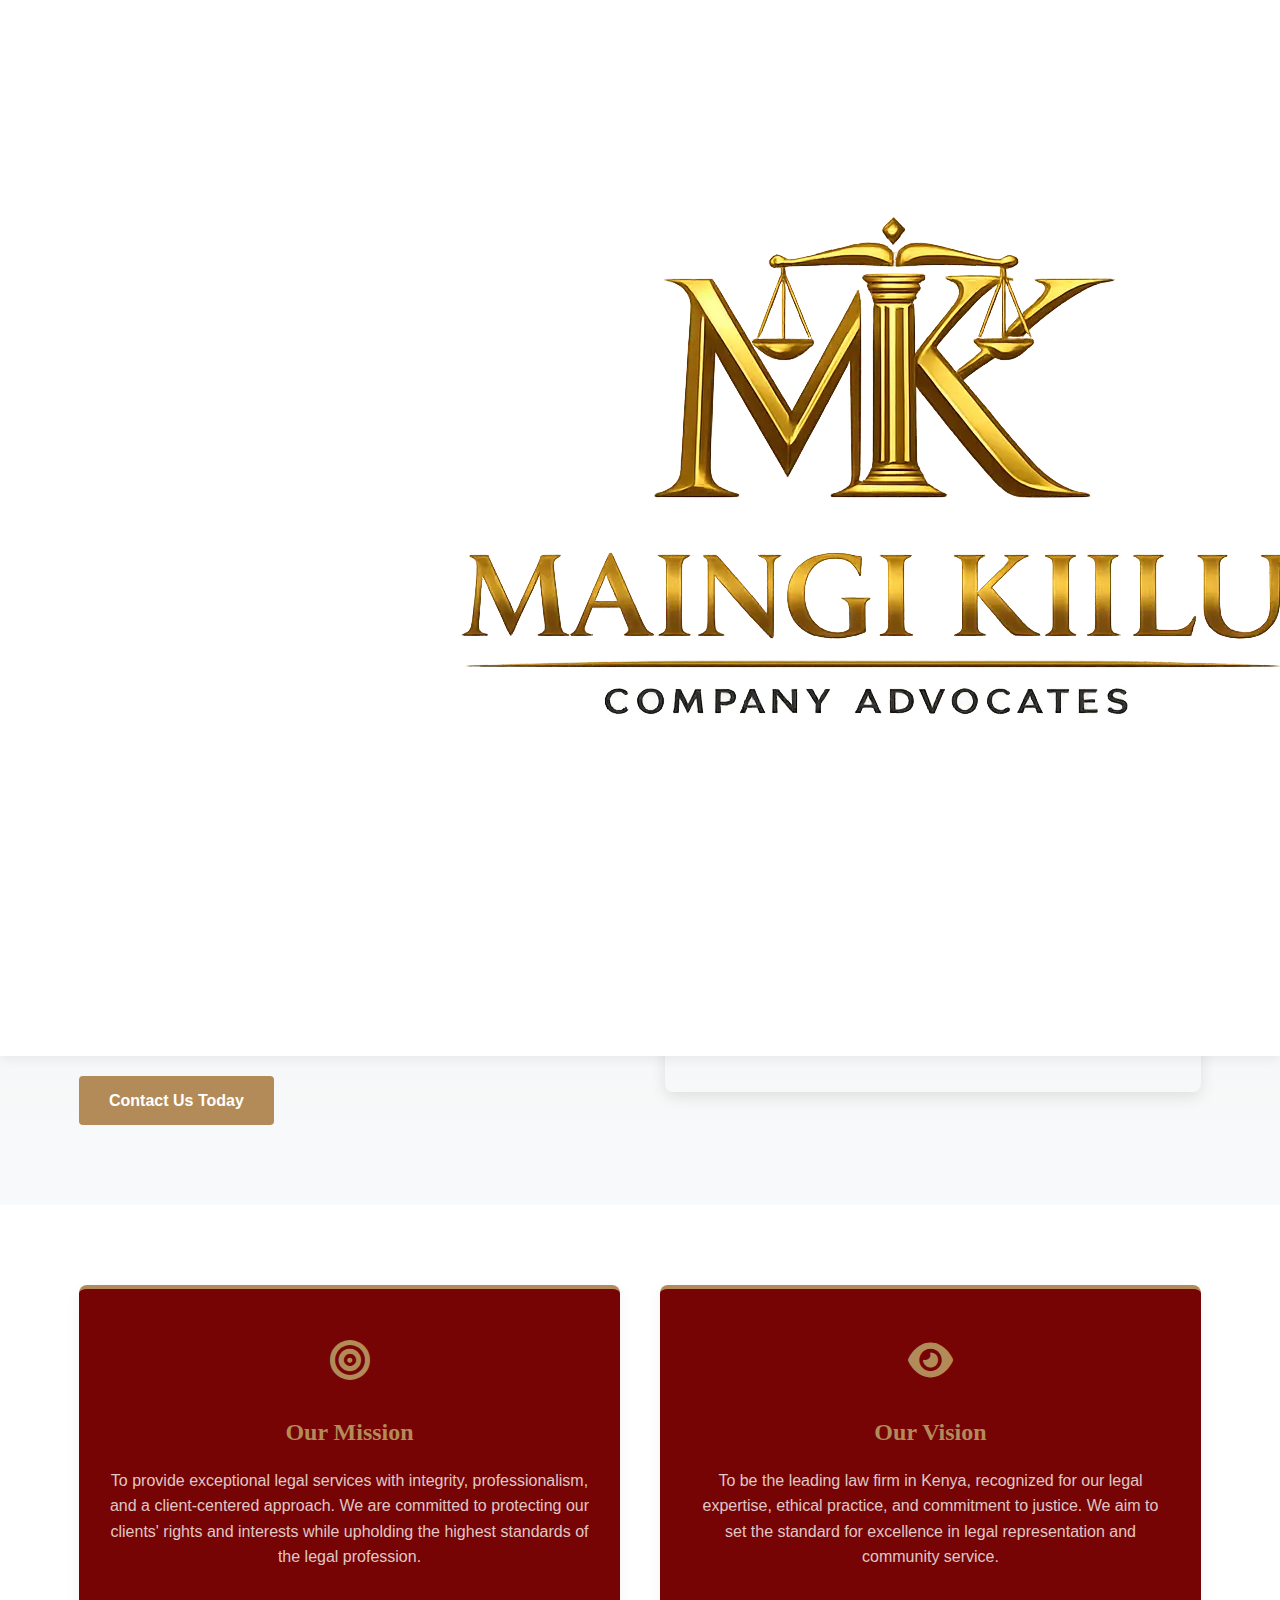
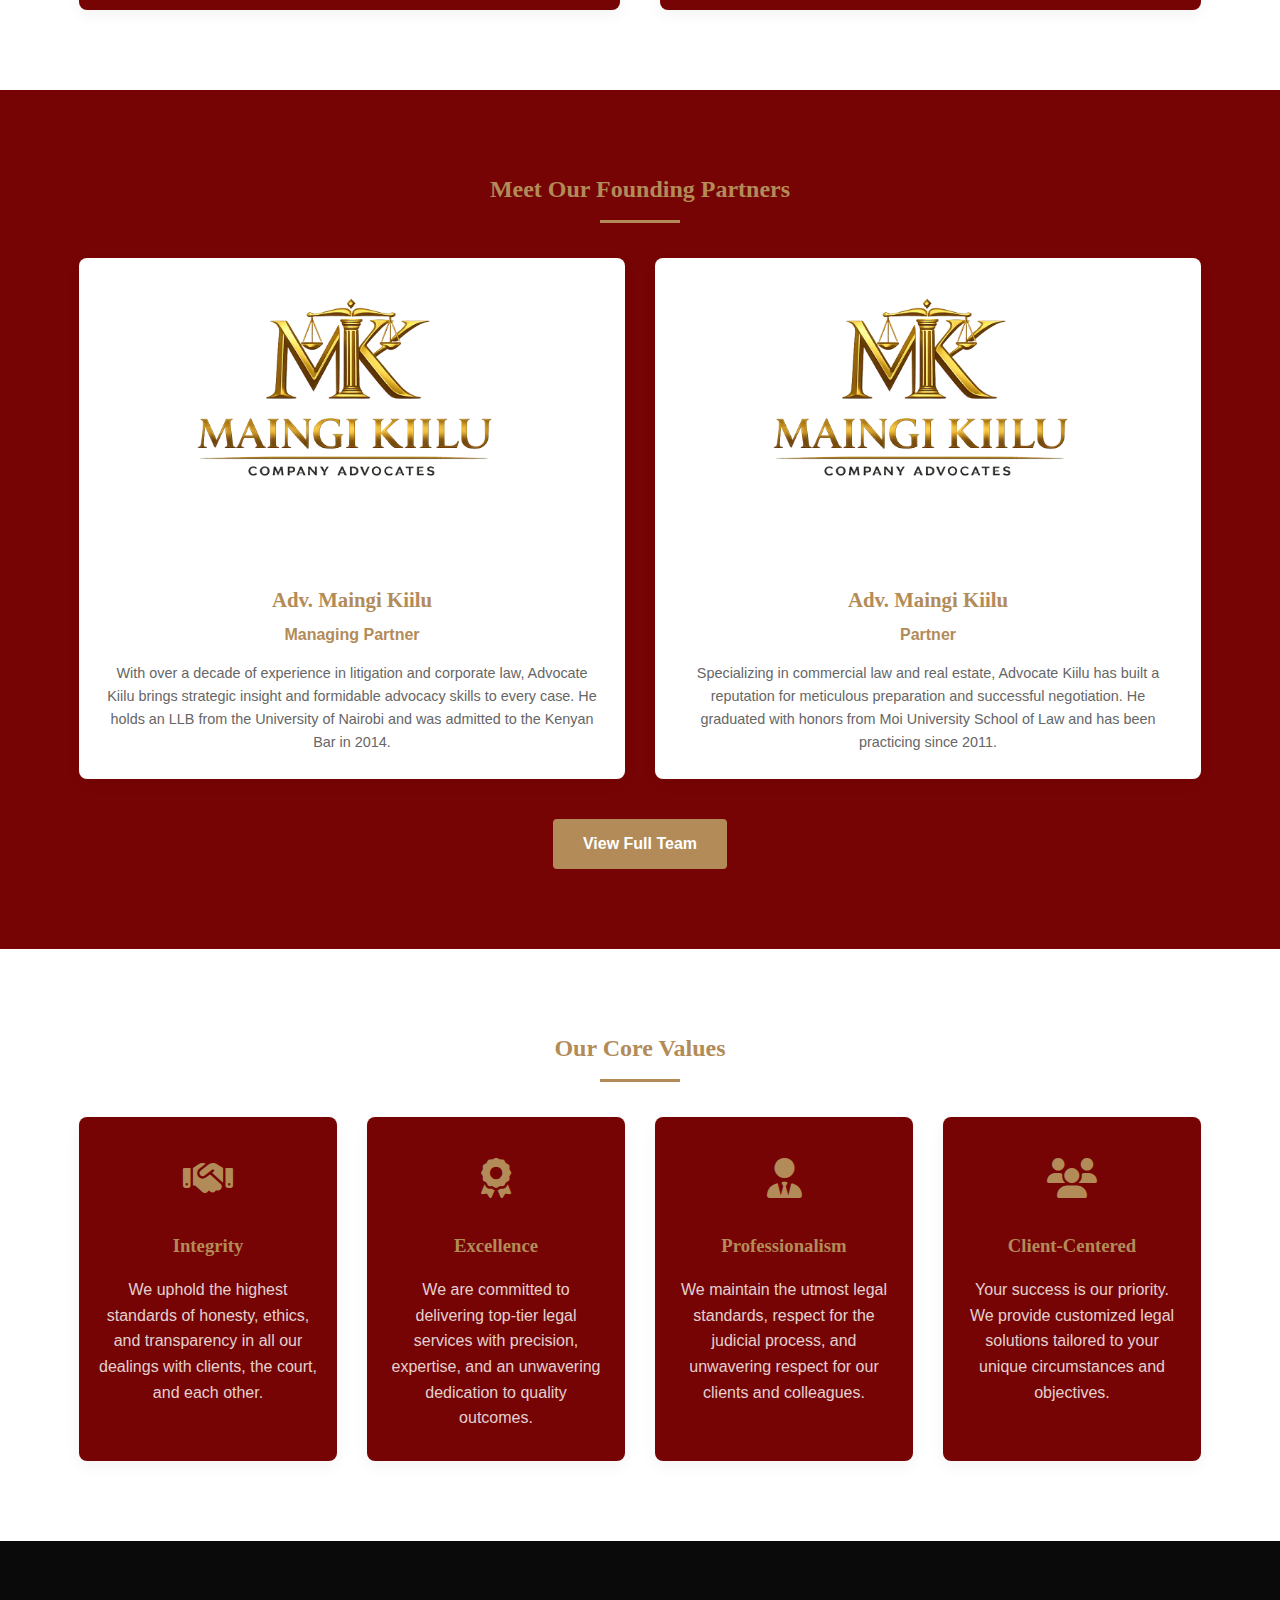
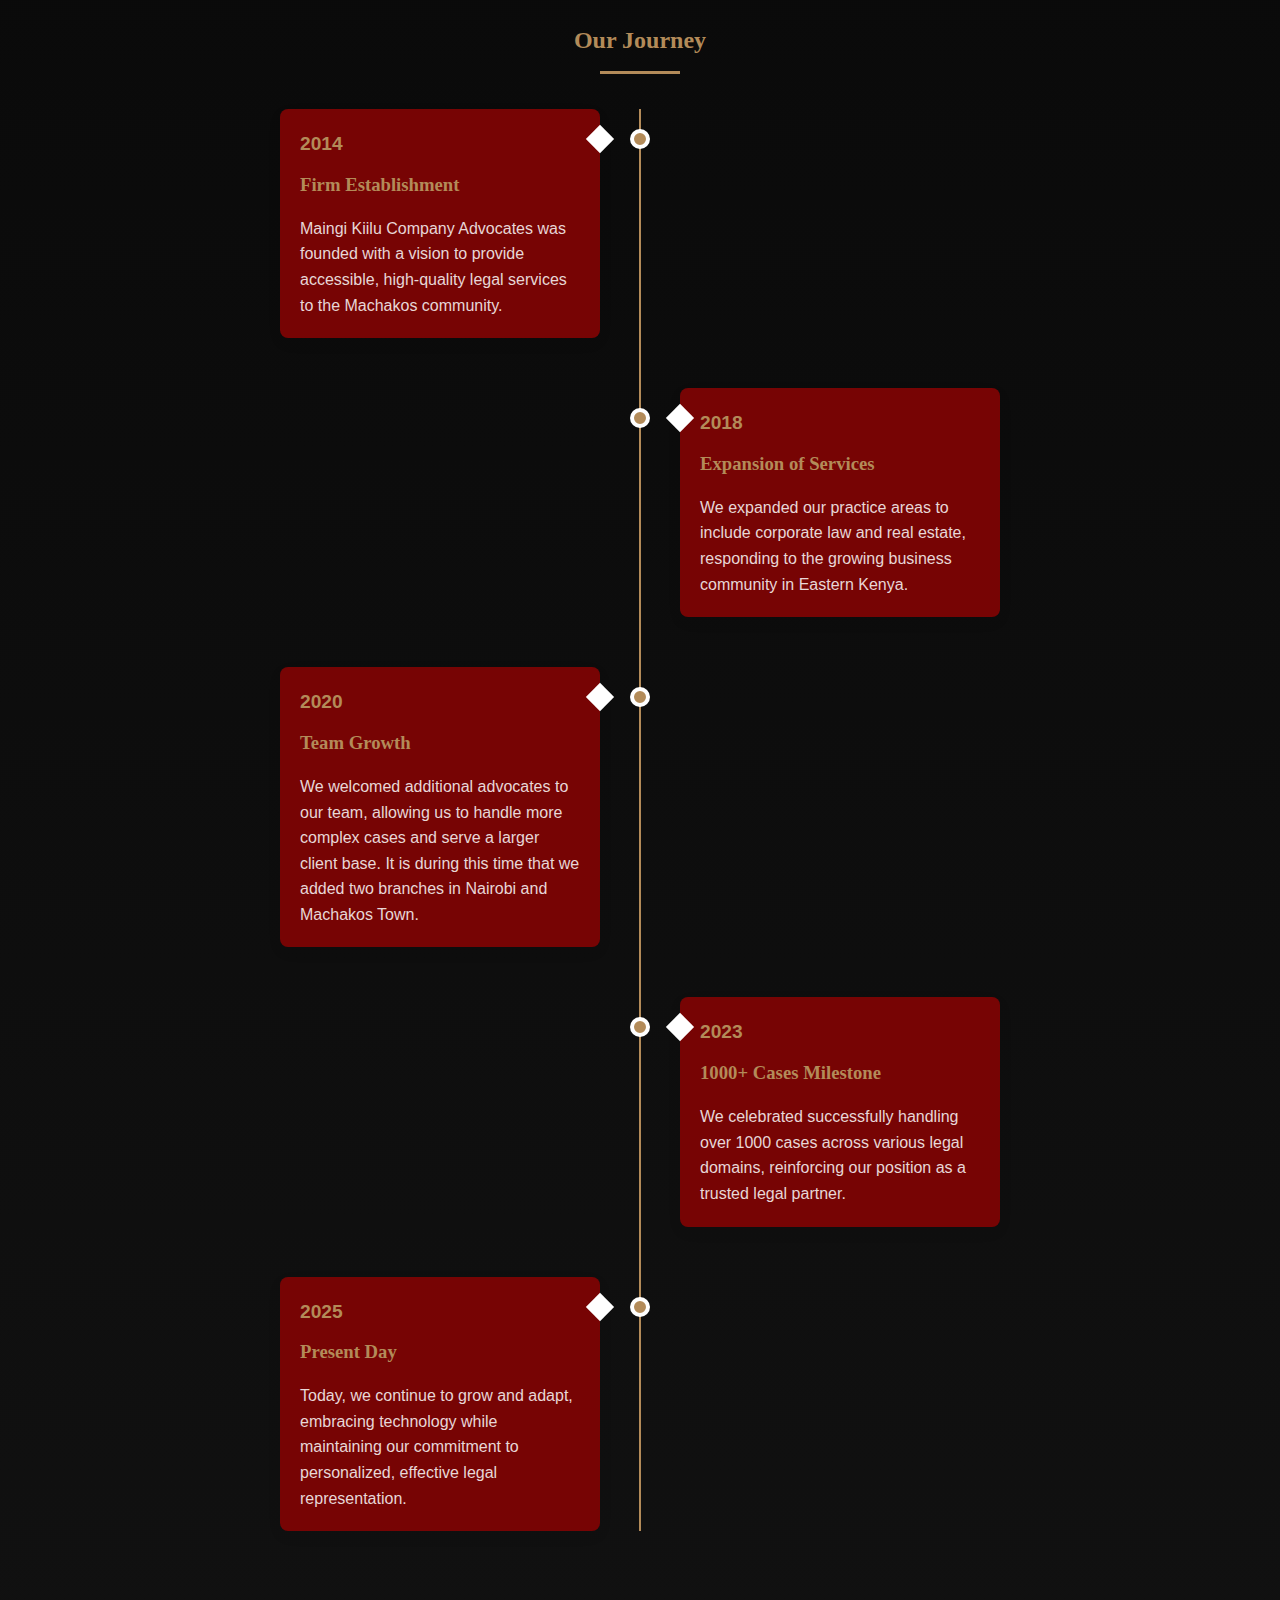
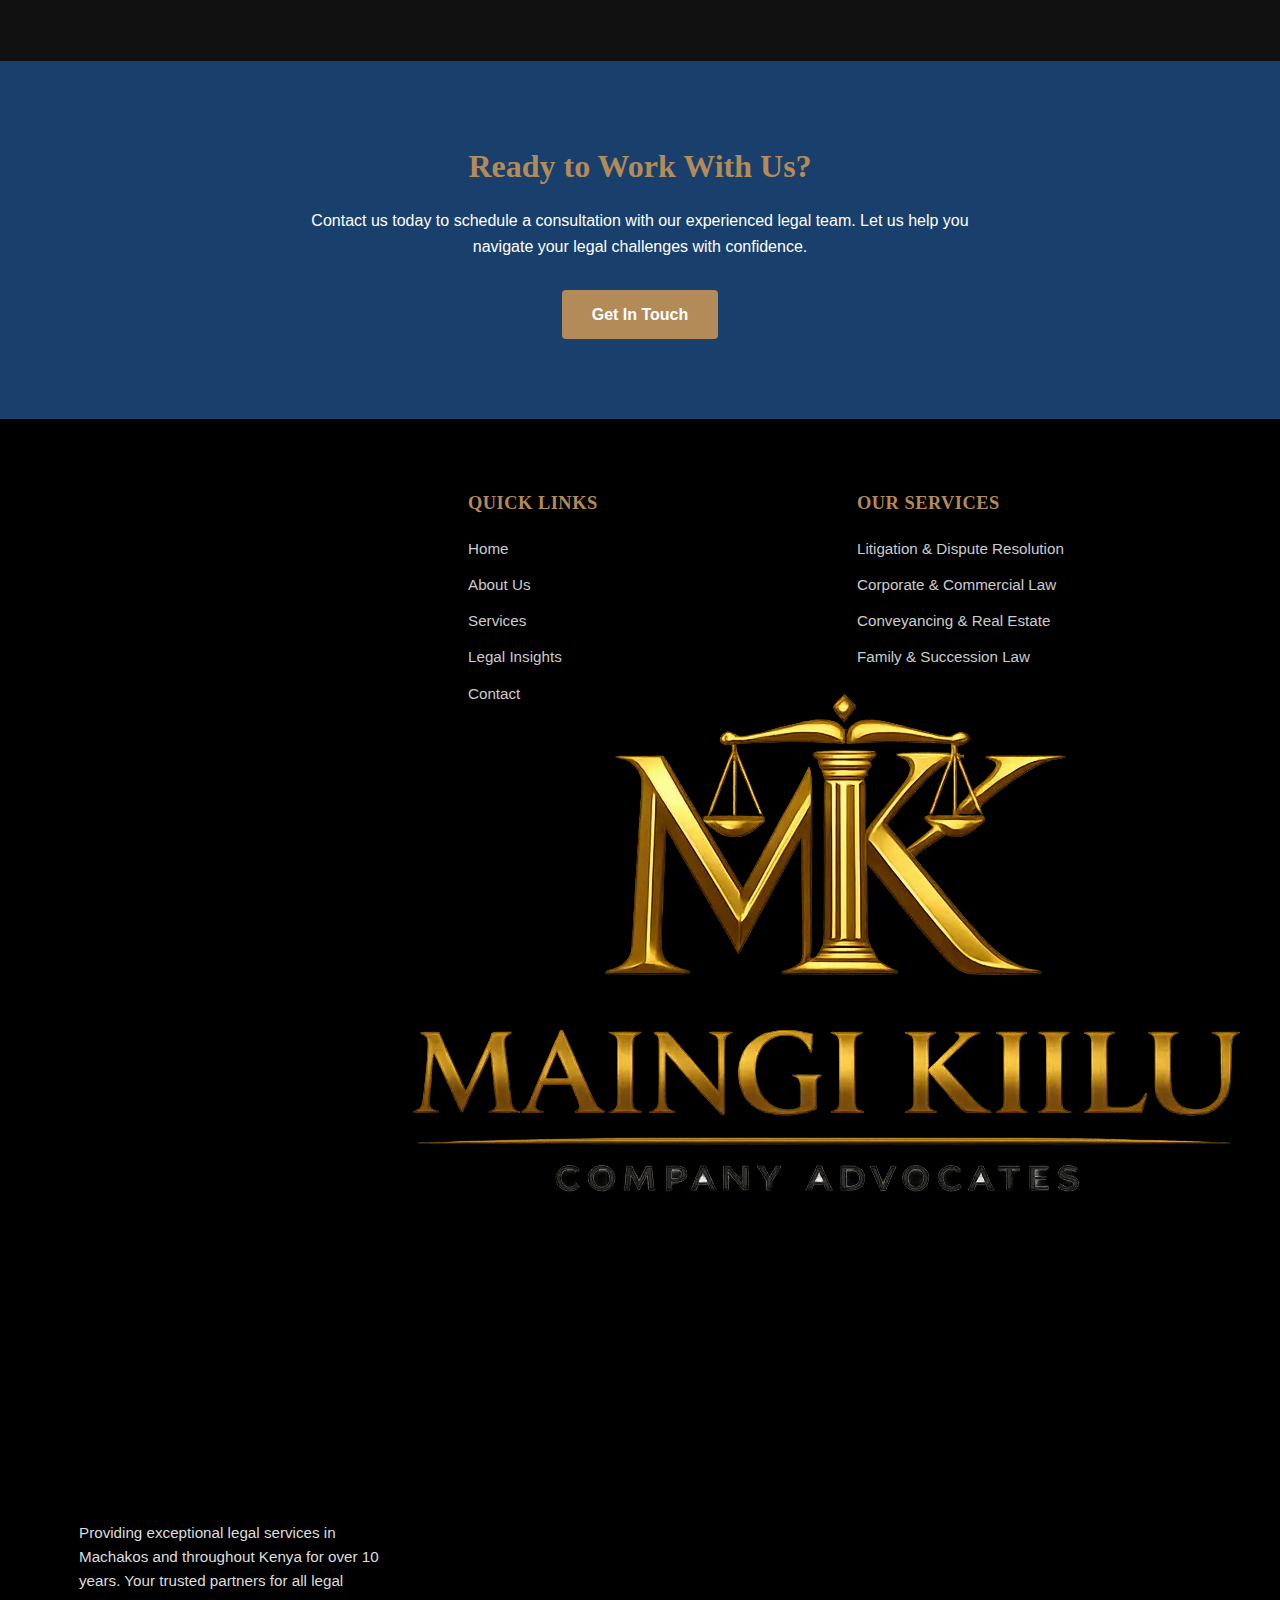
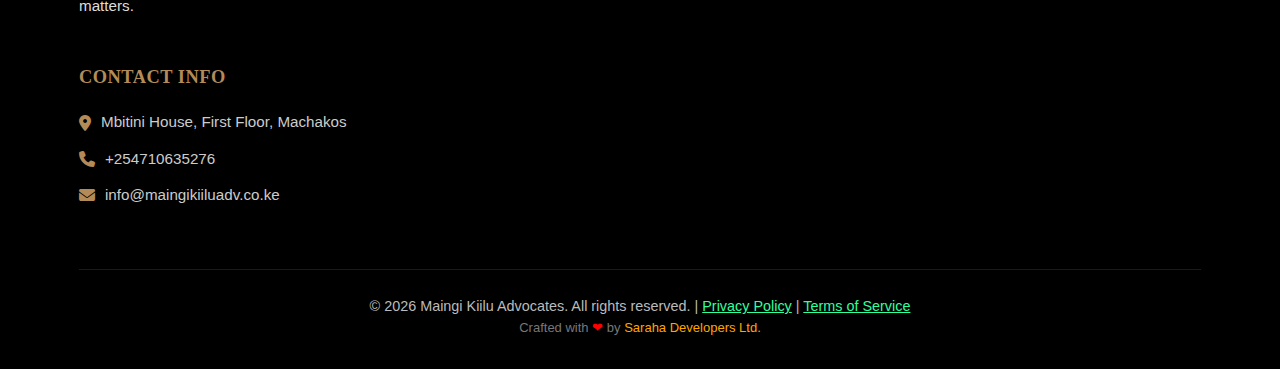
<file: about.html>
<!DOCTYPE html>
<html lang="en">
 <head>
  <!-- Basic Meta -->
  <meta charset="UTF-8" />
  <meta name="viewport" content="width=device-width, initial-scale=1.0" />
  <meta name="robots" content="index, follow, max-snippet:-1, max-image-preview:large, max-video-preview:-1" />
  <meta name="author" content="Maingi Kiilu Company Advocates" />
  <link rel="author" href="https://musyokamutindaadv.co.ke/humans.txt" />

  <!-- Page Title & Description -->
  <title>About Us | Maingi Kiilu Company Advocates</title>
  <meta name="description" content="Learn about Maingi Kiilu Company Advocates — our mission, vision, values, and commitment to providing trusted legal services in Kenya. Meet our team of experienced advocates." />
  <meta name="keywords" content="Maingi Kiilu Advocates, Kenyan law firm, about us, legal services Kenya, litigation, corporate law, real estate, family law, succession" />
  <link rel="canonical" href="https://musyokamutindaadv.co.ke/about.html" />

  <!-- Favicons & App Icons -->
  <link rel="icon" href="maingi-kiilu-favicon.webp" type="image/webp" />
  <link rel="apple-touch-icon" sizes="180x180" href="maingi-kiilu-favicon.webp" />
  <link rel="icon" type="image/png" sizes="512x512" href="maingi-kiilu-favicon.webp" />
  <link rel="manifest" href="site.webmanifest" />

  <!-- Open Graph / Facebook -->
  <meta property="og:type" content="website" />
  <meta property="og:title" content="About Us | Maingi Kiilu Company Advocates" />
  <meta property="og:description" content="Discover our mission, vision, values, and legal expertise. Maingi Kiilu Advocates provide dependable and strategic legal solutions for individuals and businesses in Kenya." />
  <meta property="og:url" content="https://musyokamutindaadv.co.ke/about.html" />
  <meta property="og:image" content="https://musyokamutindaadv.co.ke/full-favicon-512x512.png" />
  <meta property="og:image:alt" content="Maingi Kiilu Advocates favicon" />
  <meta property="og:image:width" content="512" />
  <meta property="og:image:height" content="512" />
  <meta property="og:site_name" content="Maingi Kiilu Company Advocates" />
  <meta property="og:locale" content="en_KE" />

  <!-- Twitter Card -->
  <meta name="twitter:card" content="summary_large_image" />
  <meta name="twitter:title" content="About Us | Maingi Kiilu Company Advocates" />
  <meta name="twitter:description" content="Learn about our mission, vision, values, and legal expertise. Maingi Kiilu Advocates provide dependable legal services in Kenya." />
  <meta name="twitter:image" content="https://musyokamutindaadv.co.ke/full-favicon-512x512.png" />
  <meta name="twitter:image:alt" content="Maingi Kiilu Advocates favicon" />

  <!-- Fonts -->
  <link rel="preconnect" href="https://fonts.googleapis.com" />
  <link rel="preconnect" href="https://fonts.gstatic.com" crossorigin />
  <link href="https://fonts.googleapis.com/css2?family=Jost:wght@300;400;500;600;700&display=swap" rel="stylesheet" />

  <!-- Icons -->
  <link rel="stylesheet" href="https://cdnjs.cloudflare.com/ajax/libs/font-awesome/6.4.0/css/all.min.css" />

  <!-- Main CSS -->
  <link rel="stylesheet" href="about.css" />

  <!-- Structured Data -->
  <script type="application/ld+json">
  {
    "@context": "https://schema.org",
    "@type": "Organization",
    "name": "Maingi Kiilu Company Advocates",
    "url": "https://musyokamutindaadv.co.ke/about.html",
    "favicon": "https://musyokamutindaadv.co.ke/full-favicon-512x512.png",
    "sameAs": [
      "https://www.facebook.com/yourpage",
      "https://twitter.com/yourhandle",
      "https://www.linkedin.com/company/yourcompany"
    ],
    "description": "Maingi Kiilu Advocates provide dependable and strategic legal solutions for individuals and businesses in Kenya. Our mission, vision, and core values guide our services."
  }
  </script>
</head>



  <body>
    <!-- Header & Navigation -->
    <header>
      <div class="container header-container">
        <a href="/" class="favicon">
          <img
            src="maingi-kiilu-favicon.webp"
            alt="Maingi Kiilu Advocates favicon"
            class="favicon-img"
          />
        </a>
        <div class="mobile-menu">
          <i class="fas fa-bars"></i>
        </div>
        <nav>
          <ul>
            <li><a href="index.html">Home</a></li>
            <li><a href="about.html" class="active">About</a></li>
            <li><a href="services.html">Services</a></li>
            <li><a href="blog.html">Legal Insights</a></li>
            <li><a href="team.html" >Our Team</a></li>
            <li><a href="contact.html">Contact</a></li>
            <li>
              <a href="contact.html" class="btn">Schedule Consultation</a>
            </li>
          </ul>
        </nav>
      </div>
    </header>

    <!-- Page Header -->
    <section class="page-header">
      <div class="container">
        <h1>About Our Firm</h1>
        <ul class="breadcrumb">
          <li><a href="index.html">Home</a></li>
          <li>|</li>
          <li>About Us</li>
        </ul>
      </div>
    </section>

    <!-- About Intro Section -->
    <section class="section about-intro">
      <div class="container">
        <div class="about-content">
          <div class="about-text">
            <h2>10+ Years of Legal Excellence</h2>
            <p>
              Founded over a decade ago, Maingi Kiilu Company Advocates
              has established itself as a premier law firm in Kenya.It has
              Branches in Nairobi and Machakos Town. Our firm was
              built on the principle that exceptional legal service should be
              accessible, personalized, and results-driven.
            </p>
            <p>
              Over the years, we have grown from a small practice to a respected
              firm with eight dedicated legal experts, each specializing in
              different areas of law to provide comprehensive legal solutions to
              our clients.
            </p>
            <p>
              Our track record of successfully handling over 1000 cases speaks
              to our commitment, expertise, and the trust our clients place in
              us. We take pride in our ability to navigate complex legal
              challenges and deliver favorable outcomes.
            </p>
            <br />
            <a href="contact.html" class="btn">Contact Us Today</a>
          </div>
          <div class="about-image">
            <img src="maingi-kiilu-favicon.webp" alt="Our Office" />
          </div>
        </div>
      </div>
    </section>

    <!-- Mission & Vision Section -->
    <section class="section">
      <div class="container">
        <div class="mission-vision">
          <div class="mission-card">
            <div class="mission-icon">
              <i class="fas fa-bullseye"></i>
            </div>
            <h2>Our Mission</h2>
            <p>
              To provide exceptional legal services with integrity,
              professionalism, and a client-centered approach. We are committed
              to protecting our clients' rights and interests while upholding
              the highest standards of the legal profession.
            </p>
          </div>
          <div class="vision-card">
            <div class="vision-icon">
              <i class="fas fa-eye"></i>
            </div>
            <h2>Our Vision</h2>
            <p>
              To be the leading law firm in Kenya, recognized for our legal
              expertise, ethical practice, and commitment to justice. We aim to
              set the standard for excellence in legal representation and
              community service.
            </p>
          </div>
        </div>
      </div>
    </section>

    <!-- Our Team Section -->
    <section class="section team">
      <div class="container">
        <h2 class="section-title">Meet Our Founding Partners</h2>
        <div class="team-grid">
          <div class="team-member">
            <div class="member-image">
              <img
                src="maingi-kiilu-favicon.webp"
                alt="Maingi Kiilu– Partner at Maingi Kiilu Company Advocates"
              />
            </div>
            <div class="member-info">
              <h3 class="member-name">Adv. Maingi Kiilu</h3>
              <p class="member-position">Managing Partner</p>
              <p class="member-bio">
                With over a decade of experience in litigation and corporate
                law, Advocate Kiilu brings strategic insight and formidable
                advocacy skills to every case. He holds an LLB from the
                University of Nairobi and was admitted to the Kenyan Bar in
                2014.
              </p>
            </div>
          </div>
          <div class="team-member">
            <div class="member-image">
              <img
                src="maingi-kiilu-favicon.webp"
                alt="Faith Musyoka– Partner at Maingi Kiilu Company Advocates"
              />
            </div>
            <div class="member-info">
              <h3 class="member-name">Adv. Maingi Kiilu</h3>
              <p class="member-position">Partner</p>
              <p class="member-bio">
                Specializing in commercial law and real estate, Advocate Kiilu
                has built a reputation for meticulous preparation and successful
                negotiation. He graduated with honors from Moi University
                School of Law and has been practicing since 2011.
              </p>
            </div>
          </div>
          
        </div>
        <div style="text-align: center; margin-top: 40px">
          <a href="team.html" class="btn">View Full Team</a>
        </div>
      </div>
    </section>

    <!-- Values Section -->
    <section class="section values">
      <div class="container">
        <h2 class="section-title">Our Core Values</h2>
        <div class="values-grid">
          <div class="value-card">
            <div class="value-icon">
              <i class="fas fa-handshake"></i>
            </div>
            <h3>Integrity</h3>
            <p>
              We uphold the highest standards of honesty, ethics, and
              transparency in all our dealings with clients, the court, and each
              other.
            </p>
          </div>
          <div class="value-card">
            <div class="value-icon">
              <i class="fas fa-award"></i>
            </div>
            <h3>Excellence</h3>
            <p>
              We are committed to delivering top-tier legal services with
              precision, expertise, and an unwavering dedication to quality
              outcomes.
            </p>
          </div>
          <div class="value-card">
            <div class="value-icon">
              <i class="fas fa-user-tie"></i>
            </div>
            <h3>Professionalism</h3>
            <p>
              We maintain the utmost legal standards, respect for the judicial
              process, and unwavering respect for our clients and colleagues.
            </p>
          </div>
          <div class="value-card">
            <div class="value-icon">
              <i class="fas fa-users"></i>
            </div>
            <h3>Client-Centered</h3>
            <p>
              Your success is our priority. We provide customized legal
              solutions tailored to your unique circumstances and objectives.
            </p>
          </div>
        </div>
      </div>
    </section>

    <!-- History Section -->
    <section class="section history">
      <div class="container">
        <h2 class="section-title">Our Journey</h2>
        <div class="timeline">
          <div class="timeline-item">
            <div class="timeline-marker"></div>
            <div class="timeline-content">
              <div class="timeline-year">2014</div>
              <h3>Firm Establishment</h3>
              <p>
                Maingi Kiilu Company Advocates was founded with a vision
                to provide accessible, high-quality legal services to the
                Machakos community.
              </p>
            </div>
          </div>
          <div class="timeline-item">
            <div class="timeline-marker"></div>
            <div class="timeline-content">
              <div class="timeline-year">2018</div>
              <h3>Expansion of Services</h3>
              <p>
                We expanded our practice areas to include corporate law and real
                estate, responding to the growing business community in Eastern
                Kenya.
              </p>
            </div>
          </div>
          <div class="timeline-item">
            <div class="timeline-marker"></div>
            <div class="timeline-content">
              <div class="timeline-year">2020</div>
              <h3>Team Growth</h3>
              <p>
                We welcomed  additional advocates to our team, allowing us
                to handle more complex cases and serve a larger client base. It
                is during this time that we added two branches in Nairobi and
                Machakos Town.
              </p>
            </div>
          </div>
          <div class="timeline-item">
            <div class="timeline-marker"></div>
            <div class="timeline-content">
              <div class="timeline-year">2023</div>
              <h3>1000+ Cases Milestone</h3>
              <p>
                We celebrated successfully handling over 1000 cases across
                various legal domains, reinforcing our position as a trusted
                legal partner.
              </p>
            </div>
          </div>
          <div class="timeline-item">
            <div class="timeline-marker"></div>
            <div class="timeline-content">
              <div class="timeline-year">2025</div>
              <h3>Present Day</h3>
              <p>
                Today, we continue to grow and adapt, embracing technology while
                maintaining our commitment to personalized, effective legal
                representation.
              </p>
            </div>
          </div>
        </div>
      </div>
    </section>

    <!-- CTA Section -->
    <section class="cta">
      <div class="container">
        <h1>Ready to Work With Us?</h1>
        <p>
          Contact us today to schedule a consultation with our experienced legal
          team. Let us help you navigate your legal challenges with confidence.
        </p>
        <a href="contact.html" class="btn">Get In Touch</a>
      </div>
    </section>

    <!-- Footer -->
    <footer>
      <div class="container">
        <div class="footer-content">
          <div class="footer-about">
            <a href="/" class="footer-favicon">
              <img
                src="maingi-kiilu-favicon.webp"
                alt="Maingi Kiilu Advocates favicon"
              />
            </a>
            <p>
              Providing exceptional legal services in Machakos and throughout
              Kenya for over 10 years. Your trusted partners for all legal
              matters.
            </p>
          </div>

          <div class="footer-links">
            <h3>Quick Links</h3>
            <ul>
              <li><a href="index.html">Home</a></li>
              <li><a href="about.html">About Us</a></li>
              <li><a href="services.html">Services</a></li>
              <li><a href="blog.html">Legal Insights</a></li>
              <li><a href="contact.html">Contact</a></li>
            </ul>
          </div>

          <div class="footer-services">
            <h3>Our Services</h3>
            <ul>
              <li>
                <a href="services.html#litigation"
                  >Litigation & Dispute Resolution</a
                >
              </li>
              <li>
                <a href="services.html#corporate">Corporate & Commercial Law</a>
              </li>
              <li>
                <a href="services.html#conveyancing"
                  >Conveyancing & Real Estate</a
                >
              </li>
              <li>
                <a href="services.html#family">Family & Succession Law</a>
              </li>
            </ul>
          </div>

          <div class="footer-contact">
            <h3>Contact Info</h3>
            <ul>
              <li>
                <i class="fas fa-map-marker-alt"></i
                ><a href="https://maps.app.goo.gl/bQXJiD5MvQAobW3GA">
                  Mbitini House, First Floor, Machakos</a
                >
              </li>
             
              <li>
                <i class="fas fa-phone"></i>
                <a href="tel:+254710635276"> +254710635276</a>
              </li>
              <li>
                <i class="fas fa-envelope"></i
                ><a href="mailto:info@maingikiiluadv.co.ke">
                  info@maingikiiluadv.co.ke</a
                >
              </li>
            </ul>
          </div>
        </div>
         <div class="copyright">
                <p>&copy; <span id="y"></span> Maingi Kiilu Advocates. All rights reserved. | <a href="#" style="color:rgb(47, 255, 158);">Privacy Policy</a> | <a href="#" style="color:rgb(47, 255, 158);">Terms of Service</a></p>
              <script>document.getElementById("y").textContent=new Date().getFullYear()</script>

          <p style="margin: 0; font-size: 13px; color: #777">
            Crafted with <span style="color: red">❤</span> by
            <a
              href="https://sarahadevelopers.co.ke"
              target="_blank"
              rel="noopener"
              style="color: orange; text-decoration: none; font-weight: 500"
            >
              Saraha Developers Ltd.
            </a>
          </p>
            </div>
      </div>
    </footer>
    <!-- WhatsApp Float -->
    <a href="https://wa.me/254710635276" class="whatsapp-float" target="_blank">
      <i class="fab fa-whatsapp"></i>
    </a>
    <script src="about.js"></script>
  </body>
</html>
</file>
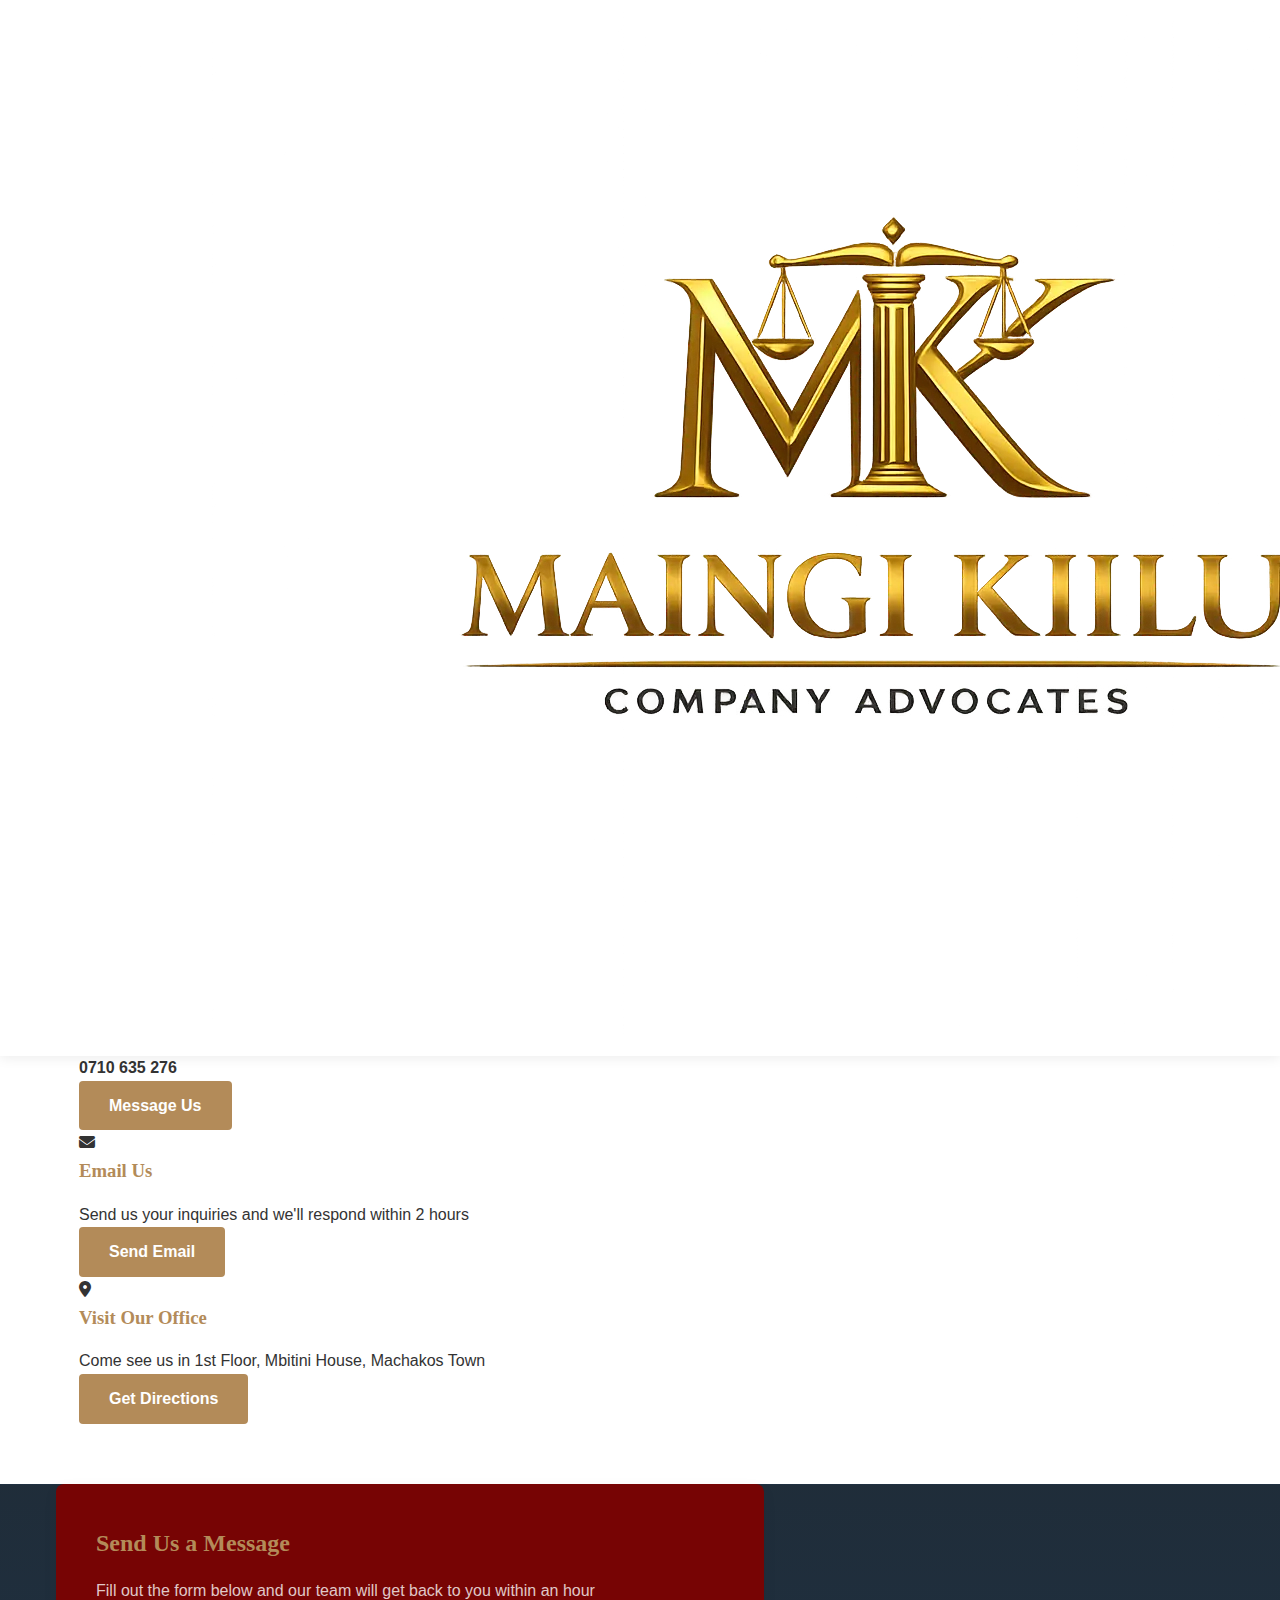
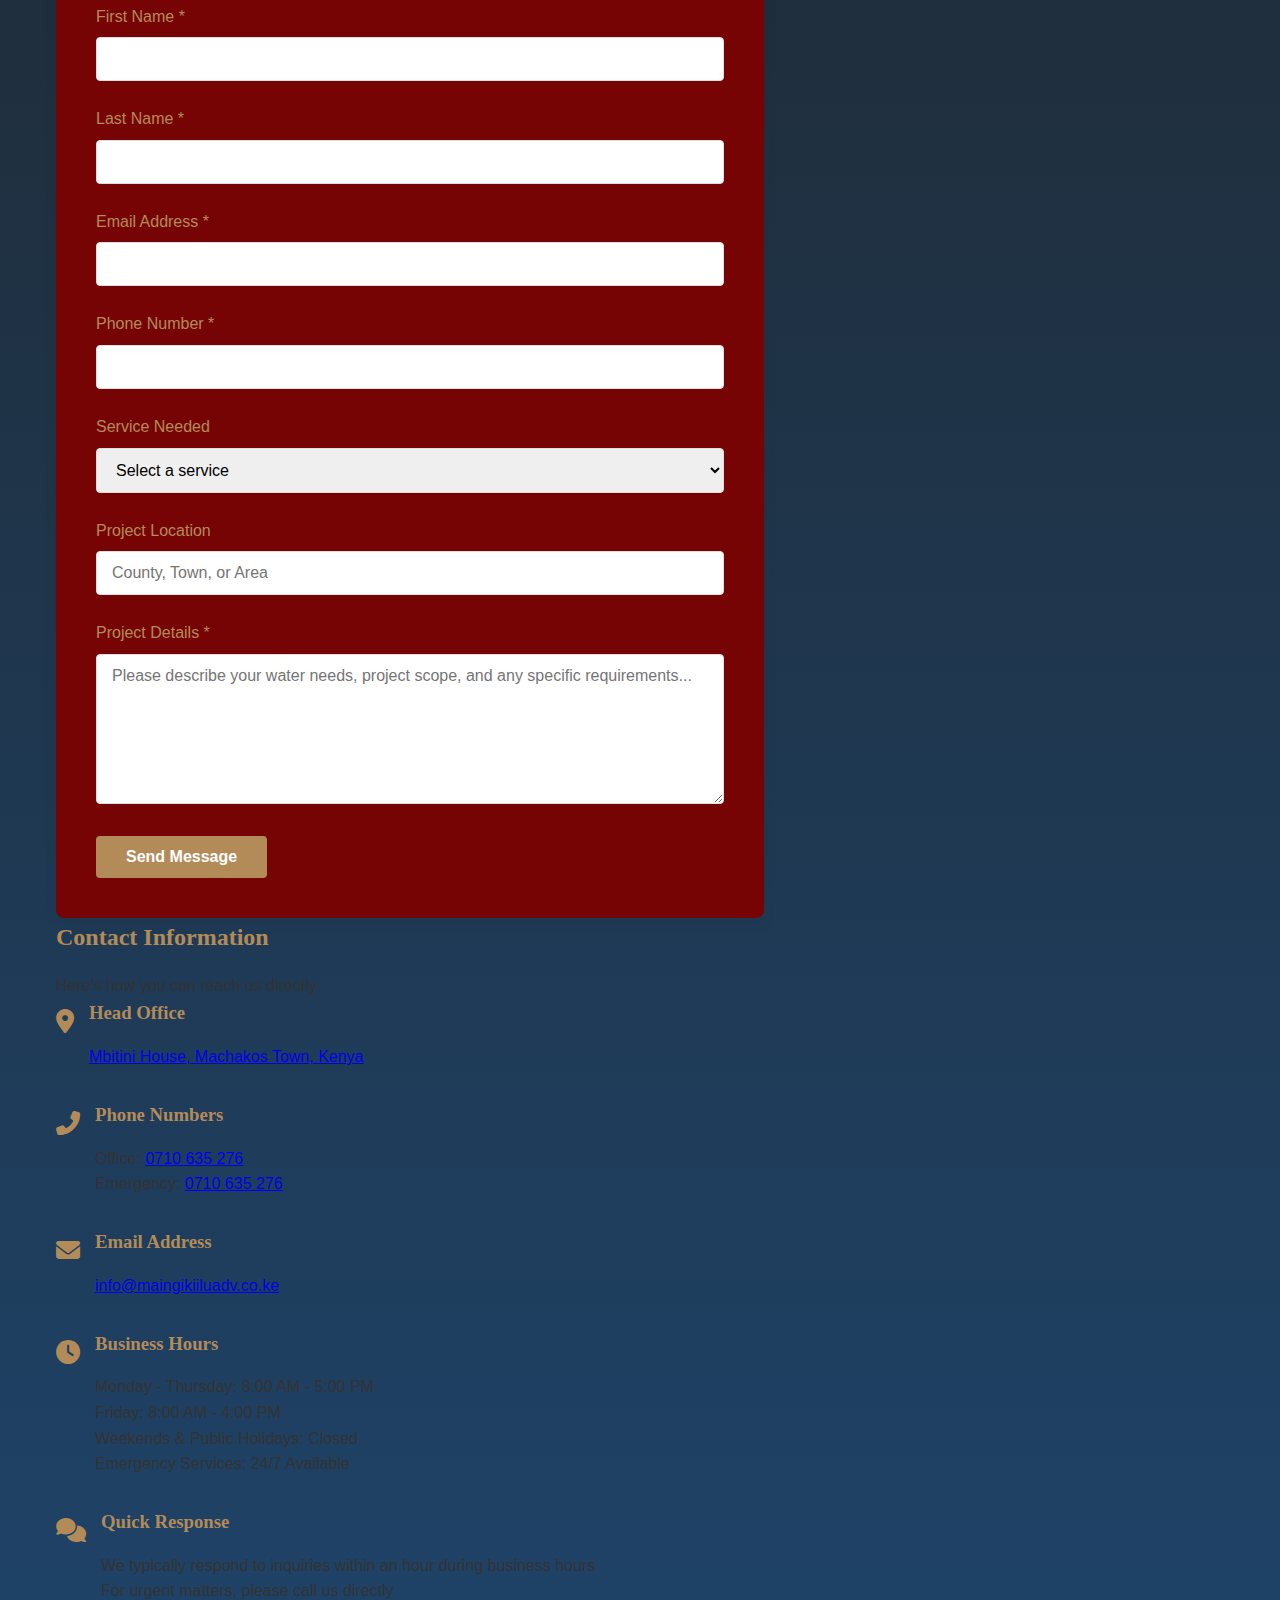
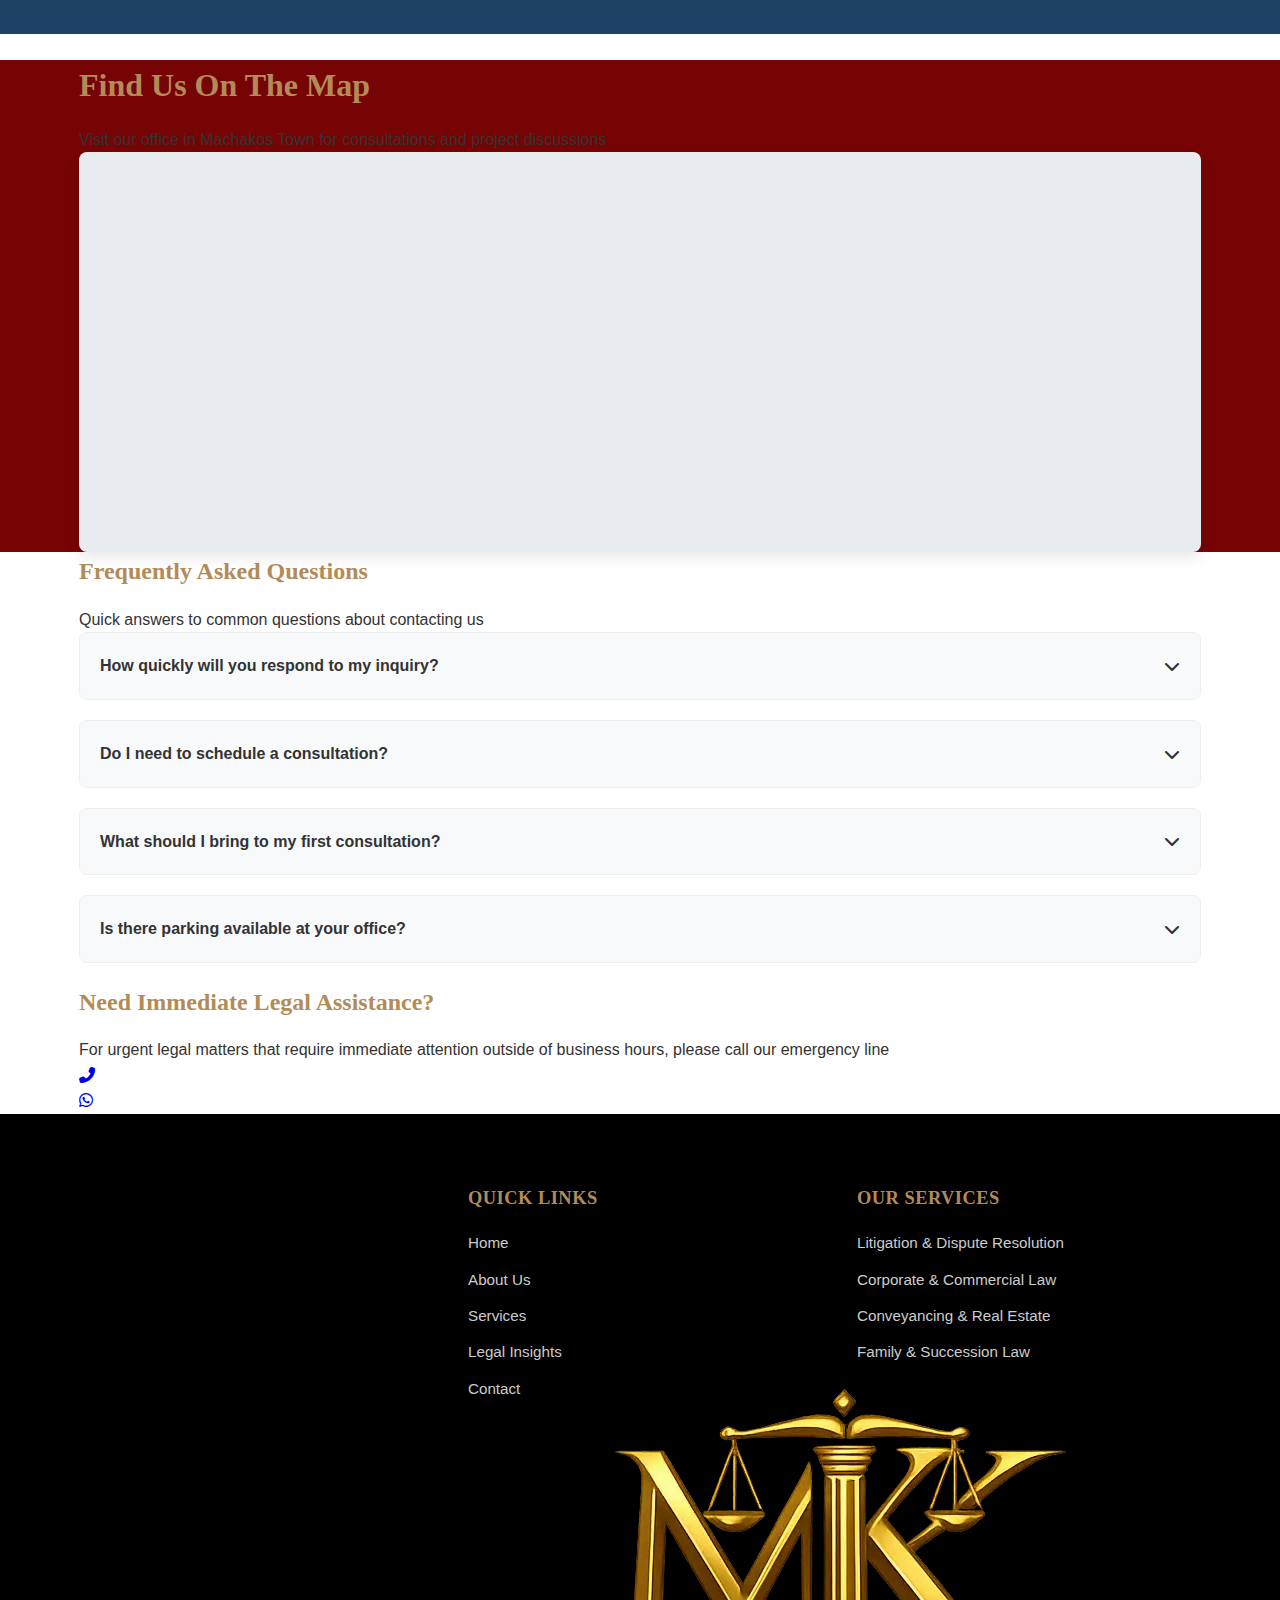
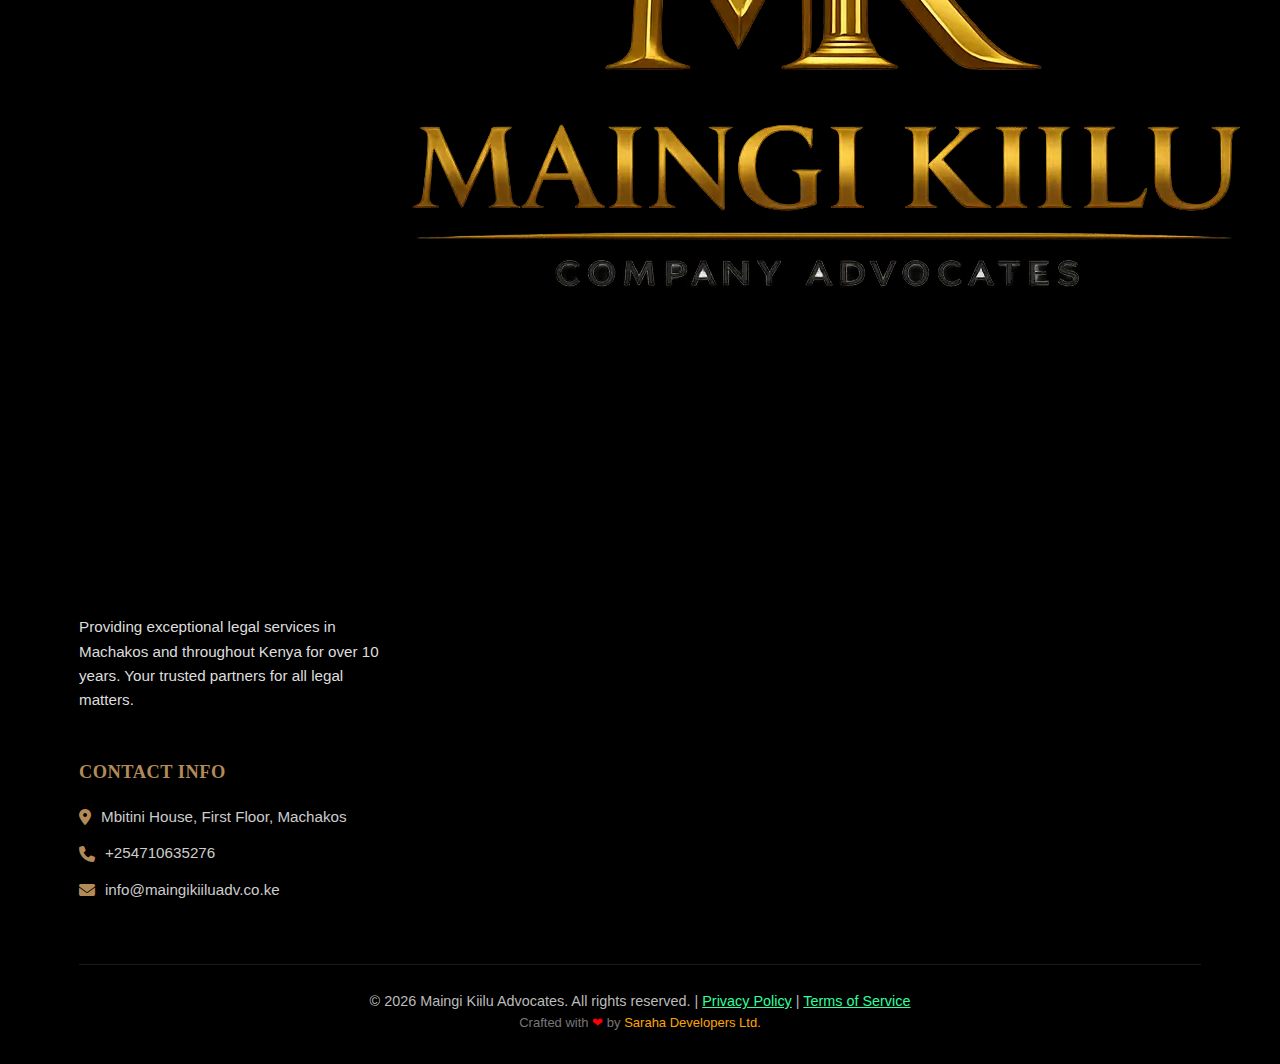
<file: contact.html>
<!DOCTYPE html>
<html lang="en">
   <head>
  <!-- Basic Meta -->
  <meta charset="UTF-8" />
  <meta name="viewport" content="width=device-width, initial-scale=1.0" />
  <meta name="robots" content="index, follow, max-image-preview:large, max-snippet:-1, max-video-preview:-1" />
  <meta name="author" content="Maingi Kiilu Advocates" />

  <!-- Page Title & Description -->
  <title>Contact Our Legal Team in Kenya | Maingi Kiilu Advocates</title>
  <meta name="description" content="Reach Maingi Kiilu Advocates for legal consultations, representation, and inquiries in Machakos and across Kenya. Professional, responsive legal support." />
  
  <!-- Canonical URL -->
  <link rel="canonical" href="https://musyokamutindaadv.co.ke/contact" />

 <!-- Favicons & App Icons -->
  <link rel="icon" href="maingi-kiilu-favicon.webp" type="image/webp" />
  <link rel="apple-touch-icon" sizes="180x180" href="maingi-kiilu-favicon.webp" />
  <link rel="icon" type="image/png" sizes="512x512" href="maingi-kiilu-favicon.webp" />
  <link rel="manifest" href="site.webmanifest" />

  <!-- Open Graph / Facebook -->
  <meta property="og:title" content="Contact Maingi Kiilu Advocates – Legal Services in Kenya" />
  <meta property="og:description" content="Get in touch with our law firm for consultations, legal representation, or inquiries. Serving Machakos and clients across Kenya." />
  <meta property="og:type" content="website" />
  <meta property="og:url" content="https://musyokamutindaadv.co.ke/contact" />
  <meta property="og:image" content="https://musyokamutindaadv.co.ke/full-favicon-512x512.png" />
  <meta property="og:site_name" content="Maingi Kiilu Advocates" />

  <!-- Twitter Card -->
  <meta name="twitter:card" content="summary_large_image" />
  <meta name="twitter:title" content="Contact Maingi Kiilu Advocates – Legal Services in Kenya" />
  <meta name="twitter:description" content="Get in touch with our law firm for consultations, legal representation, or inquiries. Serving Machakos and clients across Kenya." />
  <meta name="twitter:image" content="https://musyokamutindaadv.co.ke/full-favicon-512x512.png" />

  <!-- Fonts & Icons -->
  <link rel="stylesheet" href="https://cdnjs.cloudflare.com/ajax/libs/font-awesome/6.4.0/css/all.min.css" />
  <link href="https://fonts.googleapis.com/css2?family=Jost:wght@300;400;500;600;700;800&display=swap" rel="stylesheet" />

  <!-- Page Styles -->
  <link rel="stylesheet" href="contact.css" />

  <!-- JSON-LD Structured Data: Legal Service -->
  <script type="application/ld+json">
  {
    "@context": "https://schema.org",
    "@type": "LegalService",
    "name": "Maingi Kiilu Advocates",
    "image": "https://musyokamutindaadv.co.ke/full-favicon-512x512.png",
    "url": "https://musyokamutindaadv.co.ke",
    "telephone": "+254710635276",
    "email": "info@maingikiiluadv.co.ke",
    "address": {
      "@type": "PostalAddress",
      "streetAddress": "Mbitini House, Opposite Kwetu Sacco, First Floor",
      "addressLocality": "Machakos Town",
      "addressRegion": "Machakos",
      "postalCode": "",
      "addressCountry": "KE"
    },
    "areaServed": "Kenya",
    "priceRange": "$$$"
  }
  </script>
</head>

  <body>
    <!-- Header & Navigation -->
    <header>
      <div class="container header-container">
        <a href="/" class="favicon">
          <img
            src="maingi-kiilu-favicon.webp"
            alt="Maingi Kiilu Advocates favicon"
            class="favicon-img"
          />
        </a>
        <div class="mobile-menu">
          <i class="fas fa-bars"></i>
        </div>
        <nav>
          <ul>
            <li><a href="index.html">Home</a></li>
            <li><a href="about.html">About</a></li>
            <li><a href="services.html">Services</a></li>
            <li><a href="blog.html">Legal Insights</a></li>
            <li><a href="team.html">Our Team</a></li>
            <li><a href="contact.html" class="active">Contact</a></li>
            <li>
              <a href="contact.html" class="btn">Schedule Consultation</a>
            </li>
          </ul>
        </nav>
      </div>
    </header>

    <!-- Page Header -->
    <section class="page-header">
      <div class="container">
        <h1>Contact Our Legal Team</h1>

        <div class="breadcrumb">
          <a href="/">Home</a>
          <span>/</span>
          <a href="contact.html">Contact Us</a>
        </div>
      </div>
    </section>

    <!-- Contact Methods -->
    <section class="section-padding contact-methods">
      <div class="container">
        <div class="text-center">
          <h2>Get In Touch With Us</h2>
          <div class="contact-intro">
            <p>
              We're here to help with your legal needs. Whether you have
              questions about our services, need to schedule a consultation, or
              require immediate legal assistance, our team is ready to assist
              you.
            </p>
          </div>
        </div>

        <div class="methods-grid">
          <div class="method-card">
            <div class="method-icon">
              <i class="fas fa-phone-alt"></i>
            </div>
            <h3>Call Us</h3>
            <div class="method-details">
              <p>Speak directly with our legal team during business hours</p>
              <p><strong>0710 635 276</strong></p>
            </div>
            <a href="tel:+254710635276" class="btn btn-primary">Call Now</a>
          </div>

          <div class="method-card">
            <div class="method-icon">
              <i class="fab fa-whatsapp"></i>
            </div>
            <h3>WhatsApp</h3>
            <div class="method-details">
              <p>Quick responses via WhatsApp</p>
              <p><strong>0710 635 276</strong></p>
            </div>
            <a
              href="https://wa.me/254710635276"
              class="btn btn-primary"
              target="_blank"
              >Message Us</a
            >
          </div>

          <div class="method-card">
            <div class="method-icon">
              <i class="fas fa-envelope"></i>
            </div>
            <h3>Email Us</h3>
            <div class="method-details">
              <p>Send us your inquiries and we'll respond within 2 hours</p>
              <p><strong></strong></p>
            </div>
            <a
              href="mailto:info@maingikiiluadv.co.ke"
              class="btn btn-primary"
              >Send Email</a
            >
          </div>

          <div class="method-card">
            <div class="method-icon">
              <i class="fas fa-map-marker-alt"></i>
            </div>
            <h3>Visit Our Office</h3>
            <div class="method-details">
              <p>Come see us in <strong></strong>1st Floor, Mbitini House,</strong>
             Machakos Town</strong></p>
            </div>
            <a
              href="https://maps.app.goo.gl/bQXJiD5MvQAobW3GA"
              class="btn btn-primary"
              >Get Directions</a
            >
          </div>
        </div>
      </div>
    </section>

    <!-- Contact Form & Info -->
    <section class="contact-main">
      <div class="container">
        <div class="contact-container">
          <!-- Contact Form -->
          <div class="contact-form-container">
            <h2>Send Us a Message</h2>
            <p>
              Fill out the form below and our team will get back to you within
              an hour
            </p>

            <form id="contactForm">
              <div class="form-row">
                <div class="form-group">
                  <label for="firstName">First Name *</label>
                  <input
                    type="text"
                    id="firstName"
                    class="form-control"
                    required
                  />
                </div>

                <div class="form-group">
                  <label for="lastName">Last Name *</label>
                  <input
                    type="text"
                    id="lastName"
                    class="form-control"
                    required
                  />
                </div>
              </div>

              <div class="form-row">
                <div class="form-group">
                  <label for="email">Email Address *</label>
                  <input
                    type="email"
                    id="email"
                    class="form-control"
                    required
                  />
                </div>

                <div class="form-group">
                  <label for="phone">Phone Number *</label>
                  <input type="tel" id="phone" class="form-control" required />
                </div>
              </div>

              <div class="form-group">
                <label for="service">Service Needed</label>
                <select id="service" class="form-control">
                  <option value="">Select a service</option>
                  <option value="litigation">
                    Litigation & Dispute Resolution
                  </option>
                  <option value="corporate">Corporate & Commercial Law</option>
                  <option value="real-estate">
                    Conveyancing & Real Estate
                  </option>
                  <option value="family">Family & Succession Law</option>
                  <option value="criminal">Criminal Defense</option>
                  <option value="human-rights">
                    Constitutional & Human Rights
                  </option>
                  <option value="other">CPR</option>
                </select>
              </div>

              <div class="form-group">
                <label for="location">Project Location</label>
                <input
                  type="text"
                  id="location"
                  class="form-control"
                  placeholder="County, Town, or Area"
                />
              </div>

              <div class="form-group">
                <label for="message">Project Details *</label>
                <textarea
                  id="message"
                  class="form-control"
                  placeholder="Please describe your water needs, project scope, and any specific requirements..."
                  required
                ></textarea>
              </div>

              <button type="submit" class="btn btn-primary">
                Send Message
              </button>
            </form>
          </div>

          <!-- Contact Information -->
          <div class="contact-info-container">
            <h2>Contact Information</h2>
            <p>Here's how you can reach us directly</p>

            <div class="info-item">
              <div class="info-icon">
                <i class="fas fa-map-marker-alt"></i>
              </div>
              <div class="info-content">
                <h3>Head Office</h3>
                <p>
                  <a href="https://maps.app.goo.gl/bQXJiD5MvQAobW3GA">
                    Mbitini House, Machakos Town, Kenya</a
                  >    
              </li>
             </p>
              </div>
            </div>

            <div class="info-item">
              <div class="info-icon">
                <i class="fas fa-phone-alt"></i>
              </div>
              <div class="info-content">
                <h3>Phone Numbers</h3>

                <p>
                  Office: <a href="tel:+254710635276">0710 635 276</a
                  ><br />Emergency: <a href="tel:254710635276">0710 635 276</a>
                </p>
              </div>
            </div>

            <div class="info-item">
              <div class="info-icon">
                <i class="fas fa-envelope"></i>
              </div>
              <div class="info-content">
                <h3>Email Address</h3>
                <a href="mailto:info@maingikiiluadv.co.ke"
                  >info@maingikiiluadv.co.ke
                </a>
              </div>
            </div>

            <div class="info-item">
              <div class="info-icon">
                <i class="fas fa-clock"></i>
              </div>
              <div class="info-content">
                <h3>Business Hours</h3>
                <p>Monday - Thursday: 8:00 AM - 5:00 PM</p>
                <p>Friday: 8:00 AM - 4:00 PM</p>
                <p>Weekends & Public Holidays: Closed</p>
                <div class="business-hours">
                  <div class="hours-item">
                    <span>Emergency Services:</span>
                    <span>24/7 Available</span>
                  </div>
                </div>
              </div>
            </div>

            <div class="info-item">
              <div class="info-icon">
                <i class="fas fa-comments"></i>
              </div>
              <div class="info-content">
                <h3>Quick Response</h3>
                <p>
                  We typically respond to inquiries within an hour during
                  business hours
                </p>
                <p>For urgent matters, please call us directly</p>
              </div>
            </div>
          </div>
        </div>
      </div>
    </section>
    <br />

    <!-- Map Section -->
    <section class="map-section" id="location">
      <div class="container">
        <div class="text-center">
          <h1>Find Us On The Map</h1>
          <p>
            Visit our office in Machakos Town for consultations and project
            discussions
          </p>
        </div>

        <div class="map-container">
          <div class="map-placeholder">
            <div>
            <iframe src="https://www.google.com/maps/embed?pb=!1m14!1m8!1m3!1d3988.416334279933!2d37.26400212496601!3d-1.5189575484668056!3m2!1i1024!2i768!4f13.1!3m3!1m2!1s0x182f80cd7890b659%3A0xc6096409f7b67f3!2sMakamithi%20Enterprises%20Ltd!5e0!3m2!1sen!2ske!4v1768065668701!5m2!1sen!2ske" width="1200" height="450" style="border:0;" allowfullscreen="" loading="lazy" referrerpolicy="no-referrer-when-downgrade"></iframe> </div>
          </div>
        </div>
      </div>
    </section>

    <!-- FAQ Section -->
    <section class="section-padding faq-section">
      <div class="container">
        <div class="text-center">
          <h2>Frequently Asked Questions</h2>
          <p>Quick answers to common questions about contacting us</p>
        </div>

        <div class="faq-container">
          <div class="faq-item">
            <div class="faq-question">
              <span>How quickly will you respond to my inquiry?</span>
              <i class="fas fa-chevron-down"></i>
            </div>
            <div class="faq-answer">
              <p>
                We strive to respond to all inquiries within 24 hours during
                business days. For urgent matters, we recommend calling our
                office directly at +254710635276.
              </p>
            </div>
          </div>

          <div class="faq-item">
            <div class="faq-question">
              <span>Do I need to schedule a consultation?</span>
              <i class="fas fa-chevron-down"></i>
            </div>
            <div class="faq-answer">
              <p>
                While walk-ins are welcome, we highly recommend scheduling a
                consultation to ensure you receive dedicated time with one of
                our advocates. This allows us to prepare for your specific legal
                needs.
              </p>
            </div>
          </div>

          <div class="faq-item">
            <div class="faq-question">
              <span>What should I bring to my first consultation?</span>
              <i class="fas fa-chevron-down"></i>
            </div>
            <div class="faq-answer">
              <p>
                Please bring any relevant documents related to your legal
                matter, such as contracts, court papers, identification
                documents, and any correspondence. The more information you can
                provide, the better we can assess your situation.
              </p>
            </div>
          </div>

          <div class="faq-item">
            <div class="faq-question">
              <span>Is there parking available at your office?</span>
              <i class="fas fa-chevron-down"></i>
            </div>
            <div class="faq-answer">
              <p>
                Yes, Mbitini House, offers ample parking space for our clients.
                There is both street parking and a dedicated parking lot
                available.
              </p>
            </div>
          </div>
        </div>
      </div>
    </section>

    <!-- CTA Section -->
    <section class="cta-section">
      <div class="container">
        <h2>Need Immediate Legal Assistance?</h2>
        <p>
          For urgent legal matters that require immediate attention outside of
          business hours, please call our emergency line
        </p>
        <div class="cta-btns">
          <div>
            <a href="tel:+254710635276" class="method-icon"
              ><i class="fas fa-phone-alt"></i
            ></a>
          </div>
          <div>
            <a
              href="https://wa.me/254710635276"
              class="method-icon"
              id="whatsapp"
              target="_blank"
            >
              <i class="fab fa-whatsapp"></i>
            </a>
          </div>
        </div>
      </div>
    </section>

    <!-- Footer -->

    <!-- Footer -->
    <footer>
      <div class="container">
        <div class="footer-content">
          <div class="footer-about">
            <a href="/" class="footer-favicon">
              <img
                src="maingi-kiilu-favicon.webp"
                alt="Maingi Kiilu Advocates favicon"
              />
            </a>
            <p>
              Providing exceptional legal services in Machakos and throughout
              Kenya for over 10 years. Your trusted partners for all legal
              matters.
            </p>
          </div>

          <div class="footer-links">
            <h3>Quick Links</h3>
            <ul>
              <li><a href="index.html">Home</a></li>
              <li><a href="about.html">About Us</a></li>
              <li><a href="services.html">Services</a></li>
              <li><a href="blog.html">Legal Insights</a></li>
              <li><a href="contact.html">Contact</a></li>
            </ul>
          </div>

          <div class="footer-services">
            <h3>Our Services</h3>
            <ul>
              <li>
                <a href="services.html#litigation"
                  >Litigation & Dispute Resolution</a
                >
              </li>
              <li>
                <a href="services.html#corporate">Corporate & Commercial Law</a>
              </li>
              <li>
                <a href="services.html#conveyancing"
                  >Conveyancing & Real Estate</a
                >
              </li>
              <li>
                <a href="services.html#family">Family & Succession Law</a>
              </li>
            </ul>
          </div>

          <div class="footer-contact">
            <h3>Contact Info</h3>
            <ul>
              <li>
                <i class="fas fa-map-marker-alt"></i
                ><a href="https://maps.app.goo.gl/bQXJiD5MvQAobW3GA">
                  Mbitini House, First Floor, Machakos</a
                >
              </li>
             
              <li>
                <i class="fas fa-phone"></i>
                <a href="tel:+254710635276"> +254710635276</a>
              </li>
              <li>
                <i class="fas fa-envelope"></i
                ><a href="mailto:info@maingikiiluadv.co.ke">
                  info@maingikiiluadv.co.ke</a
                >
              </li>
            </ul>
          </div>
        </div>
         <div class="copyright">
                <p>&copy; <span id="y"></span> Maingi Kiilu Advocates. All rights reserved. | <a href="#" style="color:rgb(47, 255, 158);">Privacy Policy</a> | <a href="#" style="color:rgb(47, 255, 158);">Terms of Service</a></p>
              <script>document.getElementById("y").textContent=new Date().getFullYear()</script>

          <p style="margin: 0; font-size: 13px; color: #777">
            Crafted with <span style="color: red">❤</span> by
            <a
              href="https://sarahadevelopers.co.ke"
              target="_blank"
              rel="noopener"
              style="color: orange; text-decoration: none; font-weight: 500"
            >
              Saraha Developers Ltd.
            </a>
          </p>
            </div>
      </div>
    </footer>
    <!-- WhatsApp Float -->
    <a href="https://wa.me/254710635276" class="whatsapp-float" target="_blank">
      <i class="fab fa-whatsapp"></i>
    </a>

    <script src="contact.js"></script>
  </body>
</html>
</file>
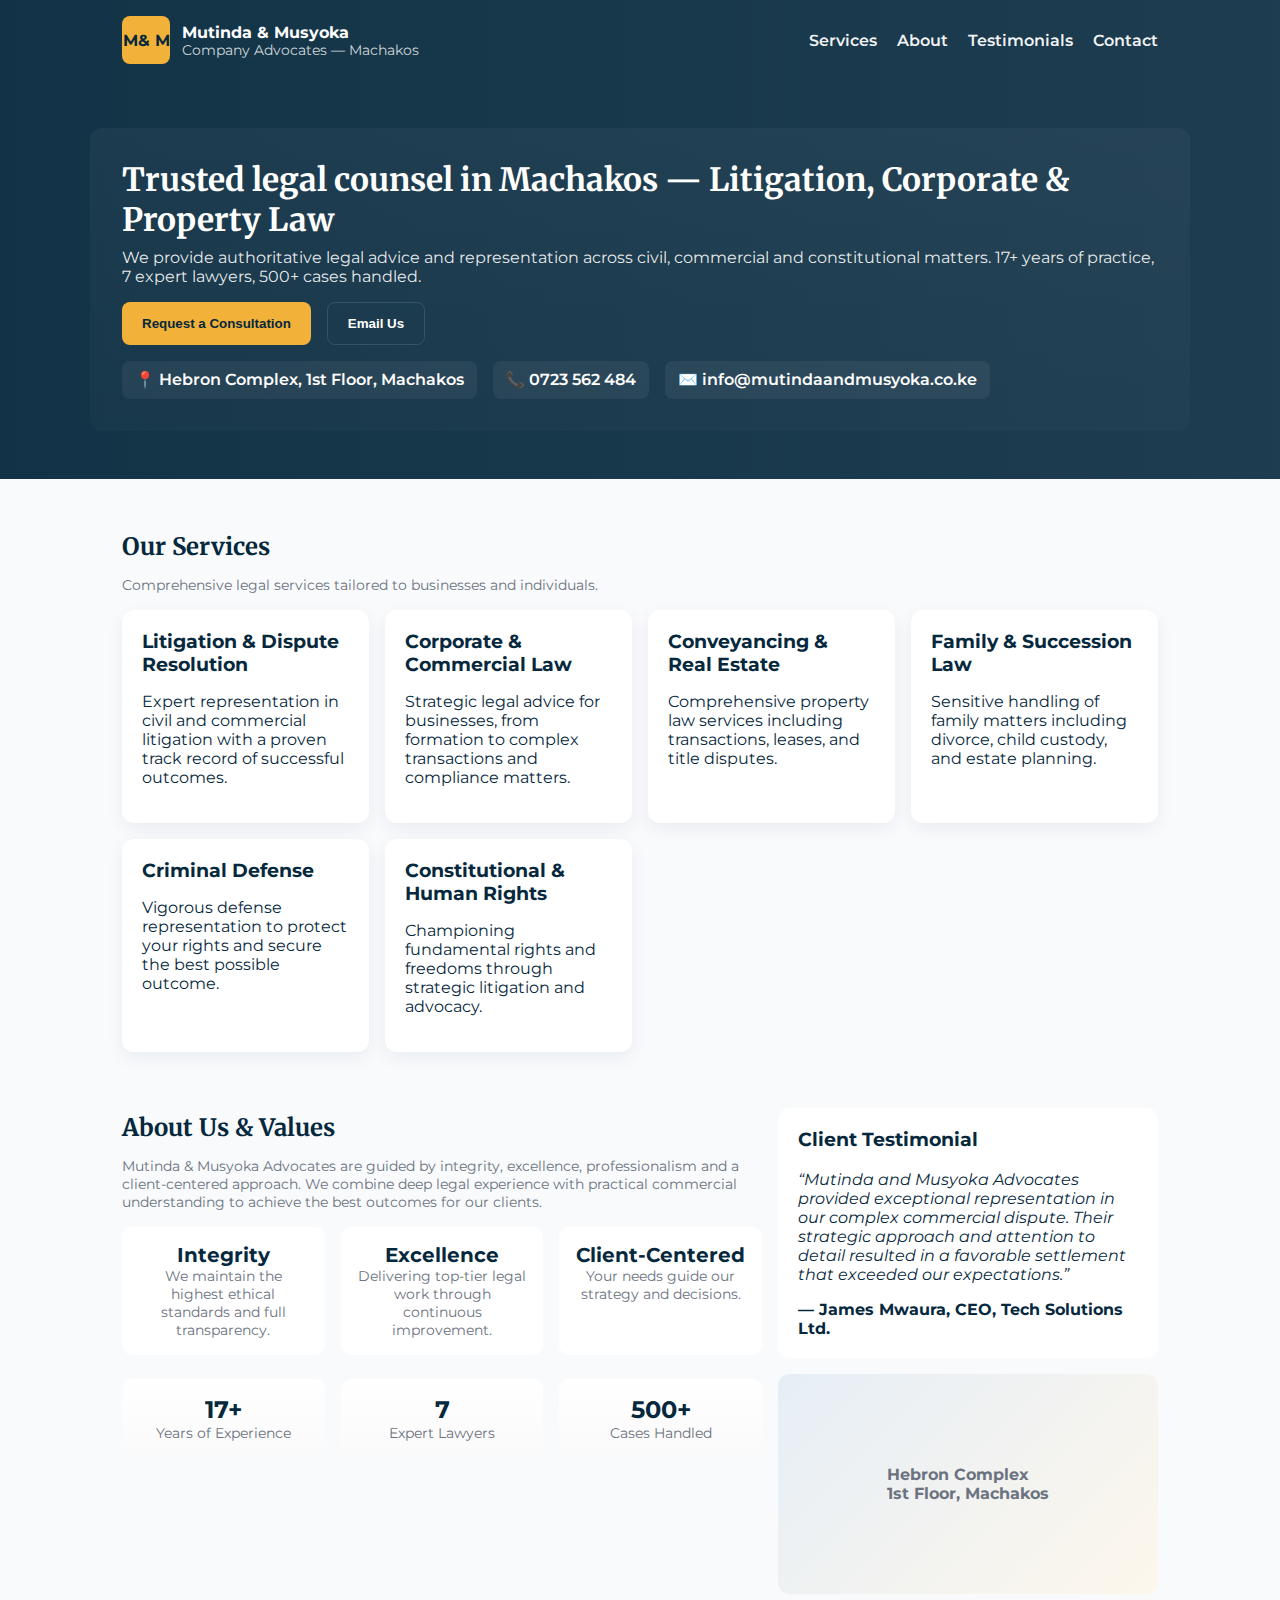
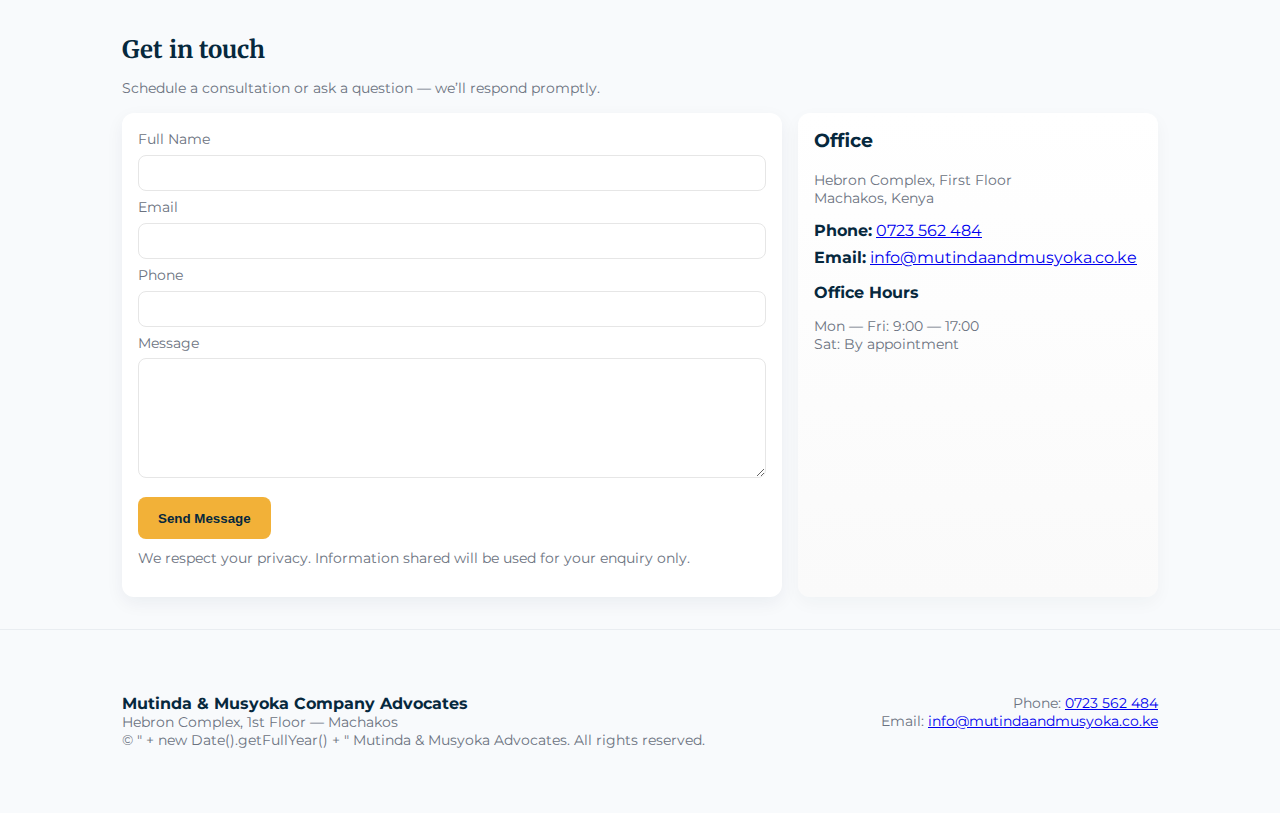
<file: new.html>
<!DOCTYPE html>
<html lang="en">
  <head>
    <meta charset="utf-8" />
    <meta name="viewport" content="width=device-width,initial-scale=1" />
    <title>Mutinda & Musyoka Advocates — Machakos</title>
    <meta
      name="description"
      content="Mutinda & Musyoka Advocates — Litigation, Corporate, Conveyancing, Family, Criminal Defense & Human Rights. Hebron Complex, Machakos."
    />
    <link
      href="https://fonts.googleapis.com/css2?family=Montserrat:wght@400;600;700&family=Merriweather:wght@300;700&display=swap"
      rel="stylesheet"
    />
    <style>
      :root {
        --navy: #06283d;
        --accent: #f2b138;
        --muted: #6b7280;
        --bg: #f8fafc;
        --card: #ffffff;
        --glass: rgba(255, 255, 255, 0.6);
        --max-width: 1100px;
      }
      * {
        box-sizing: border-box;
      }
      body {
        font-family: Montserrat, system-ui, -apple-system, Segoe UI, Roboto,
          "Helvetica Neue", Arial, sans-serif;
        margin: 0;
        background: var(--bg);
        color: var(--navy);
        -webkit-font-smoothing: antialiased;
      }
      .container {
        max-width: var(--max-width);
        margin: 0 auto;
        padding: 2rem;
      }
      header {
        background: linear-gradient(
          90deg,
          rgba(6, 40, 61, 0.95),
          rgba(6, 40, 61, 0.9)
        );
        color: white;
      }
      .nav {
        display: flex;
        align-items: center;
        justify-content: space-between;
        padding: 1rem 2rem;
      }
      .brand {
        display: flex;
        gap: 0.75rem;
        align-items: center;
      }
      .logo {
        width: 48px;
        height: 48px;
        border-radius: 8px;
        background: var(--accent);
        display: flex;
        align-items: center;
        justify-content: center;
        font-weight: 700;
        color: var(--navy);
      }
      nav a {
        color: rgba(255, 255, 255, 0.95);
        text-decoration: none;
        margin-left: 1rem;
        font-weight: 600;
      }
      .hero {
        display: grid;
        grid-template-columns: 1fr;
        gap: 1.5rem;
        align-items: center;
        padding: 3rem 0;
      }
      .hero-inner {
        background: linear-gradient(
          180deg,
          rgba(255, 255, 255, 0.04),
          rgba(255, 255, 255, 0.02)
        );
        padding: 2rem;
        border-radius: 12px;
      }
      h1 {
        font-family: Merriweather, Georgia, serif;
        margin: 0 0 0.5rem;
        font-size: 2rem;
      }
      p.lead {
        margin: 0 0 1rem;
        color: rgba(255, 255, 255, 0.9);
      }
      .cta {
        display: flex;
        gap: 1rem;
        margin-top: 1rem;
      }
      .btn {
        background: var(--accent);
        color: var(--navy);
        padding: 0.8rem 1.25rem;
        border-radius: 8px;
        font-weight: 700;
        border: 0;
        cursor: pointer;
      }
      .btn.secondary {
        background: transparent;
        color: white;
        border: 1px solid rgba(255, 255, 255, 0.12);
      }
      .hero-contacts {
        display: flex;
        gap: 1rem;
        flex-wrap: wrap;
        margin-top: 1rem;
      }
      .contact-pill {
        background: rgba(255, 255, 255, 0.06);
        padding: 0.6rem 0.8rem;
        border-radius: 8px;
        font-weight: 600;
      }
      main {
        padding: 3rem 0;
      }
      .services {
        display: grid;
        grid-template-columns: repeat(auto-fit, minmax(230px, 1fr));
        gap: 1rem;
      }
      .service {
        background: var(--card);
        padding: 1.25rem;
        border-radius: 12px;
        box-shadow: 0 6px 18px rgba(6, 40, 61, 0.06);
      }
      .service h3 {
        margin: 0 0 0.5rem;
      }
      .values {
        display: flex;
        gap: 1rem;
        flex-wrap: wrap;
        margin-top: 1rem;
      }
      .value {
        flex: 1 1 160px;
        background: var(--card);
        padding: 1rem;
        border-radius: 10px;
        text-align: center;
      }
      .stats {
        display: flex;
        gap: 1rem;
        flex-wrap: wrap;
        margin-top: 1.5rem;
      }
      .stat {
        background: linear-gradient(180deg, white, #fafafa);
        padding: 1rem;
        border-radius: 10px;
        flex: 1 1 150px;
        text-align: center;
      }
      .testimonial {
        background: var(--card);
        padding: 1.25rem;
        border-radius: 12px;
        margin-top: 1rem;
      }
      .grid-two {
        display: grid;
        grid-template-columns: 1fr 380px;
        gap: 1rem;
      }
      .map {
        height: 220px;
        background: linear-gradient(135deg, #e6eef6, #fdf7ec);
        border-radius: 12px;
        display: flex;
        align-items: center;
        justify-content: center;
        color: var(--muted);
        font-weight: 700;
      }
      footer {
        padding: 2rem 0;
        background: transparent;
        border-top: 1px solid rgba(6, 40, 61, 0.06);
      }
      .footer-grid {
        display: flex;
        justify-content: space-between;
        flex-wrap: wrap;
        gap: 1rem;
      }
      .small {
        font-size: 0.9rem;
        color: var(--muted);
      }
      /* responsive */
      @media (max-width: 900px) {
        .grid-two {
          grid-template-columns: 1fr;
        }
        .nav {
          padding: 1rem;
        }
        .hero {
          padding: 2rem 0;
        }
      }
    </style>
  </head>
  <body>
    <header>
      <div class="container nav">
        <div class="brand">
          <div class="logo">M& M</div>
          <div>
            <div style="font-weight: 700">Mutinda & Musyoka</div>
            <div style="font-size: 0.85rem; color: rgba(255, 255, 255, 0.8)">
              Company Advocates — Machakos
            </div>
          </div>
        </div>
        <nav>
          <a href="#services">Services</a>
          <a href="#about">About</a>
          <a href="#testimonials">Testimonials</a>
          <a href="#contact">Contact</a>
        </nav>
      </div>
      <div class="container hero">
        <div class="hero-inner">
          <h1>
            Trusted legal counsel in Machakos — Litigation, Corporate & Property
            Law
          </h1>
          <p class="lead">
            We provide authoritative legal advice and representation across
            civil, commercial and constitutional matters. 17+ years of practice,
            7 expert lawyers, 500+ cases handled.
          </p>
          <div class="cta">
            <button class="btn" onclick="location.href='#contact'">
              Request a Consultation
            </button>
            <button
              class="btn secondary"
              onclick="window.open('mailto:info@mutindaandmusyoka.co.ke?subject=Consultation%20Request','_self')"
            >
              Email Us
            </button>
          </div>
          <div class="hero-contacts">
            <div class="contact-pill">
              📍 Hebron Complex, 1st Floor, Machakos
            </div>
            <div class="contact-pill">
              📞
              <a
                href="tel:+254723562484"
                style="color: inherit; text-decoration: none"
                >0723 562 484</a
              >
            </div>
            <div class="contact-pill">
              ✉️
              <a
                href="mailto:info@mutindaandmusyoka.co.ke"
                style="color: inherit; text-decoration: none"
                >info@mutindaandmusyoka.co.ke</a
              >
            </div>
          </div>
        </div>
      </div>
    </header>

    <main class="container">
      <section id="services">
        <h2 style="font-family: Merriweather, serif; margin-bottom: 0.5rem">
          Our Services
        </h2>
        <p class="small">
          Comprehensive legal services tailored to businesses and individuals.
        </p>
        <div class="services" style="margin-top: 1rem">
          <article class="service">
            <h3>Litigation & Dispute Resolution</h3>
            <p>
              Expert representation in civil and commercial litigation with a
              proven track record of successful outcomes.
            </p>
          </article>
          <article class="service">
            <h3>Corporate & Commercial Law</h3>
            <p>
              Strategic legal advice for businesses, from formation to complex
              transactions and compliance matters.
            </p>
          </article>
          <article class="service">
            <h3>Conveyancing & Real Estate</h3>
            <p>
              Comprehensive property law services including transactions,
              leases, and title disputes.
            </p>
          </article>
          <article class="service">
            <h3>Family & Succession Law</h3>
            <p>
              Sensitive handling of family matters including divorce, child
              custody, and estate planning.
            </p>
          </article>
          <article class="service">
            <h3>Criminal Defense</h3>
            <p>
              Vigorous defense representation to protect your rights and secure
              the best possible outcome.
            </p>
          </article>
          <article class="service">
            <h3>Constitutional & Human Rights</h3>
            <p>
              Championing fundamental rights and freedoms through strategic
              litigation and advocacy.
            </p>
          </article>
        </div>
      </section>

      <section id="about" style="margin-top: 2.5rem">
        <div class="grid-two">
          <div>
            <h2
              style="font-family: Merriweather, serif; margin-bottom: 0.25rem"
            >
              About Us & Values
            </h2>
            <p class="small">
              Mutinda & Musyoka Advocates are guided by integrity, excellence,
              professionalism and a client-centered approach. We combine deep
              legal experience with practical commercial understanding to
              achieve the best outcomes for our clients.
            </p>

            <div class="values">
              <div class="value">
                <div style="font-weight: 700; font-size: 1.25rem">
                  Integrity
                </div>
                <div class="small">
                  We maintain the highest ethical standards and full
                  transparency.
                </div>
              </div>
              <div class="value">
                <div style="font-weight: 700; font-size: 1.25rem">
                  Excellence
                </div>
                <div class="small">
                  Delivering top-tier legal work through continuous improvement.
                </div>
              </div>
              <div class="value">
                <div style="font-weight: 700; font-size: 1.25rem">
                  Client-Centered
                </div>
                <div class="small">
                  Your needs guide our strategy and decisions.
                </div>
              </div>
            </div>

            <div class="stats">
              <div class="stat">
                <div style="font-size: 1.5rem; font-weight: 700">17+</div>
                <div class="small">Years of Experience</div>
              </div>
              <div class="stat">
                <div style="font-size: 1.5rem; font-weight: 700">7</div>
                <div class="small">Expert Lawyers</div>
              </div>
              <div class="stat">
                <div style="font-size: 1.5rem; font-weight: 700">500+</div>
                <div class="small">Cases Handled</div>
              </div>
            </div>
          </div>

          <aside>
            <div class="testimonial" id="testimonials">
              <h3 style="margin-top: 0">Client Testimonial</h3>
              <p style="font-style: italic">
                “Mutinda and Musyoka Advocates provided exceptional
                representation in our complex commercial dispute. Their
                strategic approach and attention to detail resulted in a
                favorable settlement that exceeded our expectations.”
              </p>
              <p style="font-weight: 700; margin-bottom: 0">
                — James Mwaura, CEO, Tech Solutions Ltd.
              </p>
            </div>

            <div style="margin-top: 1rem" class="map">
              Hebron Complex<br />1st Floor, Machakos
            </div>
          </aside>
        </div>
      </section>

      <section id="contact" style="margin-top: 2.5rem">
        <h2 style="font-family: Merriweather, serif; margin-bottom: 0.25rem">
          Get in touch
        </h2>
        <p class="small">
          Schedule a consultation or ask a question — we’ll respond promptly.
        </p>

        <div
          style="
            display: grid;
            grid-template-columns: 1fr 360px;
            gap: 1rem;
            margin-top: 1rem;
          "
        >
          <div
            style="
              background: var(--card);
              padding: 1rem;
              border-radius: 12px;
              box-shadow: 0 6px 18px rgba(6, 40, 61, 0.06);
            "
          >
            <form onsubmit="submitForm(event)">
              <label class="small">Full Name</label>
              <input
                required
                id="name"
                style="
                  width: 100%;
                  padding: 0.6rem;
                  margin: 0.4rem 0;
                  border-radius: 8px;
                  border: 1px solid #e6e6e6;
                "
              />
              <label class="small">Email</label>
              <input
                required
                id="email"
                type="email"
                style="
                  width: 100%;
                  padding: 0.6rem;
                  margin: 0.4rem 0;
                  border-radius: 8px;
                  border: 1px solid #e6e6e6;
                "
              />
              <label class="small">Phone</label>
              <input
                id="phone"
                style="
                  width: 100%;
                  padding: 0.6rem;
                  margin: 0.4rem 0;
                  border-radius: 8px;
                  border: 1px solid #e6e6e6;
                "
              />
              <label class="small">Message</label>
              <textarea
                id="message"
                required
                style="
                  width: 100%;
                  padding: 0.6rem;
                  margin: 0.4rem 0;
                  border-radius: 8px;
                  border: 1px solid #e6e6e6;
                  min-height: 120px;
                "
              ></textarea>
              <div style="display: flex; gap: 0.5rem; margin-top: 0.5rem">
                <button class="btn" type="submit">Send Message</button>
                <button
                  type="button"
                  class="btn secondary"
                  onclick="location.href='tel:+254723562484'"
                >
                  Call Now
                </button>
              </div>
            </form>
            <p class="small" style="margin-top: 0.6rem">
              We respect your privacy. Information shared will be used for your
              enquiry only.
            </p>
          </div>

          <div
            style="
              background: linear-gradient(180deg, #fff, #fafafa);
              padding: 1rem;
              border-radius: 12px;
              box-shadow: 0 6px 18px rgba(6, 40, 61, 0.04);
            "
          >
            <h3 style="margin-top: 0">Office</h3>
            <p class="small">
              Hebron Complex, First Floor<br />Machakos, Kenya
            </p>
            <p style="margin: 0.5rem 0">
              <strong>Phone:</strong>
              <a href="tel:+254723562484">0723 562 484</a>
            </p>
            <p style="margin: 0.5rem 0">
              <strong>Email:</strong>
              <a href="mailto:info@mutindaandmusyoka.co.ke"
                >info@mutindaandmusyoka.co.ke</a
              >
            </p>
            <div style="margin-top: 1rem">
              <h4 style="margin: 0.25rem 0">Office Hours</h4>
              <p class="small">
                Mon — Fri: 9:00 — 17:00<br />Sat: By appointment
              </p>
            </div>
          </div>
        </div>
      </section>
    </main>

    <footer>
      <div class="container footer-grid">
        <div>
          <div style="font-weight: 700">
            Mutinda & Musyoka Company Advocates
          </div>
          <div class="small">Hebron Complex, 1st Floor — Machakos</div>
          <div class="small">
            © " + new Date().getFullYear() + " Mutinda & Musyoka Advocates. All
            rights reserved.
          </div>
        </div>
        <div class="small" style="text-align: right">
          <div>Phone: <a href="tel:+254723562484">0723 562 484</a></div>
          <div>
            Email:
            <a href="mailto:info@mutindaandmusyoka.co.ke"
              >info@mutindaandmusyoka.co.ke</a
            >
          </div>
        </div>
      </div>
    </footer>

    <script>
      function submitForm(e) {
        e.preventDefault();
        const name = document.getElementById("name").value.trim();
        const email = document.getElementById("email").value.trim();
        const phone = document.getElementById("phone").value.trim();
        const message = document.getElementById("message").value.trim();
        const subject = encodeURIComponent("Website Enquiry from " + name);
        const body = encodeURIComponent(
          "Name: " +
            name +
            "\nEmail: " +
            email +
            "\nPhone: " +
            phone +
            "\n\nMessage:\n" +
            message
        );
        // open mail client with prefilled message
        window.location.href = `mailto:info@mutindaandmusyoka.co.ke?subject=${subject}&body=${body}`;
      }
    </script>
  </body>
</html>
</file>
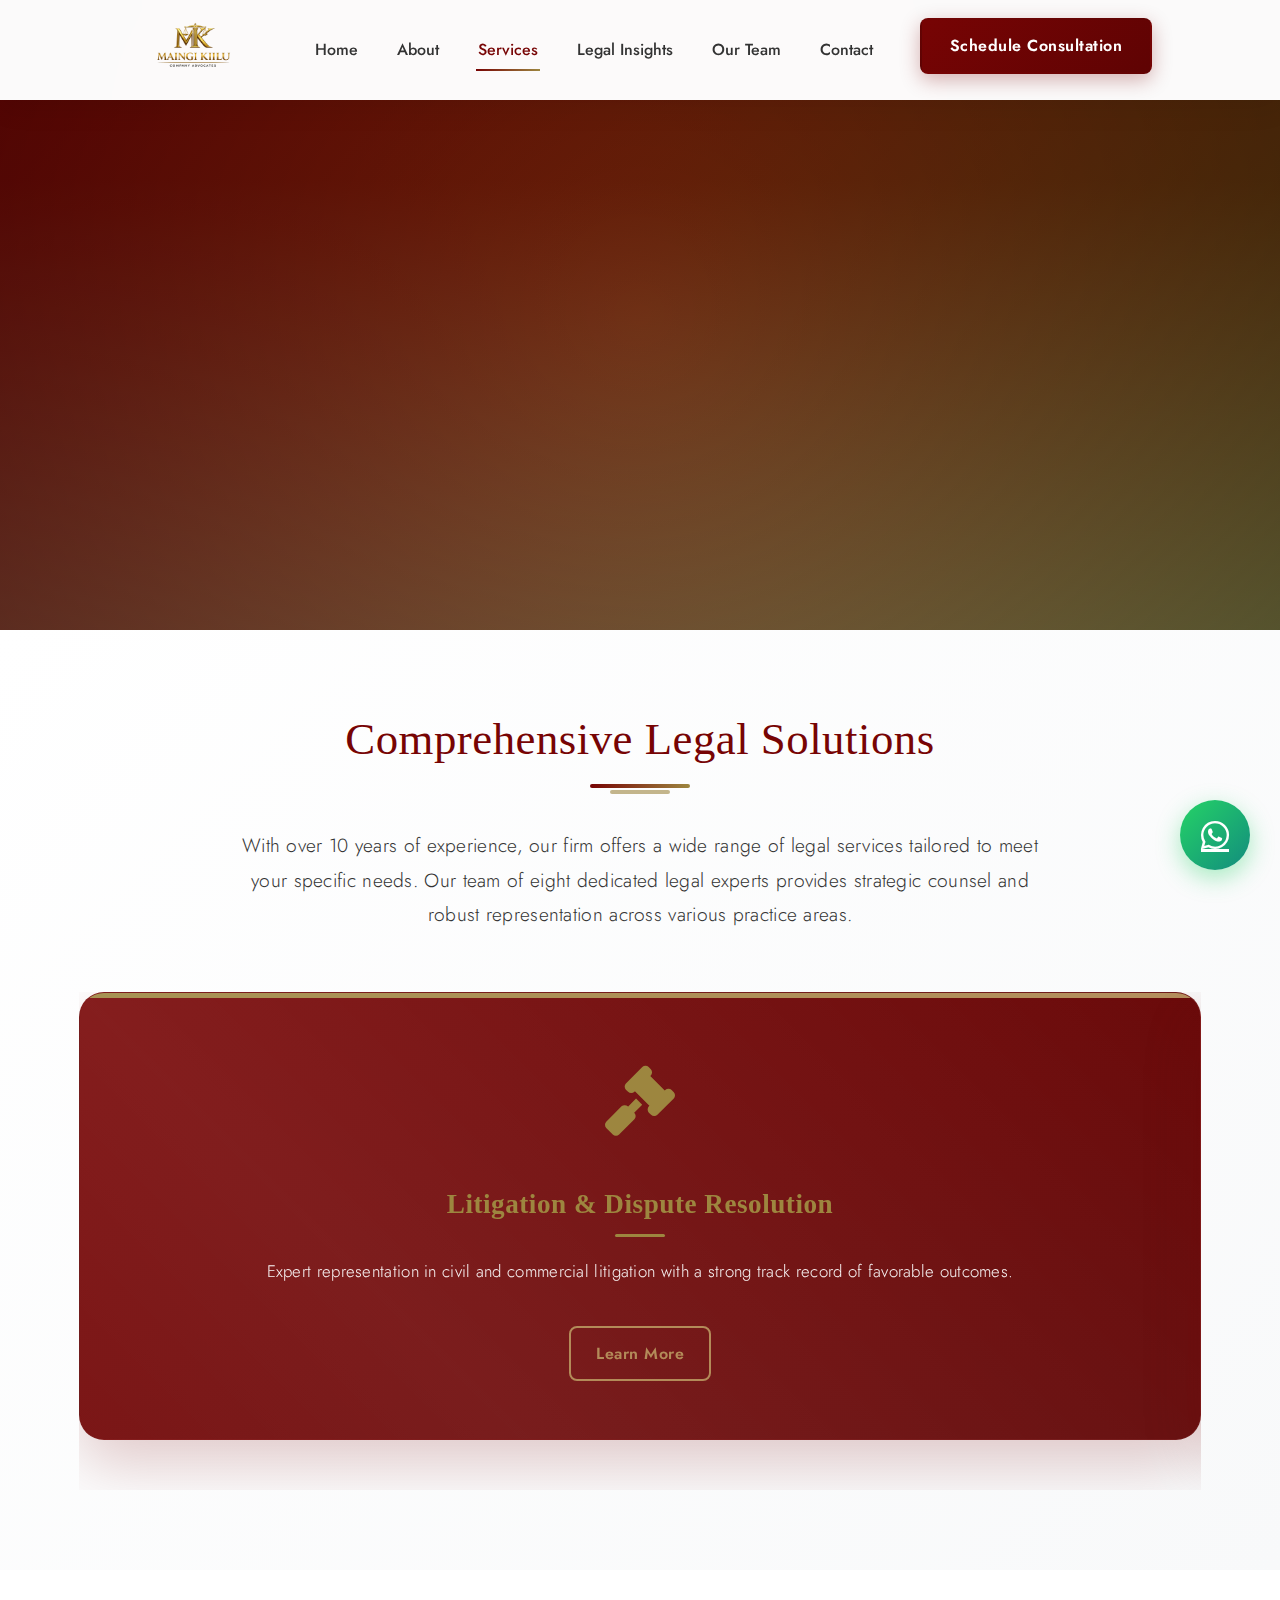
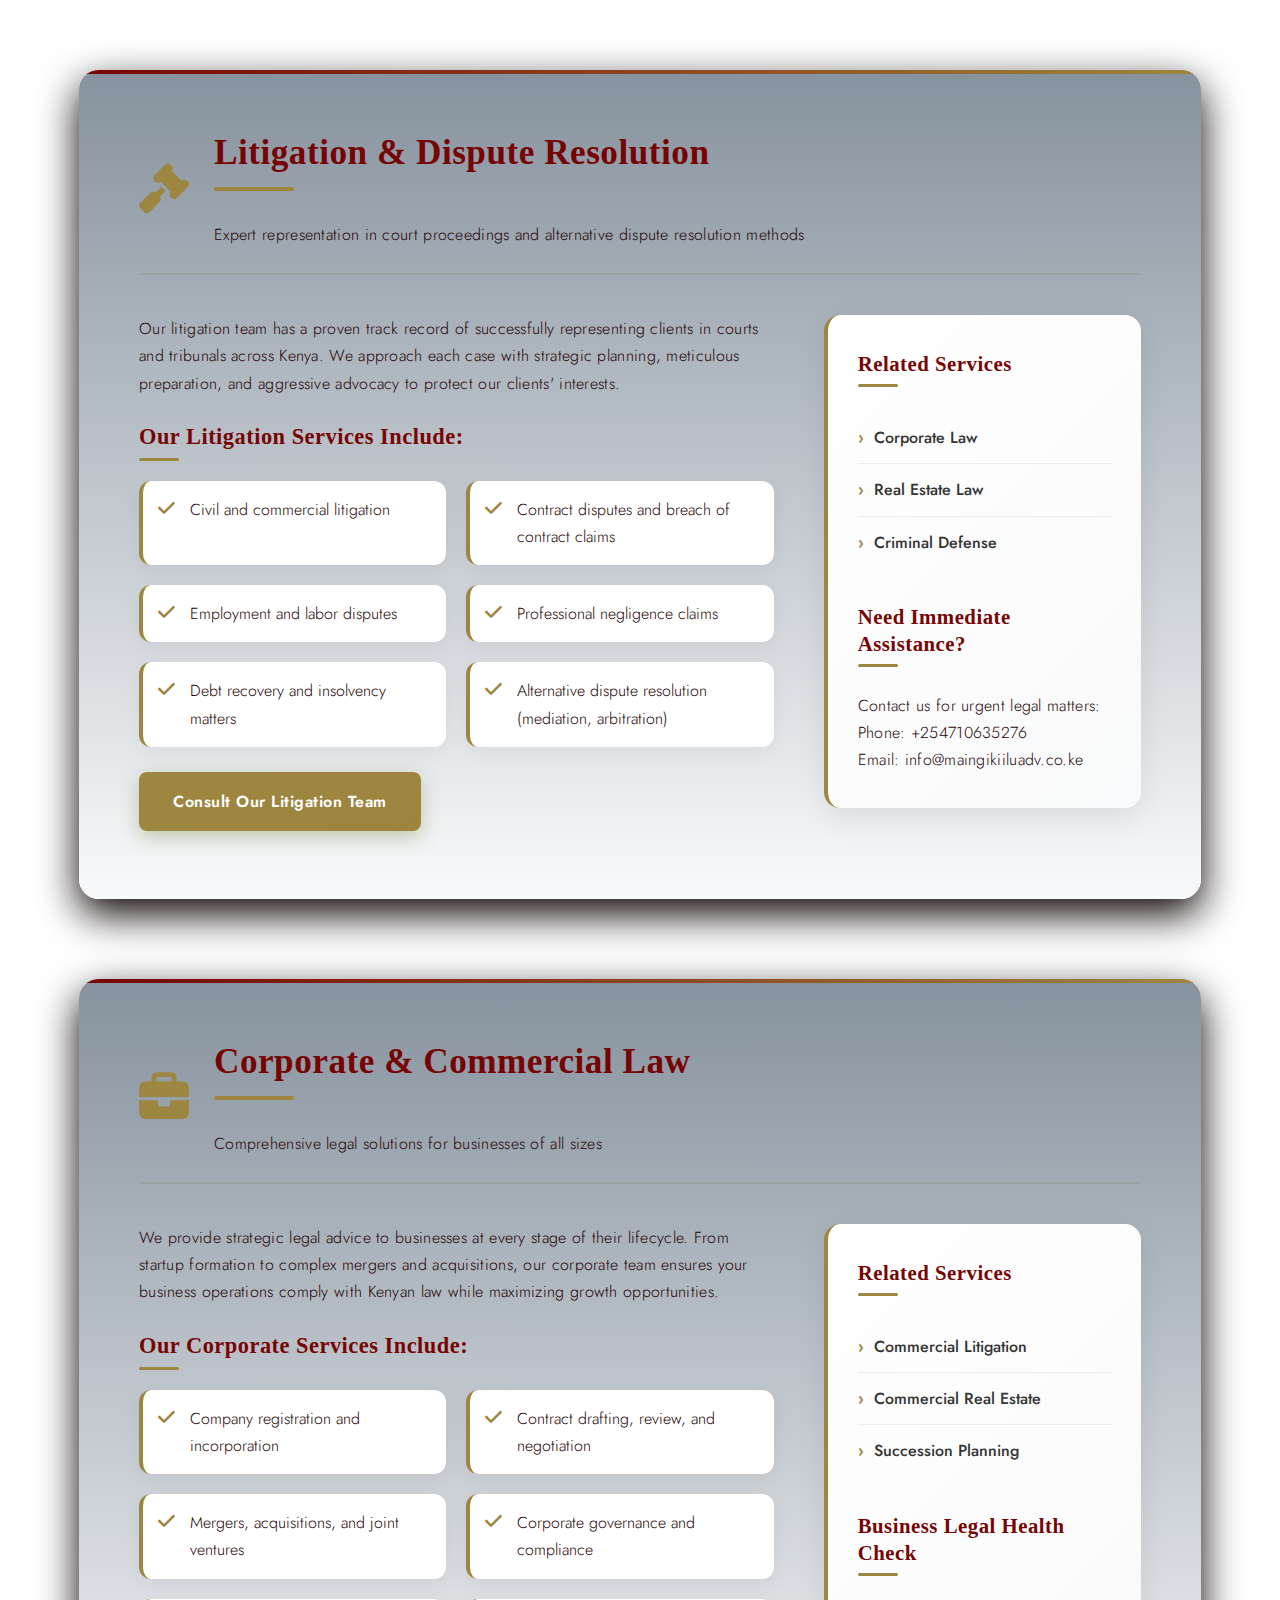
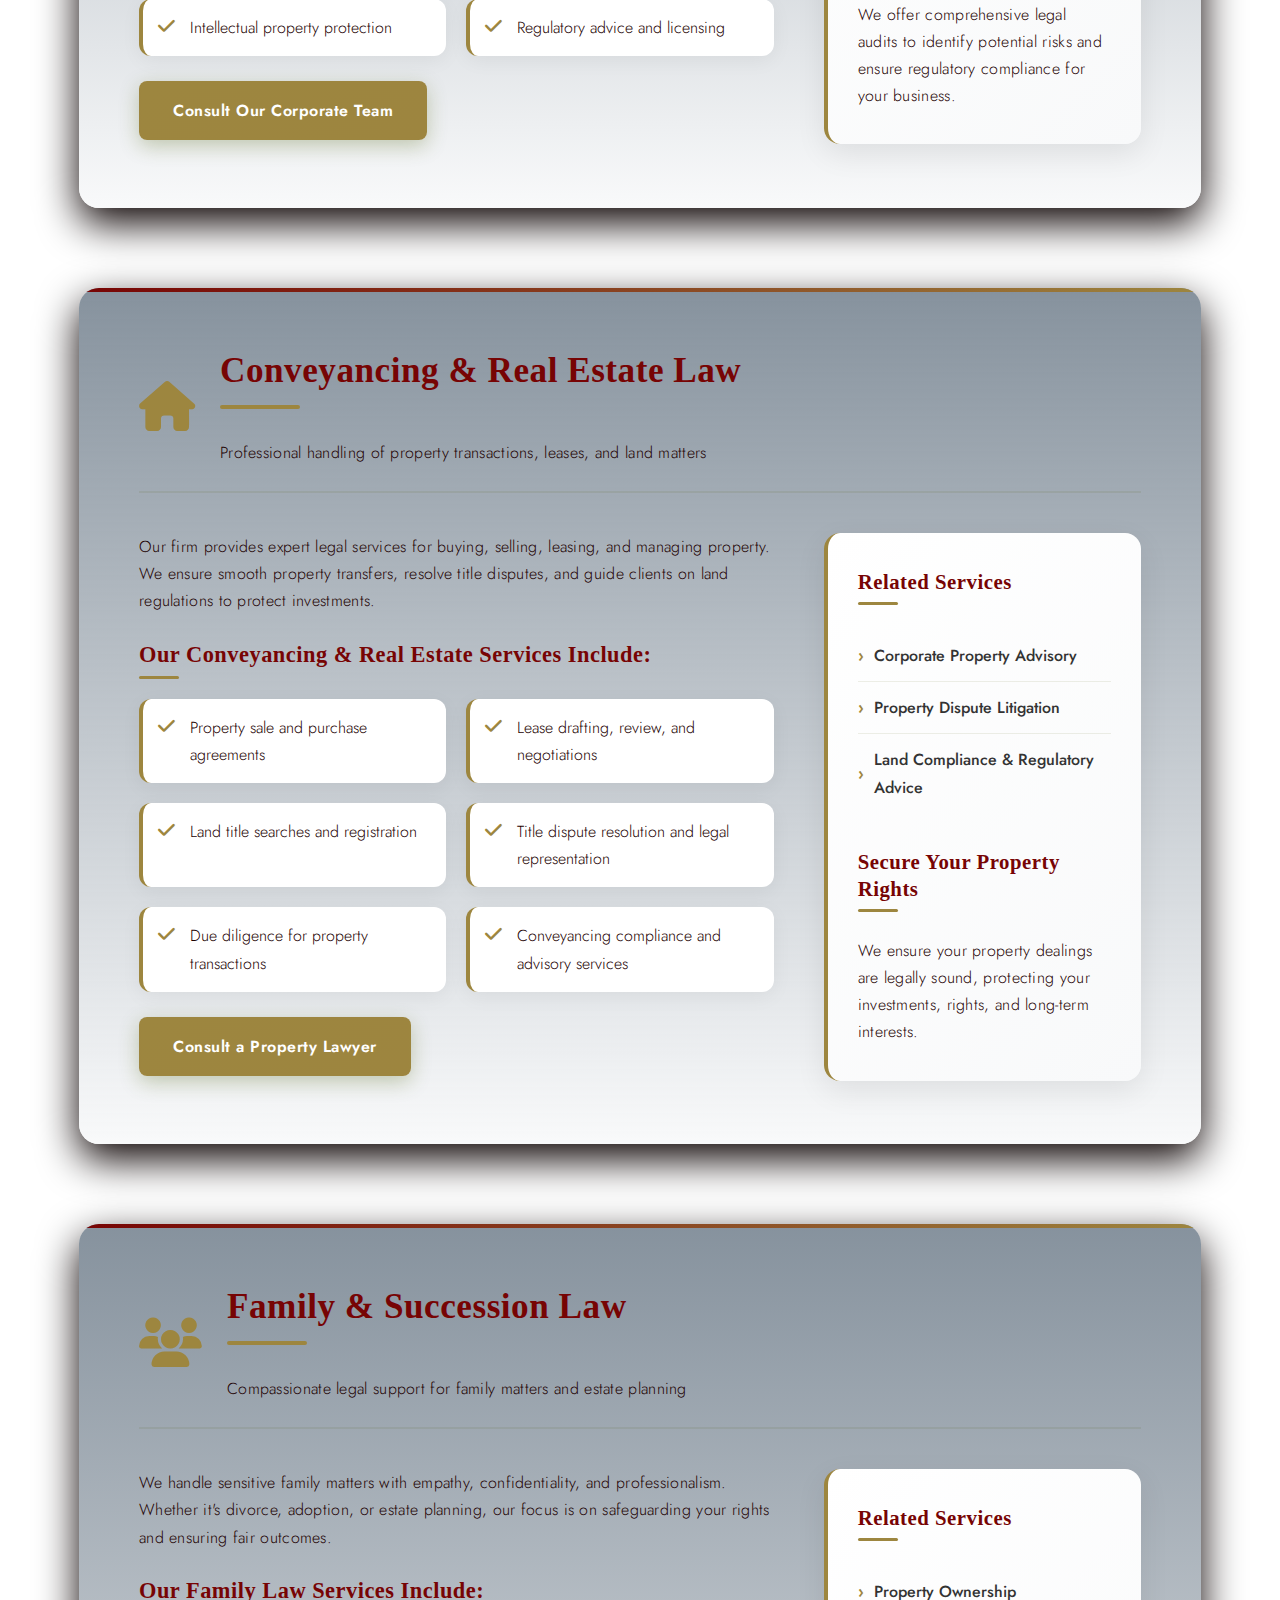
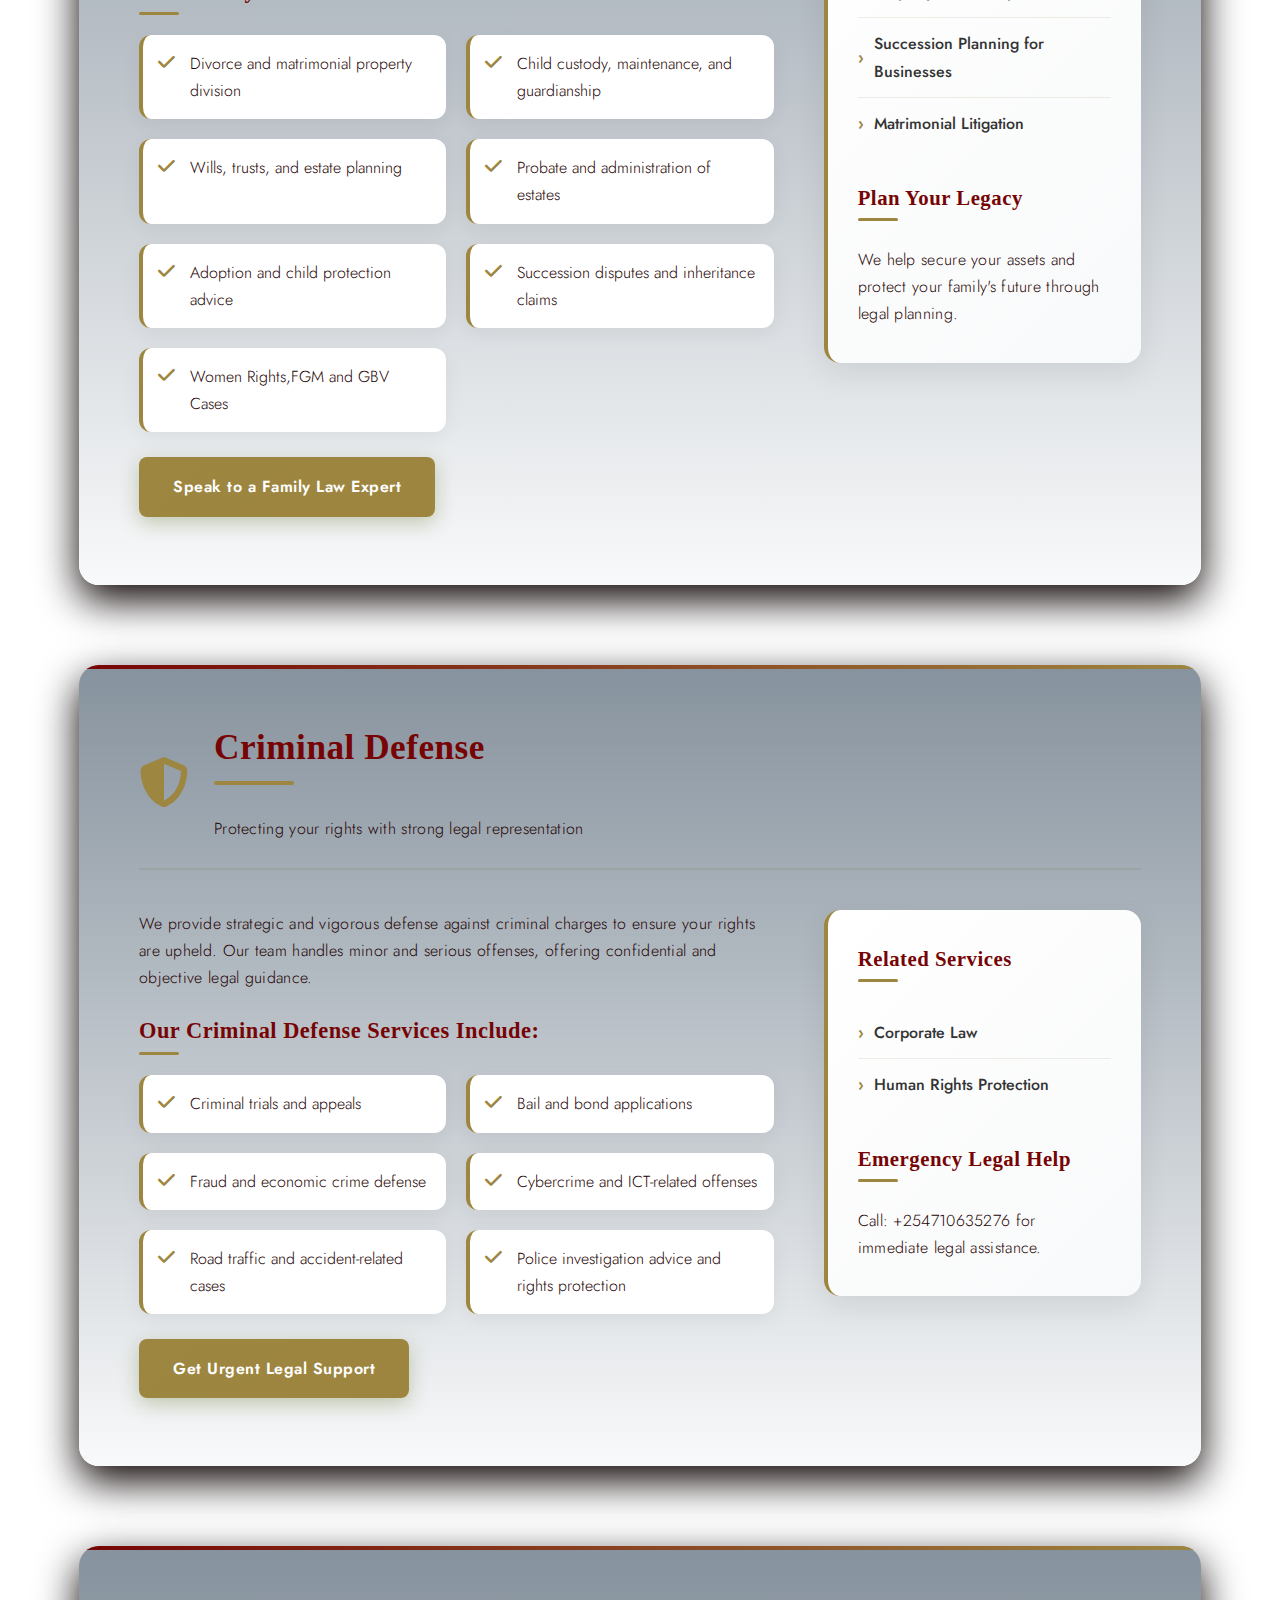
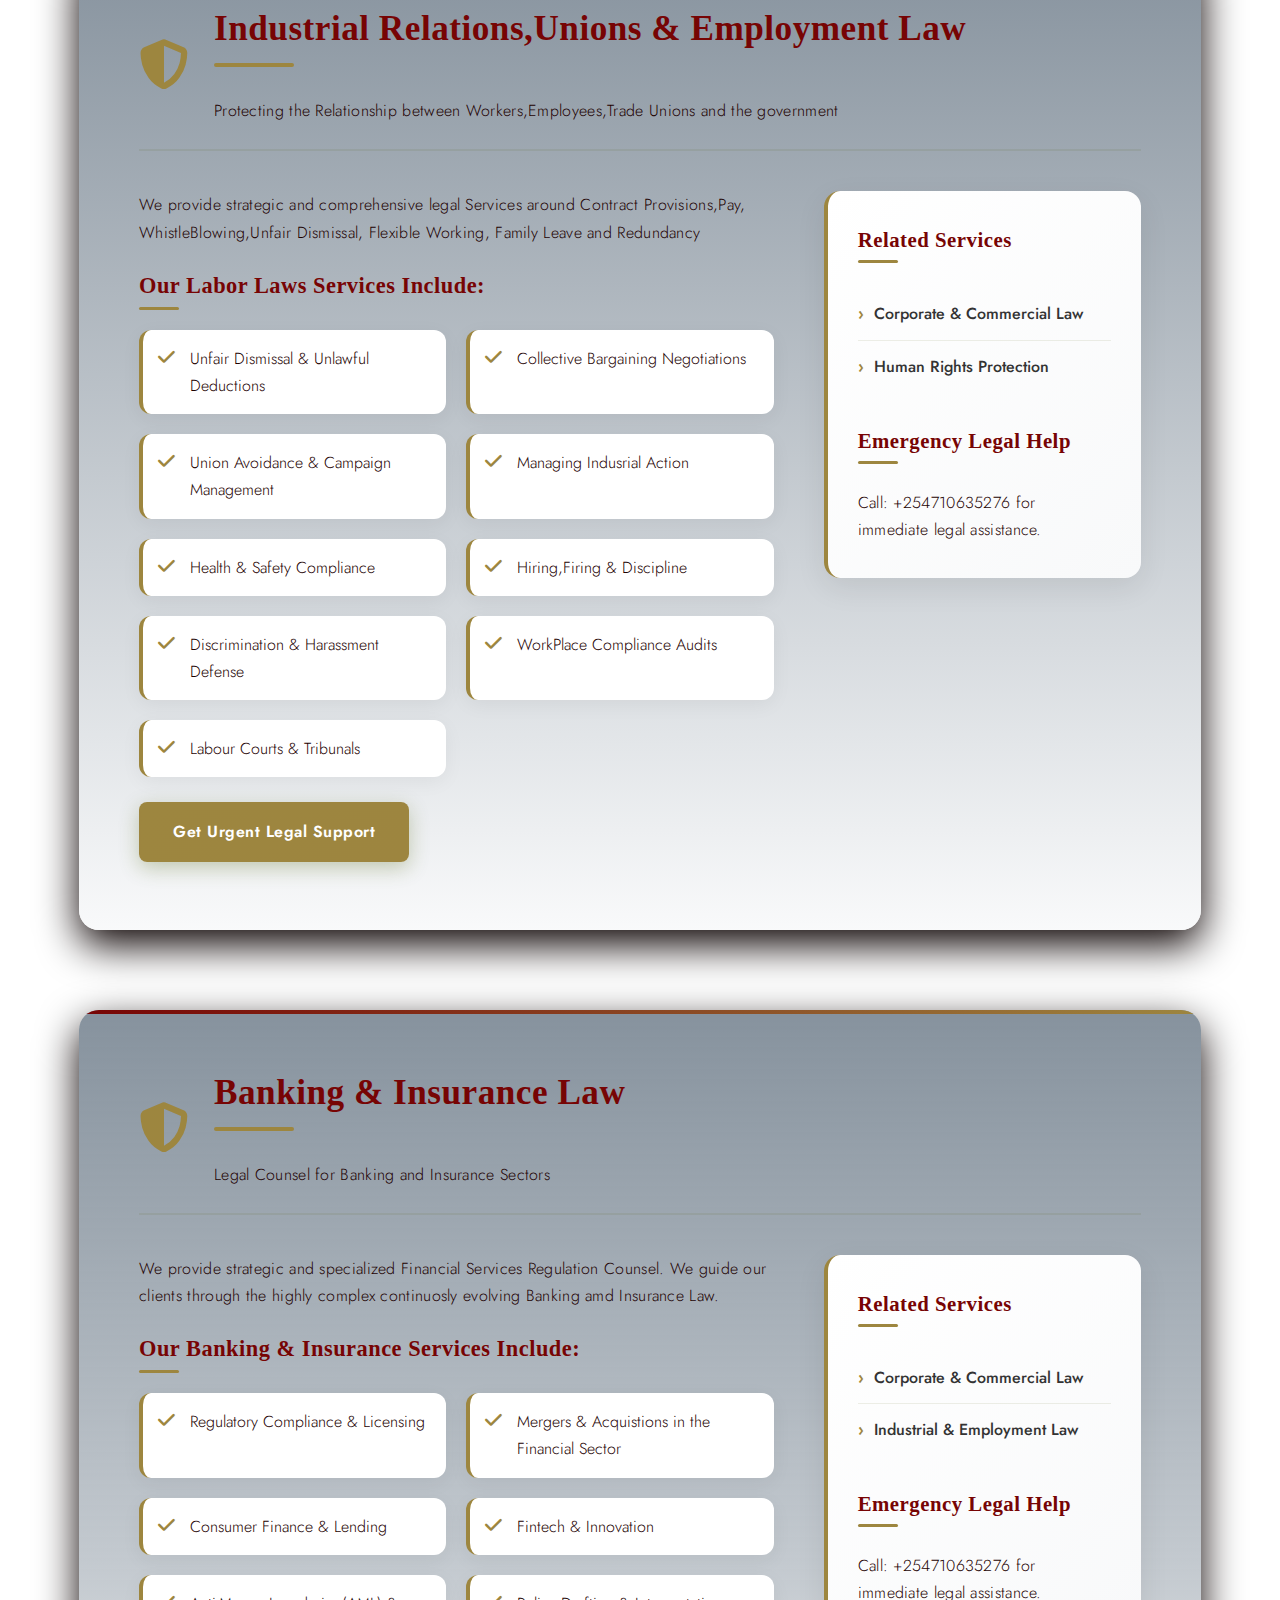
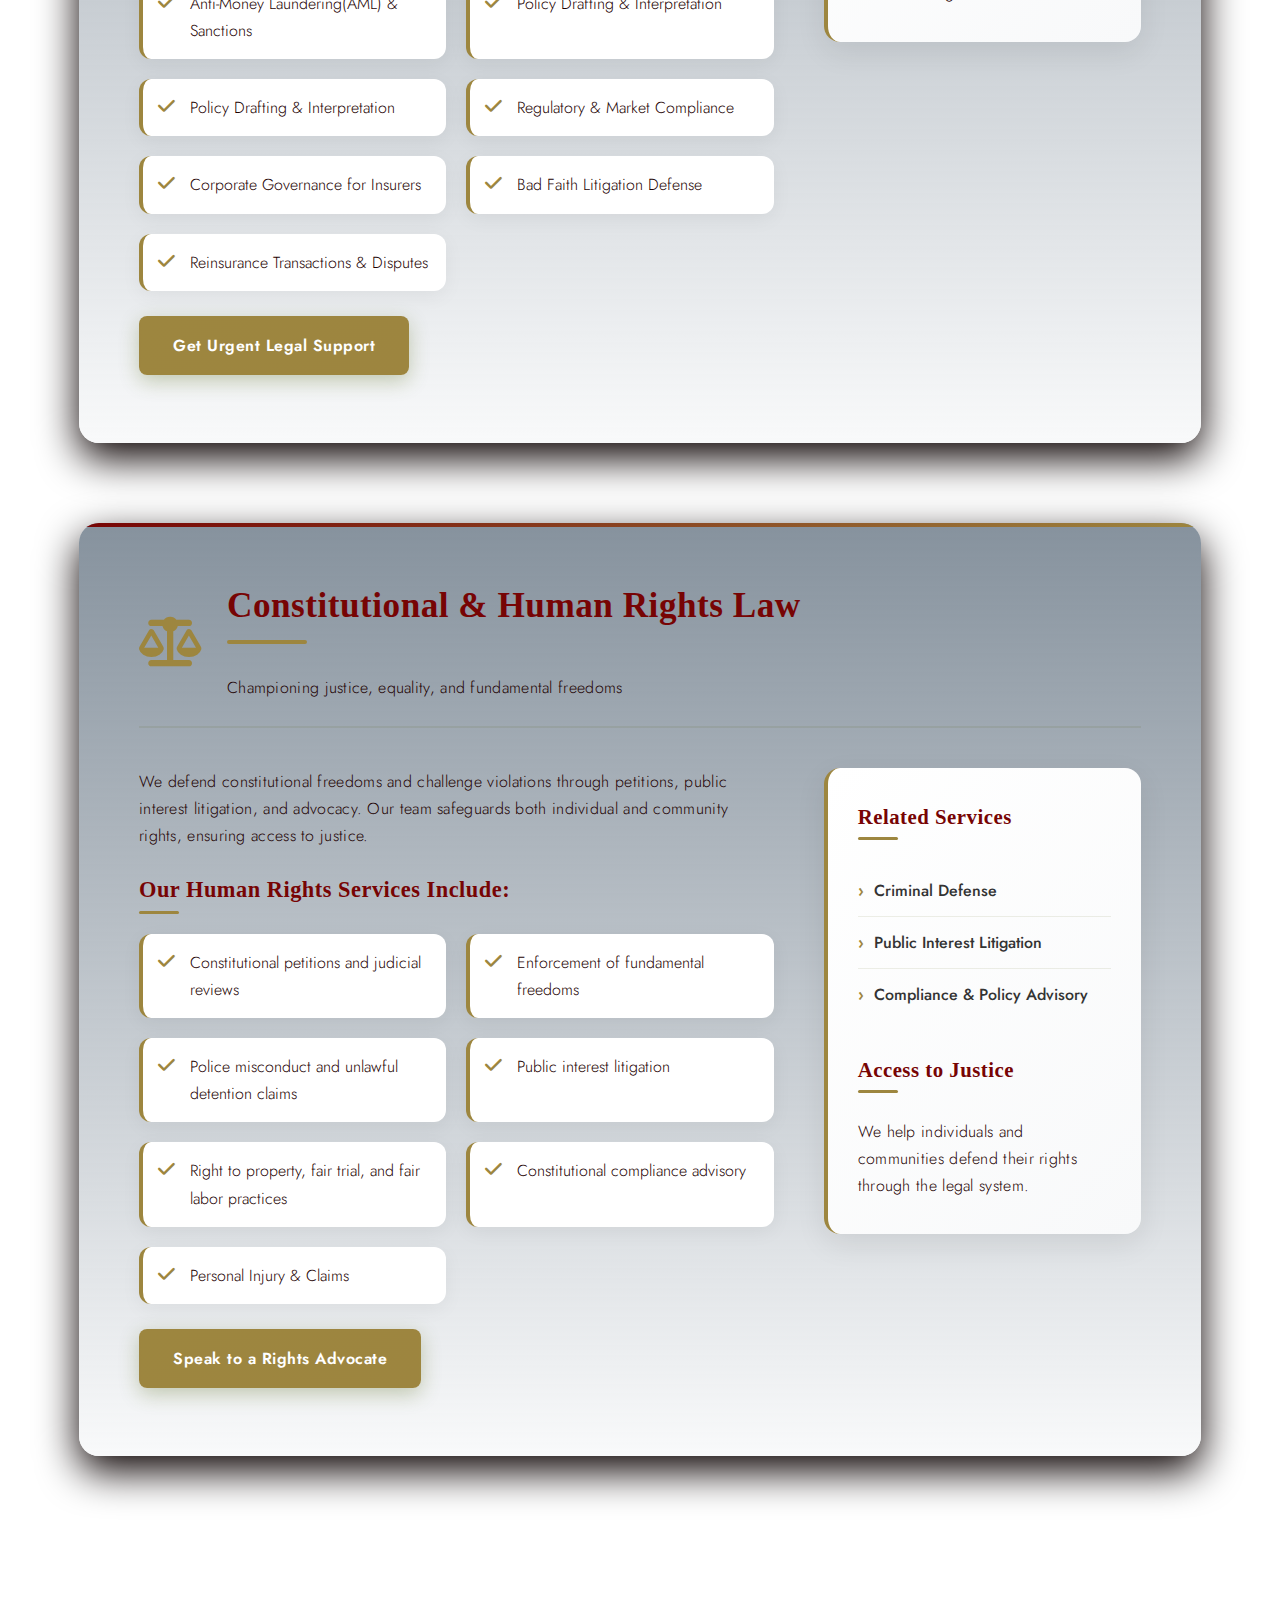
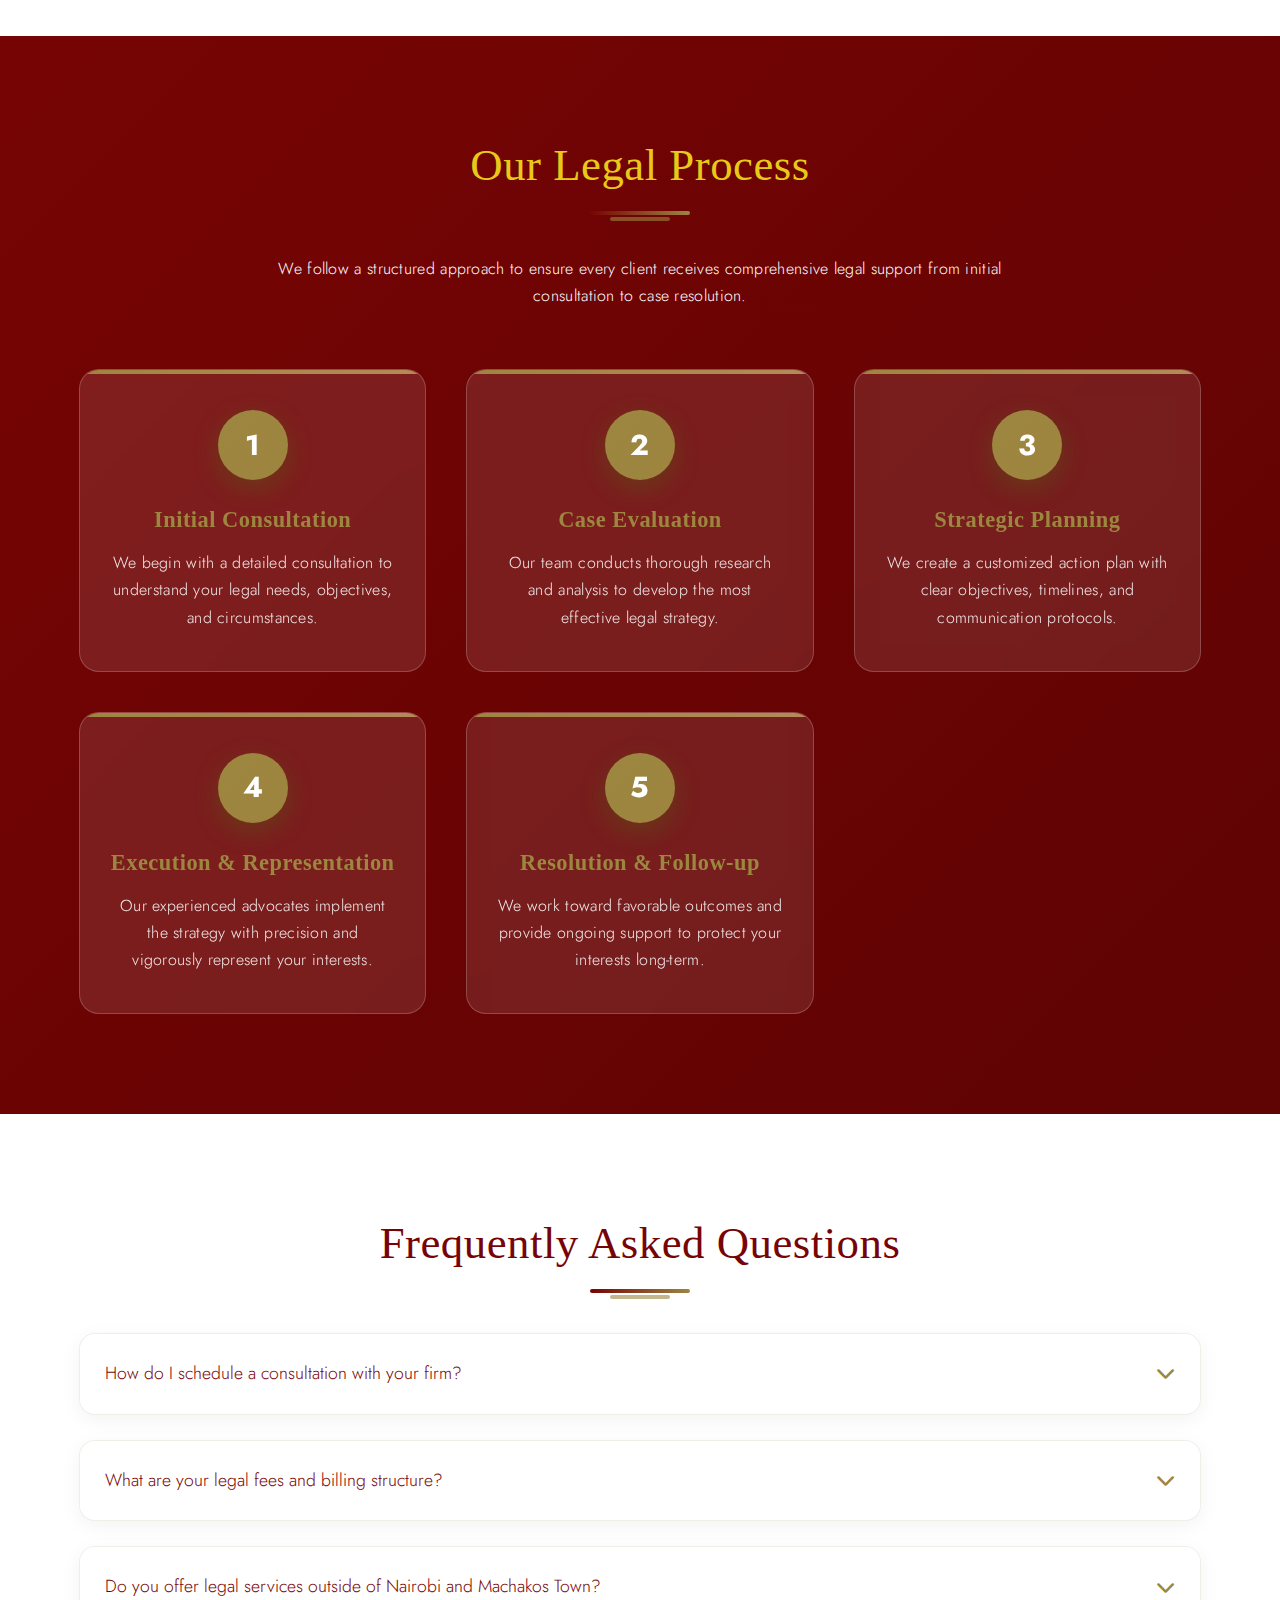
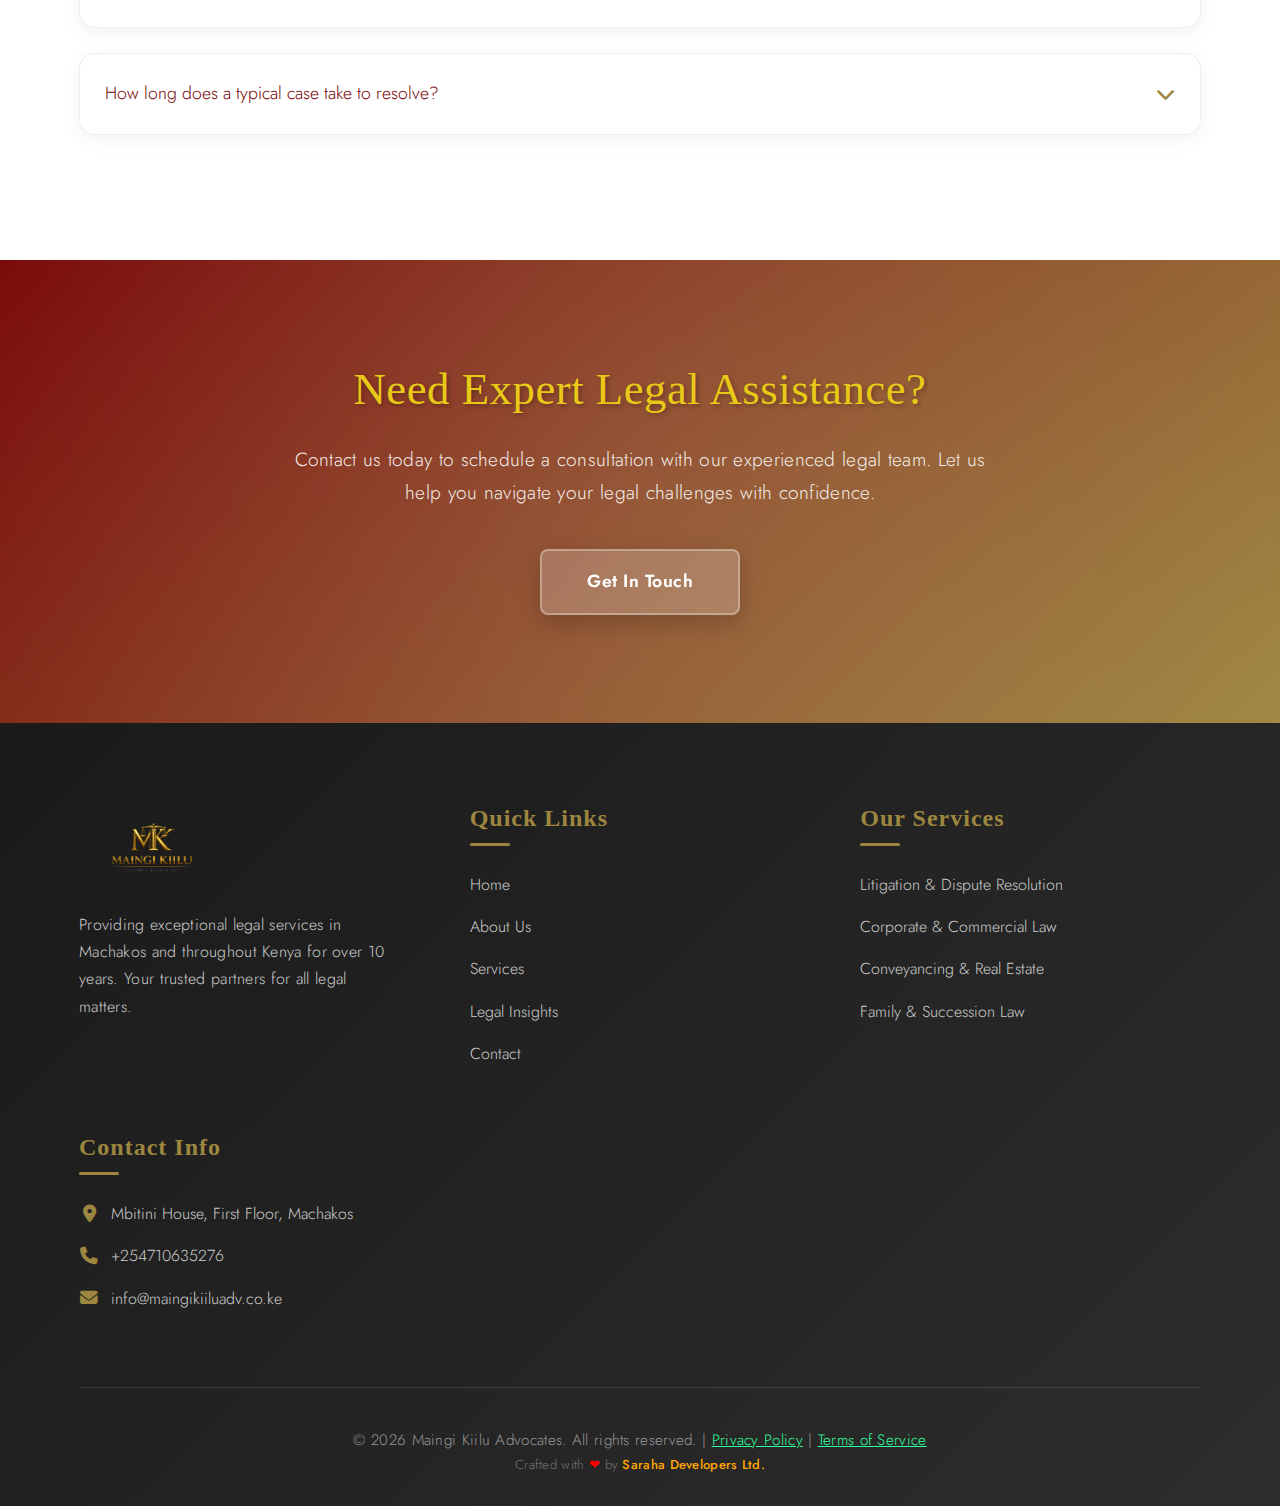
<file: services.html>
<!DOCTYPE html>
<html lang="en">
  <head>
  <meta charset="UTF-8" />
  <meta name="viewport" content="width=device-width, initial-scale=1.0" />
  <meta http-equiv="X-UA-Compatible" content="IE=edge" />

  <!-- Page Title -->
  <title>Legal Services in Kenya | Maingi Kiilu Advocates</title>

  <!-- Meta Description -->
  <meta name="description" content="Providing professional legal services in Kenya including Conveyancing, Corporate Law, Litigation, Probate, Family Law, and Legal Compliance. Trusted lawyers delivering expert advice and representation." />

  <!-- Keywords -->
  <meta name="keywords" content="legal services Kenya, corporate law, conveyancing, litigation, probate, family law, legal advice, legal representation, Maingi Kiilu Advocates" />

  <!-- Canonical URL -->
  <link rel="canonical" href="https://musyokamutindaadv.co.ke/services" />

  <!-- Favicons -->
  <!-- Favicons & App Icons -->
  <link rel="icon" href="maingi-kiilu-favicon.webp" type="image/webp" />
  <link rel="apple-touch-icon" sizes="180x180" href="maingi-kiilu-favicon.webp" />
  <link rel="icon" type="image/png" sizes="512x512" href="maingi-kiilu-favicon.webp" />
  <link rel="manifest" href="site.webmanifest" />


  <!-- Open Graph / Facebook -->
  <meta property="og:type" content="website" />
  <meta property="og:title" content="Legal Services in Kenya | Maingi Kiilu Advocates" />
  <meta property="og:description" content="Providing professional legal services in Kenya including Corporate Law, Litigation, Conveyancing, Family Law, Probate, and Compliance. Trusted legal counsel you can rely on." />
  <meta property="og:url" content="https://musyokamutindaadv.co.ke/services" />
  <meta property="og:site_name" content="Maingi Kiilu Advocates" />
  <meta property="og:image" content="https://musyokamutindaadv.co.ke/full-favicon-512x512.png" />
  <meta property="og:image:width" content="512" />
  <meta property="og:image:height" content="512" />

  <!-- Twitter Card -->
  <meta name="twitter:card" content="summary_large_image" />
  <meta name="twitter:title" content="Legal Services in Kenya | Maingi Kiilu Advocates" />
  <meta name="twitter:description" content="Expert legal services in Kenya including Corporate Law, Litigation, Conveyancing, Family Law, Probate, and Compliance. Trusted and reliable legal counsel." />
  <meta name="twitter:image" content="https://musyokamutindaadv.co.ke/full-favicon-512x512.png" />
  <meta name="twitter:site" content="@MusyokaMutinda" />

  <!-- Fonts & Icons -->
  <link href="https://fonts.googleapis.com/css2?family=Jost:wght@300;400;500;600;700&display=swap" rel="stylesheet" />
  <link rel="stylesheet" href="https://cdnjs.cloudflare.com/ajax/libs/font-awesome/6.4.0/css/all.min.css" />

  <!-- Swiper CSS -->
  <link rel="stylesheet" href="https://cdn.jsdelivr.net/npm/swiper@10/swiper-bundle.min.css" />

  <!-- Main Stylesheet -->
  <link rel="stylesheet" href="services.css" />
  <script type="application/ld+json">
{
  "@context": "https://schema.org",
  "@type": "FAQPage",
  "mainEntity": [
    {
      "@type": "Question",
      "name": "How do I schedule a consultation with your firm?",
      "acceptedAnswer": {
        "@type": "Answer",
        "text": "Call +254710635276, email info@maingikiiluadv.co.ke, or use the contact form."
      }
    },
    {
      "@type": "Question",
      "name": "What are your legal fees?",
      "acceptedAnswer": {
        "@type": "Answer",
        "text": "Fees vary by case complexity. We offer hourly rates, fixed fees, and in some cases contingency fees."
      }
    }
  ]
}
</script>

</head>
<body>
    <!-- Header & Navigation -->
    <header>
      <div class="container header-container">
        <a href="/" class="favicon">
          <img
            src="maingi-kiilu-favicon.webp"
            alt="Maingi Kiilu Advocates favicon"
            class="favicon-img"
          />
        </a>
        <div class="mobile-menu">
          <i class="fas fa-bars"></i>
        </div>
        <nav>
          <ul>
            <li><a href="index.html">Home</a></li>
            <li><a href="about.html">About</a></li>
            <li><a href="services.html" class="active">Services</a></li>
            <li><a href="blog.html">Legal Insights</a></li>
            <li><a href="team.html" >Our Team</a></li>
            <li><a href="contact.html">Contact</a></li>
            <li>
              <a href="contact.html" class="btn">Schedule Consultation</a>
            </li>
          </ul>
        </nav>
      </div>
    </header>

    <!-- Page Header -->
    <section class="page-header">
      <div class="container">
        <h1>Our Legal Services</h1>
        <ul class="breadcrumb">
          <li><a href="index.html">Home</a></li>
          <li>|</li>
          <li>Services</li>
        </ul>
      </div>
    </section>

    <!-- Services Overview -->
    <section class="section services-overview">
      <div class="container">
        <!-- Intro -->
        <div class="services-intro">
          <h2 class="section-title">Comprehensive Legal Solutions</h2>
          <p>
            With over 10 years of experience, our firm offers a wide range of
            legal services tailored to meet your specific needs. Our team of
            eight dedicated legal experts provides strategic counsel and robust
            representation across various practice areas.
          </p>
        </div>

        <!-- Swiper Slider -->
        <div class="services-swiper swiper">
          <div class="swiper-wrapper">
            <!-- Service Card 1 -->
            <div class="swiper-slide service-card">
              <div class="service-icon"><i class="fas fa-gavel"></i></div>
              <h3>Litigation & Dispute Resolution</h3>
              <p>
                Expert representation in civil and commercial litigation with a
                strong track record of favorable outcomes.
              </p>
              <a href="services.html#litigation" class="btn btn-outline"
                >Learn More</a
              >
            </div>

            <!-- Service Card 2 -->
            <div class="swiper-slide service-card">
              <div class="service-icon"><i class="fas fa-briefcase"></i></div>
              <h3>Corporate & Commercial Law</h3>
              <p>
                Strategic legal advisory for businesses, including company
                formation, contracts, and complex transactions.
              </p>
              <a href="services.html#corporate" class="btn btn-outline"
                >Learn More</a
              >
            </div>

            <!-- Service Card 3 -->
            <div class="swiper-slide service-card">
              <div class="service-icon"><i class="fas fa-home"></i></div>
              <h3>Conveyancing & Real Estate</h3>
              <p>
                Professional handling of property transactions, leases, land
                transfers, and title dispute resolutions.
              </p>
              <a href="services.html#conveyancing" class="btn btn-outline"
                >Learn More</a
              >
            </div>

            <!-- Service Card 4 -->
            <div class="swiper-slide service-card">
              <div class="service-icon"><i class="fas fa-users"></i></div>
              <h3>Family & Succession Law</h3>
              <p>
                Supportive counsel on divorce, child custody, adoption, wills,
                trusts, and estate succession planning.
              </p>
              <a href="services.html#family" class="btn btn-outline"
                >Learn More</a
              >
            </div>

            <!-- Service Card 5 -->
            <div class="swiper-slide service-card">
              <div class="service-icon"><i class="fas fa-shield-alt"></i></div>
              <h3>Criminal Defense</h3>
              <p>
                Strong and strategic defense to protect legal rights, secure
                fair justice, and ensure due process.
              </p>
              <a href="services.html#criminal" class="btn btn-outline"
                >Learn More</a
              >
            </div>

            <!-- Service Card 5.1 -->
            <div class="swiper-slide service-card">
              <div class="service-icon"><i class="fas fa-gavel"></i></div>
              <h3>Indusrial, Unions & Employment Law</h3>
              <p>
                Legal Counsel on Contract Provisions,Pay, WhistleBlowing,Unfair
                Dismissal, Flexible Working, Family Leave and Redundancy
              </p>
              <a href="services.html#industrial" class="btn btn-outline"
                >Learn More</a
              >
            </div>

            <!-- Service Card 5.2 -->
            <div class="swiper-slide service-card">
              <div class="service-icon"><i class="fas fa-gavel"></i></div>
              <h3>Banking & Insurance Law</h3>
              <p>
                We offer legal counsel on financial servicesregulation guiding
                clients on regulatory compliance, transactional report &
                strategic litigation defense
              </p>
              <a href="services.html#banking" class="btn btn-outline"
                >Learn More</a
              >
            </div>

            <!-- Service Card 6 -->
            <div class="swiper-slide service-card">
              <div class="service-icon">
                <i class="fas fa-balance-scale"></i>
              </div>
              <h3>Constitutional & Human Rights</h3>
              <p>
                Advocating for fundamental rights and freedoms through
                constitutional petitions and public interest litigation.
              </p>
              <a href="services.html#human-rights" class="btn btn-outline"
                >Learn More</a
              >
            </div>
          </div>

          <!-- Swiper Pagination -->
          <div class="swiper-pagination"></div>
        </div>
      </div>
    </section>

    <!-- Detailed Services -->
    <!-- Detailed Services -->
    <section class="section">
      <div class="container">
        <!-- Litigation Service -->
        <div class="service-detail" id="litigation">
          <div class="service-header">
            <div class="service-header-icon">
              <i class="fas fa-gavel"></i>
            </div>
            <div>
              <h2>Litigation & Dispute Resolution</h2>
              <p>
                Expert representation in court proceedings and alternative
                dispute resolution methods
              </p>
            </div>
          </div>
          <div class="service-content">
            <div>
              <p>
                Our litigation team has a proven track record of successfully
                representing clients in courts and tribunals across Kenya. We
                approach each case with strategic planning, meticulous
                preparation, and aggressive advocacy to protect our clients'
                interests.
              </p>
              <div class="service-features">
                <h4>Our Litigation Services Include:</h4>
                <div class="features-grid">
                  <div class="feature-item">
                    <i class="fas fa-check feature-icon"></i
                    ><span>Civil and commercial litigation</span>
                  </div>
                  <div class="feature-item">
                    <i class="fas fa-check feature-icon"></i
                    ><span
                      >Contract disputes and breach of contract claims</span
                    >
                  </div>
                  <div class="feature-item">
                    <i class="fas fa-check feature-icon"></i
                    ><span>Employment and labor disputes</span>
                  </div>
                  <div class="feature-item">
                    <i class="fas fa-check feature-icon"></i
                    ><span>Professional negligence claims</span>
                  </div>
                  <div class="feature-item">
                    <i class="fas fa-check feature-icon"></i
                    ><span>Debt recovery and insolvency matters</span>
                  </div>
                  <div class="feature-item">
                    <i class="fas fa-check feature-icon"></i
                    ><span
                      >Alternative dispute resolution (mediation,
                      arbitration)</span
                    >
                  </div>
                </div>
              </div>
              <a href="contact.html" class="btn">Consult Our Litigation Team</a>
            </div>
            <div class="service-sidebar">
              <h4>Related Services</h4>
              <ul class="service-categories">
                <li><a href="#corporate">Corporate Law</a></li>
                <li><a href="#conveyancing">Real Estate Law</a></li>
                <li><a href="#criminal">Criminal Defense</a></li>
              </ul>
              <h4>Need Immediate Assistance?</h4>
              <p>Contact us for urgent legal matters:</p>
              <p><strong>Phone:</strong> +254710635276</p>
              <p><strong>Email:</strong> info@maingikiiluadv.co.ke</p>
            </div>
          </div>
        </div>

        <!-- Corporate Service -->
        <div class="service-detail" id="corporate">
          <div class="service-header">
            <div class="service-header-icon">
              <i class="fas fa-briefcase"></i>
            </div>
            <div>
              <h2>Corporate & Commercial Law</h2>
              <p>Comprehensive legal solutions for businesses of all sizes</p>
            </div>
          </div>
          <div class="service-content">
            <div>
              <p>
                We provide strategic legal advice to businesses at every stage
                of their lifecycle. From startup formation to complex mergers
                and acquisitions, our corporate team ensures your business
                operations comply with Kenyan law while maximizing growth
                opportunities.
              </p>
              <div class="service-features">
                <h4>Our Corporate Services Include:</h4>
                <div class="features-grid">
                  <div class="feature-item">
                    <i class="fas fa-check feature-icon"></i
                    ><span>Company registration and incorporation</span>
                  </div>
                  <div class="feature-item">
                    <i class="fas fa-check feature-icon"></i
                    ><span>Contract drafting, review, and negotiation</span>
                  </div>
                  <div class="feature-item">
                    <i class="fas fa-check feature-icon"></i
                    ><span>Mergers, acquisitions, and joint ventures</span>
                  </div>
                  <div class="feature-item">
                    <i class="fas fa-check feature-icon"></i
                    ><span>Corporate governance and compliance</span>
                  </div>
                  <div class="feature-item">
                    <i class="fas fa-check feature-icon"></i
                    ><span>Intellectual property protection</span>
                  </div>
                  <div class="feature-item">
                    <i class="fas fa-check feature-icon"></i
                    ><span>Regulatory advice and licensing</span>
                  </div>
                </div>
              </div>
              <a href="contact.html" class="btn">Consult Our Corporate Team</a>
            </div>
            <div class="service-sidebar">
              <h4>Related Services</h4>
              <ul class="service-categories">
                <li><a href="#litigation">Commercial Litigation</a></li>
                <li><a href="#conveyancing">Commercial Real Estate</a></li>
                <li><a href="#family">Succession Planning</a></li>
              </ul>
              <h4>Business Legal Health Check</h4>
              <p>
                We offer comprehensive legal audits to identify potential risks
                and ensure regulatory compliance for your business.
              </p>
            </div>
          </div>
        </div>

        <!-- Conveyancing & Real Estate Service -->
        <div class="service-detail" id="conveyancing">
          <div class="service-header">
            <div class="service-header-icon">
              <i class="fas fa-home"></i>
            </div>
            <div>
              <h2>Conveyancing & Real Estate Law</h2>
              <p>
                Professional handling of property transactions, leases, and land
                matters
              </p>
            </div>
          </div>
          <div class="service-content">
            <div>
              <p>
                Our firm provides expert legal services for buying, selling,
                leasing, and managing property. We ensure smooth property
                transfers, resolve title disputes, and guide clients on land
                regulations to protect investments.
              </p>
              <div class="service-features">
                <h4>Our Conveyancing & Real Estate Services Include:</h4>
                <div class="features-grid">
                  <div class="feature-item">
                    <i class="fas fa-check feature-icon"></i
                    ><span>Property sale and purchase agreements</span>
                  </div>
                  <div class="feature-item">
                    <i class="fas fa-check feature-icon"></i
                    ><span>Lease drafting, review, and negotiations</span>
                  </div>
                  <div class="feature-item">
                    <i class="fas fa-check feature-icon"></i
                    ><span>Land title searches and registration</span>
                  </div>
                  <div class="feature-item">
                    <i class="fas fa-check feature-icon"></i
                    ><span
                      >Title dispute resolution and legal representation</span
                    >
                  </div>
                  <div class="feature-item">
                    <i class="fas fa-check feature-icon"></i
                    ><span>Due diligence for property transactions</span>
                  </div>
                  <div class="feature-item">
                    <i class="fas fa-check feature-icon"></i
                    ><span>Conveyancing compliance and advisory services</span>
                  </div>
                </div>
              </div>
              <a href="contact.html" class="btn">Consult a Property Lawyer</a>
            </div>
            <div class="service-sidebar">
              <h4>Related Services</h4>
              <ul class="service-categories">
                <li><a href="#corporate">Corporate Property Advisory</a></li>
                <li><a href="#litigation">Property Dispute Litigation</a></li>
                <li>
                  <a href="#compliance">Land Compliance & Regulatory Advice</a>
                </li>
              </ul>
              <h4>Secure Your Property Rights</h4>
              <p>
                We ensure your property dealings are legally sound, protecting
                your investments, rights, and long-term interests.
              </p>
            </div>
          </div>
        </div>

        <!-- Family Law Service -->
        <div class="service-detail" id="family">
          <div class="service-header">
            <div class="service-header-icon">
              <i class="fas fa-users"></i>
            </div>
            <div>
              <h2>Family & Succession Law</h2>
              <p>
                Compassionate legal support for family matters and estate
                planning
              </p>
            </div>
          </div>
          <div class="service-content">
            <div>
              <p>
                We handle sensitive family matters with empathy,
                confidentiality, and professionalism. Whether it's divorce,
                adoption, or estate planning, our focus is on safeguarding your
                rights and ensuring fair outcomes.
              </p>
              <div class="service-features">
                <h4>Our Family Law Services Include:</h4>
                <div class="features-grid">
                  <div class="feature-item">
                    <i class="fas fa-check feature-icon"></i
                    ><span>Divorce and matrimonial property division</span>
                  </div>
                  <div class="feature-item">
                    <i class="fas fa-check feature-icon"></i
                    ><span>Child custody, maintenance, and guardianship</span>
                  </div>
                  <div class="feature-item">
                    <i class="fas fa-check feature-icon"></i
                    ><span>Wills, trusts, and estate planning</span>
                  </div>
                  <div class="feature-item">
                    <i class="fas fa-check feature-icon"></i
                    ><span>Probate and administration of estates</span>
                  </div>
                  <div class="feature-item">
                    <i class="fas fa-check feature-icon"></i
                    ><span>Adoption and child protection advice</span>
                  </div>
                  <div class="feature-item">
                    <i class="fas fa-check feature-icon"></i
                    ><span>Succession disputes and inheritance claims</span>
                  </div>
                  <div class="feature-item">
                    <i class="fas fa-check feature-icon"></i
                    ><span>Women Rights,FGM and GBV Cases</span>
                  </div>
                </div>
              </div>
              <a href="contact.html" class="btn"
                >Speak to a Family Law Expert</a
              >
            </div>
            <div class="service-sidebar">
              <h4>Related Services</h4>
              <ul class="service-categories">
                <li><a href="#conveyancing">Property Ownership</a></li>
                <li>
                  <a href="#corporate">Succession Planning for Businesses</a>
                </li>
                <li><a href="#litigation">Matrimonial Litigation</a></li>
              </ul>
              <h4>Plan Your Legacy</h4>
              <p>
                We help secure your assets and protect your family's future
                through legal planning.
              </p>
            </div>
          </div>
        </div>

        <!-- Criminal Defense Service -->
        <div class="service-detail" id="criminal">
          <div class="service-header">
            <div class="service-header-icon">
              <i class="fas fa-shield-alt"></i>
            </div>
            <div>
              <h2>Criminal Defense</h2>
              <p>Protecting your rights with strong legal representation</p>
            </div>
          </div>
          <div class="service-content">
            <div>
              <p>
                We provide strategic and vigorous defense against criminal
                charges to ensure your rights are upheld. Our team handles minor
                and serious offenses, offering confidential and objective legal
                guidance.
              </p>
              <div class="service-features">
                <h4>Our Criminal Defense Services Include:</h4>
                <div class="features-grid">
                  <div class="feature-item">
                    <i class="fas fa-check feature-icon"></i
                    ><span>Criminal trials and appeals</span>
                  </div>
                  <div class="feature-item">
                    <i class="fas fa-check feature-icon"></i
                    ><span>Bail and bond applications</span>
                  </div>
                  <div class="feature-item">
                    <i class="fas fa-check feature-icon"></i
                    ><span>Fraud and economic crime defense</span>
                  </div>
                  <div class="feature-item">
                    <i class="fas fa-check feature-icon"></i
                    ><span>Cybercrime and ICT-related offenses</span>
                  </div>
                  <div class="feature-item">
                    <i class="fas fa-check feature-icon"></i
                    ><span>Road traffic and accident-related cases</span>
                  </div>
                  <div class="feature-item">
                    <i class="fas fa-check feature-icon"></i
                    ><span
                      >Police investigation advice and rights protection</span
                    >
                  </div>
                </div>
              </div>
              <a href="contact.html" class="btn">Get Urgent Legal Support</a>
            </div>
            <div class="service-sidebar">
              <h4>Related Services</h4>
              <ul class="service-categories">
                <li><a href="#corporate">Corporate Law</a></li>
                <li><a href="#human-rights">Human Rights Protection</a></li>
              </ul>
              <h4>Emergency Legal Help</h4>
              <p>
                <strong>Call:</strong> +254710635276 for immediate legal
                assistance.
              </p>
            </div>
          </div>
        </div>

        <!-- Industrial Relations,Unions & Employment Law -->
        <div class="service-detail" id="industrial">
          <div class="service-header">
            <div class="service-header-icon">
              <i class="fas fa-shield-alt"></i>
            </div>
            <div>
              <h2>Industrial Relations,Unions & Employment Law</h2>
              <p>
                Protecting the Relationship between Workers,Employees,Trade
                Unions and the government
              </p>
            </div>
          </div>
          <div class="service-content">
            <div>
              <p>
                We provide strategic and comprehensive legal Services around
                Contract Provisions,Pay, WhistleBlowing,Unfair Dismissal,
                Flexible Working, Family Leave and Redundancy
              </p>
              <div class="service-features">
                <h4>Our Labor Laws Services Include:</h4>
                <div class="features-grid">
                  <div class="feature-item">
                    <i class="fas fa-check feature-icon"></i
                    ><span>Unfair Dismissal & Unlawful Deductions</span>
                  </div>
                  <div class="feature-item">
                    <i class="fas fa-check feature-icon"></i
                    ><span> Collective Bargaining Negotiations</span>
                  </div>
                  <div class="feature-item">
                    <i class="fas fa-check feature-icon"></i
                    ><span>Union Avoidance & Campaign Management</span>
                  </div>
                  <div class="feature-item">
                    <i class="fas fa-check feature-icon"></i
                    ><span>Managing Indusrial Action</span>
                  </div>
                  <div class="feature-item">
                    <i class="fas fa-check feature-icon"></i
                    ><span>Health & Safety Compliance</span>
                  </div>
                  <div class="feature-item">
                    <i class="fas fa-check feature-icon"></i
                    ><span>Hiring,Firing & Discipline</span>
                  </div>
                  <div class="feature-item">
                    <i class="fas fa-check feature-icon"></i
                    ><span>Discrimination & Harassment Defense</span>
                  </div>

                  <div class="feature-item">
                    <i class="fas fa-check feature-icon"></i
                    ><span>WorkPlace Compliance Audits</span>
                  </div>

                  <div class="feature-item">
                    <i class="fas fa-check feature-icon"></i
                    ><span>Labour Courts & Tribunals</span>
                  </div>
                </div>
              </div>
              <a href="contact.html" class="btn">Get Urgent Legal Support</a>
            </div>
            <div class="service-sidebar">
              <h4>Related Services</h4>
              <ul class="service-categories">
                <li><a href="#corporate">Corporate & Commercial Law</a></li>
                <li><a href="#human-rights">Human Rights Protection</a></li>
              </ul>
              <h4>Emergency Legal Help</h4>
              <p>
                <strong>Call:</strong> +254710635276 for immediate legal
                assistance.
              </p>
            </div>
          </div>
        </div>

        <!--  Banking & Insurance Law -->
        <div class="service-detail" id="banking">
          <div class="service-header">
            <div class="service-header-icon">
              <i class="fas fa-shield-alt"></i>
            </div>
            <div>
              <h2>Banking & Insurance Law</h2>
              <p>Legal Counsel for Banking and Insurance Sectors</p>
            </div>
          </div>
          <div class="service-content">
            <div>
              <p>
                We provide strategic and specialized Financial Services
                Regulation Counsel. We guide our clients through the highly
                complex continuosly evolving Banking amd Insurance Law.
              </p>
              <div class="service-features">
                <h4>Our Banking & Insurance Services Include:</h4>
                <div class="features-grid">
                  <div class="feature-item">
                    <i class="fas fa-check feature-icon"></i
                    ><span>Regulatory Compliance & Licensing</span>
                  </div>
                  <div class="feature-item">
                    <i class="fas fa-check feature-icon"></i
                    ><span>Mergers & Acquistions in the Financial Sector</span>
                  </div>
                  <div class="feature-item">
                    <i class="fas fa-check feature-icon"></i
                    ><span>Consumer Finance & Lending</span>
                  </div>
                  <div class="feature-item">
                    <i class="fas fa-check feature-icon"></i
                    ><span>Fintech & Innovation</span>
                  </div>
                  <div class="feature-item">
                    <i class="fas fa-check feature-icon"></i
                    ><span>Anti-Money Laundering(AML) & Sanctions</span>
                  </div>
                  <div class="feature-item">
                    <i class="fas fa-check feature-icon"></i
                    ><span>Policy Drafting & Interpretation</span>
                  </div>
                  <div class="feature-item">
                    <i class="fas fa-check feature-icon"></i
                    ><span>Policy Drafting & Interpretation</span>
                  </div>
                  <div class="feature-item">
                    <i class="fas fa-check feature-icon"></i
                    ><span>Regulatory & Market Compliance</span>
                  </div>
                  <div class="feature-item">
                    <i class="fas fa-check feature-icon"></i
                    ><span>Corporate Governance for Insurers</span>
                  </div>
                  <div class="feature-item">
                    <i class="fas fa-check feature-icon"></i
                    ><span>Bad Faith Litigation Defense</span>
                  </div>
                  <div class="feature-item">
                    <i class="fas fa-check feature-icon"></i
                    ><span>Reinsurance Transactions & Disputes</span>
                  </div>
                </div>
              </div>
              <a href="contact.html" class="btn">Get Urgent Legal Support</a>
            </div>
            <div class="service-sidebar">
              <h4>Related Services</h4>
              <ul class="service-categories">
                <li><a href="#corporate">Corporate & Commercial Law</a></li>
                <li><a href="#industrial">Industrial & Employment Law</a></li>
              </ul>
              <h4>Emergency Legal Help</h4>
              <p>
                <strong>Call:</strong> +254710635276 for immediate legal
                assistance.
              </p>
            </div>
          </div>
        </div>

        <!-- Human Rights Service -->
        <div class="service-detail" id="human-rights">
          <div class="service-header">
            <div class="service-header-icon">
              <i class="fas fa-balance-scale"></i>
            </div>
            <div>
              <h2>Constitutional & Human Rights Law</h2>
              <p>Championing justice, equality, and fundamental freedoms</p>
            </div>
          </div>
          <div class="service-content">
            <div>
              <p>
                We defend constitutional freedoms and challenge violations
                through petitions, public interest litigation, and advocacy. Our
                team safeguards both individual and community rights, ensuring
                access to justice.
              </p>
              <div class="service-features">
                <h4>Our Human Rights Services Include:</h4>
                <div class="features-grid">
                  <div class="feature-item">
                    <i class="fas fa-check feature-icon"></i
                    ><span>Constitutional petitions and judicial reviews</span>
                  </div>
                  <div class="feature-item">
                    <i class="fas fa-check feature-icon"></i
                    ><span>Enforcement of fundamental freedoms</span>
                  </div>
                  <div class="feature-item">
                    <i class="fas fa-check feature-icon"></i
                    ><span
                      >Police misconduct and unlawful detention claims</span
                    >
                  </div>
                  <div class="feature-item">
                    <i class="fas fa-check feature-icon"></i
                    ><span>Public interest litigation</span>
                  </div>
                  <div class="feature-item">
                    <i class="fas fa-check feature-icon"></i
                    ><span
                      >Right to property, fair trial, and fair labor
                      practices</span
                    >
                  </div>

                  <div class="feature-item">
                    <i class="fas fa-check feature-icon"></i
                    ><span>Constitutional compliance advisory</span>
                  </div>
                  <div class="feature-item">
                    <i class="fas fa-check feature-icon"></i
                    ><span>Personal Injury & Claims</span>
                  </div>
                </div>
              </div>
              <a href="contact.html" class="btn">Speak to a Rights Advocate</a>
            </div>
            <div class="service-sidebar">
              <h4>Related Services</h4>
              <ul class="service-categories">
                <li><a href="#criminal">Criminal Defense</a></li>
                <li><a href="#litigation">Public Interest Litigation</a></li>
                <li><a href="#corporate">Compliance & Policy Advisory</a></li>
              </ul>
              <h4>Access to Justice</h4>
              <p>
                We help individuals and communities defend their rights through
                the legal system.
              </p>
            </div>
          </div>
        </div>
      </div>
    </section>

    <!-- Process Section -->
    <section class="section process">
      <div class="container">
        <h2 class="section-title">Our Legal Process</h2>
        <p class="services-intro">
          We follow a structured approach to ensure every client receives
          comprehensive legal support from initial consultation to case
          resolution.
        </p>

        <div class="process-steps">
          <div class="process-step">
            <div class="step-number">1</div>
            <h3>Initial Consultation</h3>
            <p>
              We begin with a detailed consultation to understand your legal
              needs, objectives, and circumstances.
            </p>
          </div>
          <div class="process-step">
            <div class="step-number">2</div>
            <h3>Case Evaluation</h3>
            <p>
              Our team conducts thorough research and analysis to develop the
              most effective legal strategy.
            </p>
          </div>
          <div class="process-step">
            <div class="step-number">3</div>
            <h3>Strategic Planning</h3>
            <p>
              We create a customized action plan with clear objectives,
              timelines, and communication protocols.
            </p>
          </div>
          <div class="process-step">
            <div class="step-number">4</div>
            <h3>Execution & Representation</h3>
            <p>
              Our experienced advocates implement the strategy with precision
              and vigorously represent your interests.
            </p>
          </div>
          <div class="process-step">
            <div class="step-number">5</div>
            <h3>Resolution & Follow-up</h3>
            <p>
              We work toward favorable outcomes and provide ongoing support to
              protect your interests long-term.
            </p>
          </div>
        </div>
      </div>
    </section>

    <!-- FAQ Section -->
    <section class="section">
      <div class="container">
        <h2 class="section-title">Frequently Asked Questions</h2>

        <div class="faq-item">
          <div class="faq-question">
            <span>How do I schedule a consultation with your firm?</span>
            <i class="fas fa-chevron-down faq-toggle"></i>
          </div>
          <div class="faq-answer">
            <p>
              You can schedule a consultation by calling us at
              <a href="tel:+254710635276">+254710635276</a>, emailing
              <a href="mailto:info@maingikiiluadv.co.ke"
                >info@maingikiiluadv.co.ke</a
              >, or using the contact form on our website. We typically respond
              within 24 hours to arrange a meeting at our office or via video
              conference.
            </p>
          </div>
        </div>

        <div class="faq-item">
          <div class="faq-question">
            <span>What are your legal fees and billing structure?</span>
            <i class="fas fa-chevron-down faq-toggle"></i>
          </div>
          <div class="faq-answer">
            <p>
              Our fees vary depending on the complexity of your case and the
              services required. We offer various billing arrangements including
              hourly rates, fixed fees for specific services, and in some cases,
              contingency fees. During our initial consultation, we will provide
              a clear estimate and discuss payment options.
            </p>
          </div>
        </div>

        <div class="faq-item">
          <div class="faq-question">
            <span
              >Do you offer legal services outside of Nairobi and Machakos 
              Town?</span
            >
            <i class="fas fa-chevron-down faq-toggle"></i>
          </div>
          <div class="faq-answer">
            <p>
              Yes, while our physical offices are located in Nairobi
              and Machakos Town we represent clients throughout Kenya. Our
              advocates are licensed to practice in all Kenyan courts and
              tribunals. We also utilize technology to serve clients remotely
              when appropriate.
            </p>
          </div>
        </div>

        <div class="faq-item">
          <div class="faq-question">
            <span>How long does a typical case take to resolve?</span>
            <i class="fas fa-chevron-down faq-toggle"></i>
          </div>
          <div class="faq-answer">
            <p>
              The duration of a case depends on its complexity, the court's
              schedule, and whether settlement is possible. Simple matters may
              be resolved in weeks, while complex litigation can take months or
              years. During our initial assessment, we will provide a realistic
              timeline based on your specific circumstances.
            </p>
          </div>
        </div>
      </div>
    </section>

    <!-- CTA Section -->
    <section class="cta">
      <div class="container">
        <h2>Need Expert Legal Assistance?</h2>
        <p>
          Contact us today to schedule a consultation with our experienced legal
          team. Let us help you navigate your legal challenges with confidence.
        </p>
        <a href="contact.html" class="btn">Get In Touch</a>
      </div>
    </section>

    <!-- Footer -->

    <!-- Footer -->
    <footer>
      <div class="container">
        <div class="footer-content">
          <div class="footer-about">
            <a href="/" class="footer-favicon">
              <img
                src="maingi-kiilu-favicon.webp"
                alt="Maingi Kiilu Advocates favicon"
              />
            </a>
            <p>
              Providing exceptional legal services in Machakos and throughout
              Kenya for over 10 years. Your trusted partners for all legal
              matters.
            </p>
          </div>

          <div class="footer-links">
            <h3>Quick Links</h3>
            <ul>
              <li><a href="index.html">Home</a></li>
              <li><a href="about.html">About Us</a></li>
              <li><a href="services.html">Services</a></li>
              <li><a href="blog.html">Legal Insights</a></li>
              <li><a href="contact.html">Contact</a></li>
            </ul>
          </div>

          <div class="footer-services">
            <h3>Our Services</h3>
            <ul>
              <li>
                <a href="services.html#litigation"
                  >Litigation & Dispute Resolution</a
                >
              </li>
              <li>
                <a href="services.html#corporate">Corporate & Commercial Law</a>
              </li>
              <li>
                <a href="services.html#conveyancing"
                  >Conveyancing & Real Estate</a
                >
              </li>
              <li>
                <a href="services.html#family">Family & Succession Law</a>
              </li>
            </ul>
          </div>

          <div class="footer-contact">
            <h3>Contact Info</h3>
            <ul>
              <li>
                <i class="fas fa-map-marker-alt"></i
                ><a href="https://maps.app.goo.gl/bQXJiD5MvQAobW3GA">
                  Mbitini House, First Floor, Machakos</a
                >
              </li>
             
              <li>
                <i class="fas fa-phone"></i>
                <a href="tel:+254710635276"> +254710635276</a>
              </li>
              <li>
                <i class="fas fa-envelope"></i
                ><a href="mailto:info@maingikiiluadv.co.ke">
                  info@maingikiiluadv.co.ke</a
                >
              </li>
            </ul>
          </div>
        </div>
         <div class="copyright">
                <p>&copy; <span id="y"></span> Maingi Kiilu Advocates. All rights reserved. | <a href="#" style="color:rgb(47, 255, 158);">Privacy Policy</a> | <a href="#" style="color:rgb(47, 255, 158);">Terms of Service</a></p>
              <script>document.getElementById("y").textContent=new Date().getFullYear()</script>

          <p style="margin: 0; font-size: 13px; color: #777">
            Crafted with <span style="color: red">❤</span> by
            <a
              href="https://sarahadevelopers.co.ke"
              target="_blank"
              rel="noopener"
              style="color: orange; text-decoration: none; font-weight: 500"
            >
              Saraha Developers Ltd.
            </a>
          </p>
            </div>
      </div>
    </footer>
    <!-- WhatsApp Float -->
    <a href="https://wa.me/254710635276" class="whatsapp-float" target="_blank">
      <i class="fab fa-whatsapp"></i>
    </a>

    <script src="https://cdn.jsdelivr.net/npm/swiper@10/swiper-bundle.min.js"></script>
    <script src="services.js"></script>
  </body>
</html>
</file>
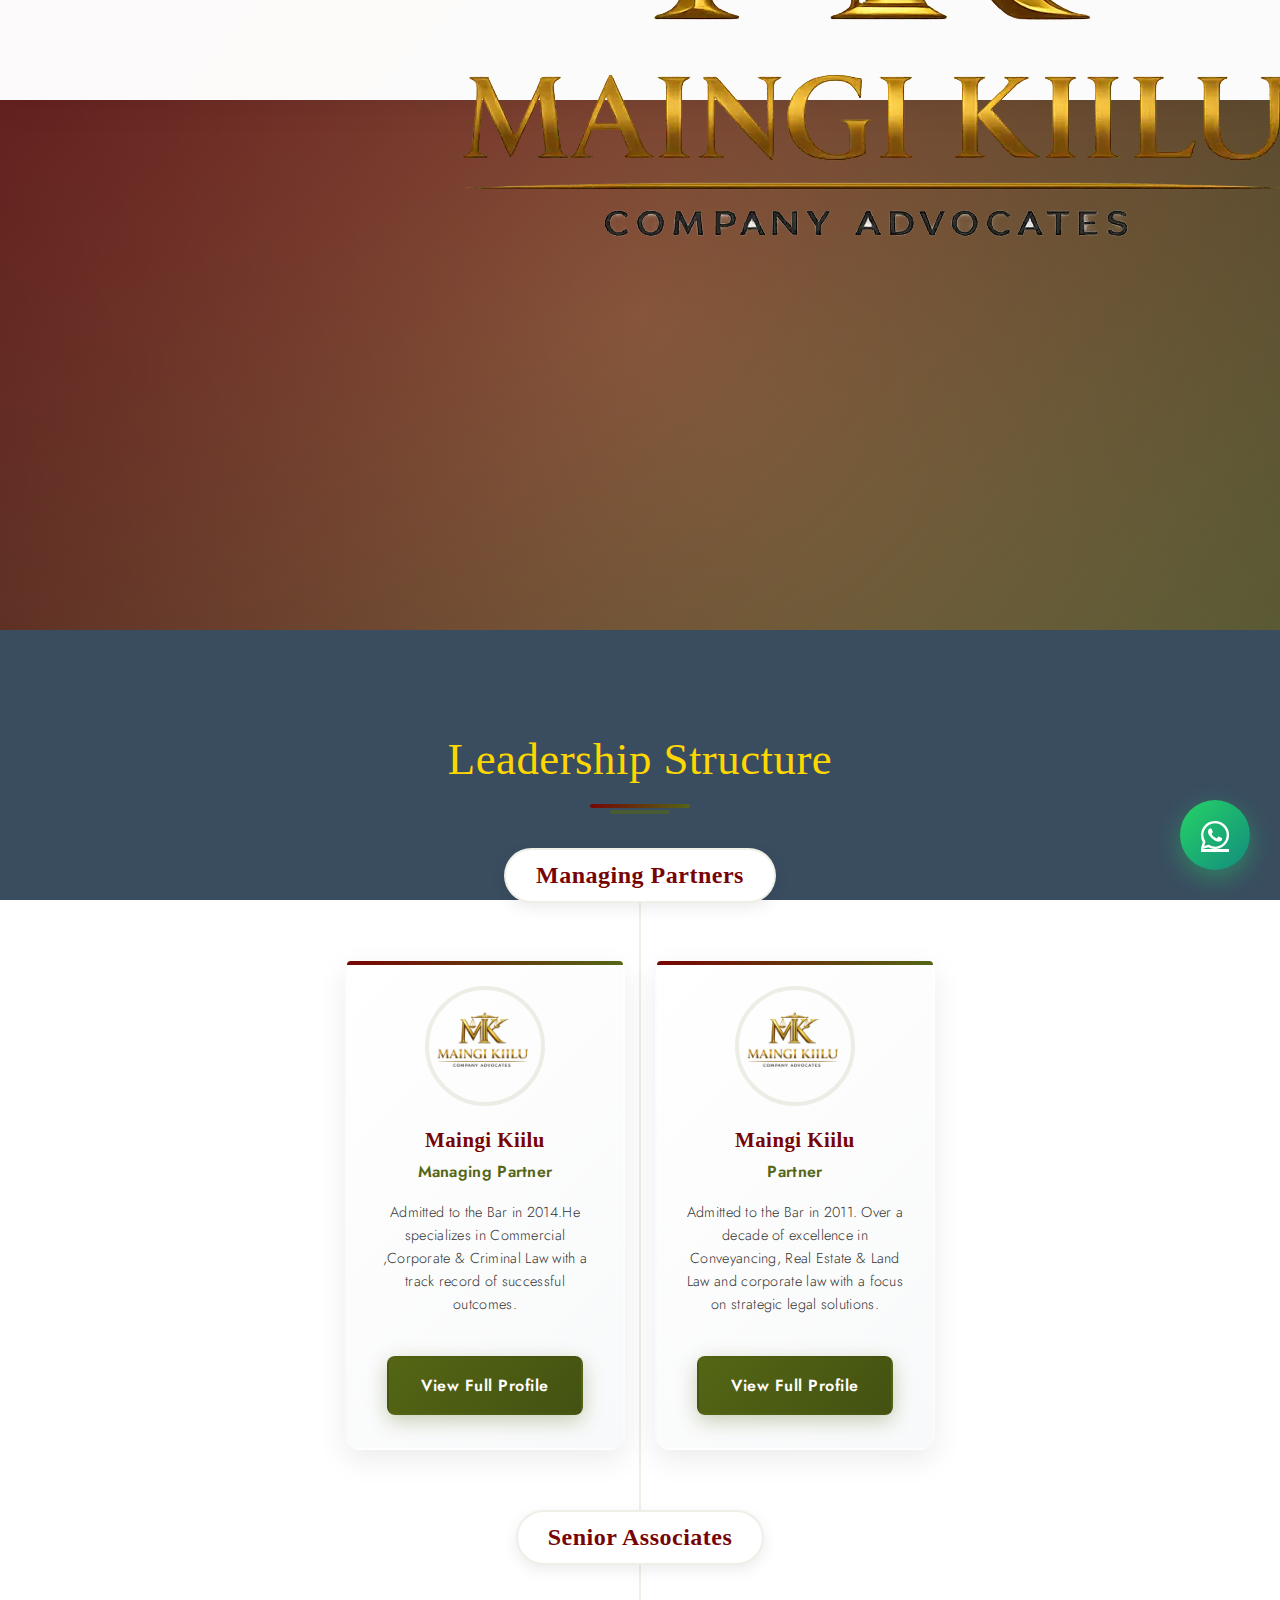
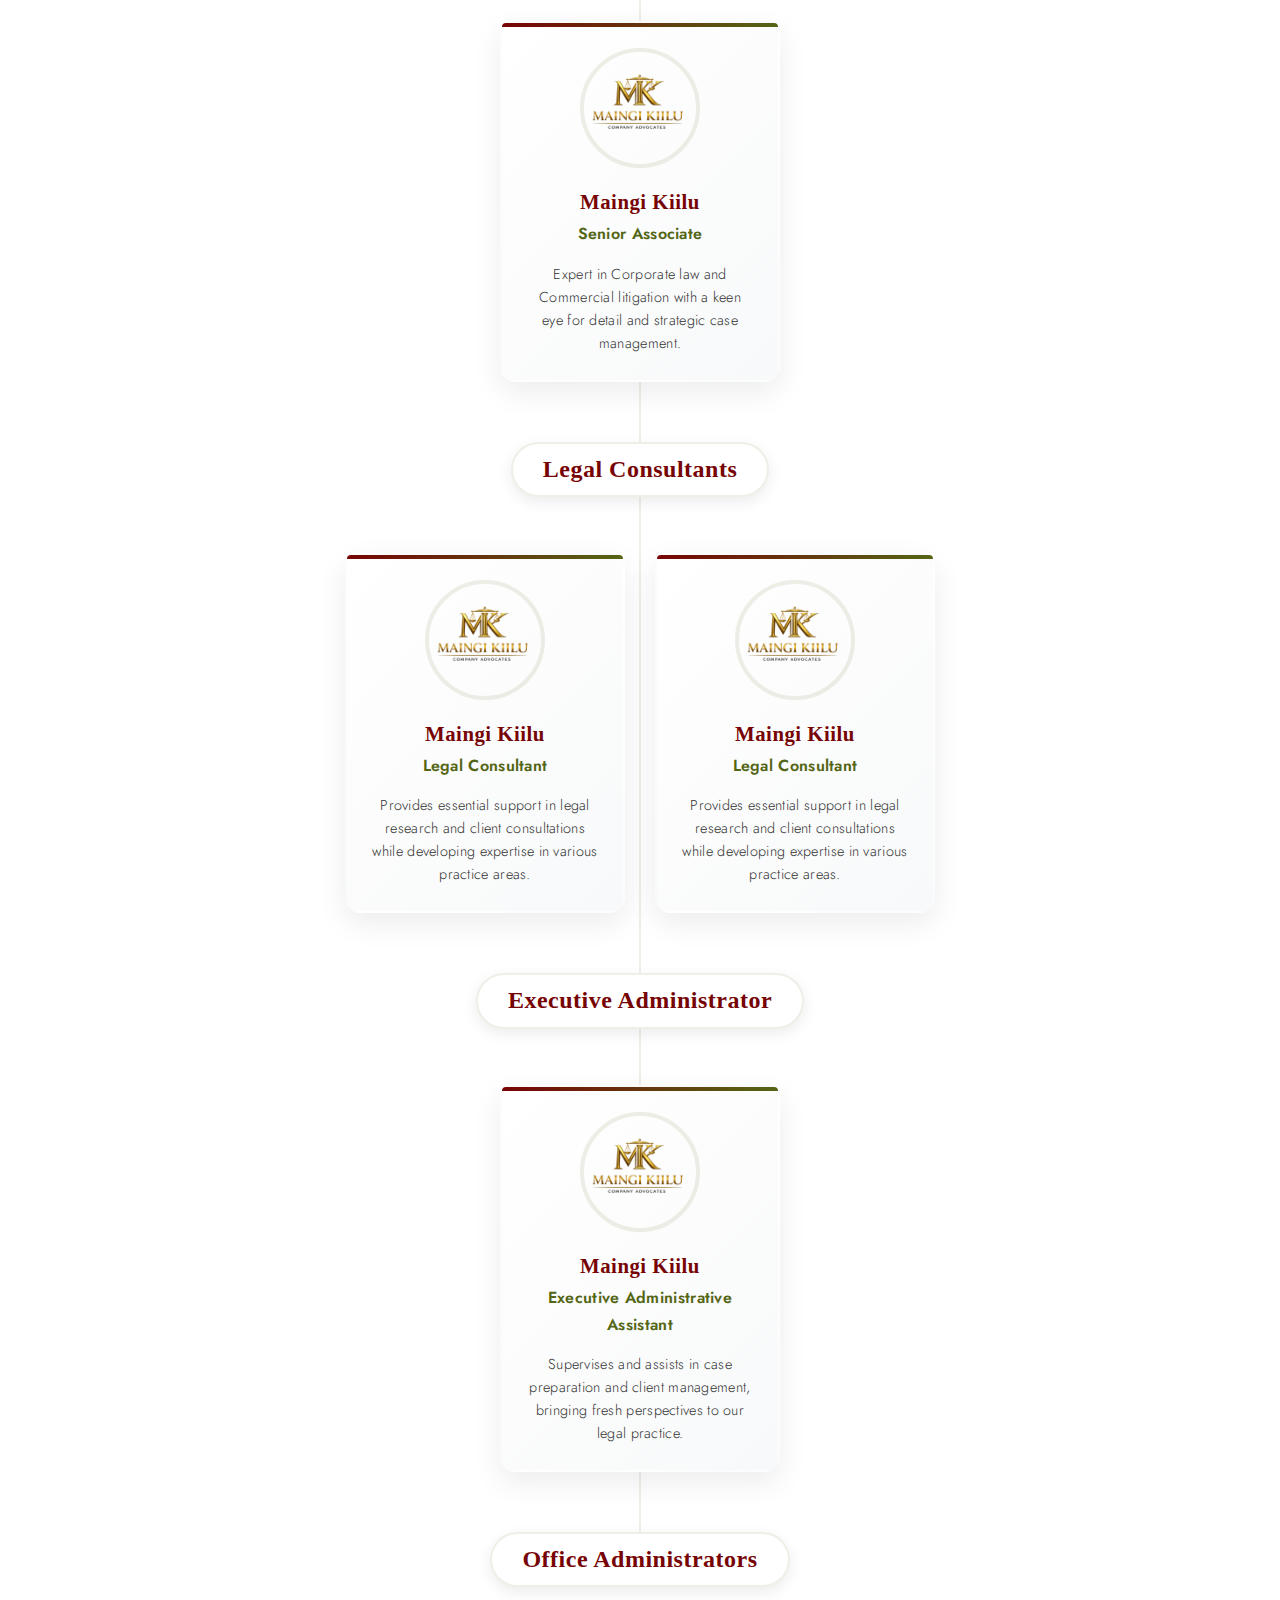
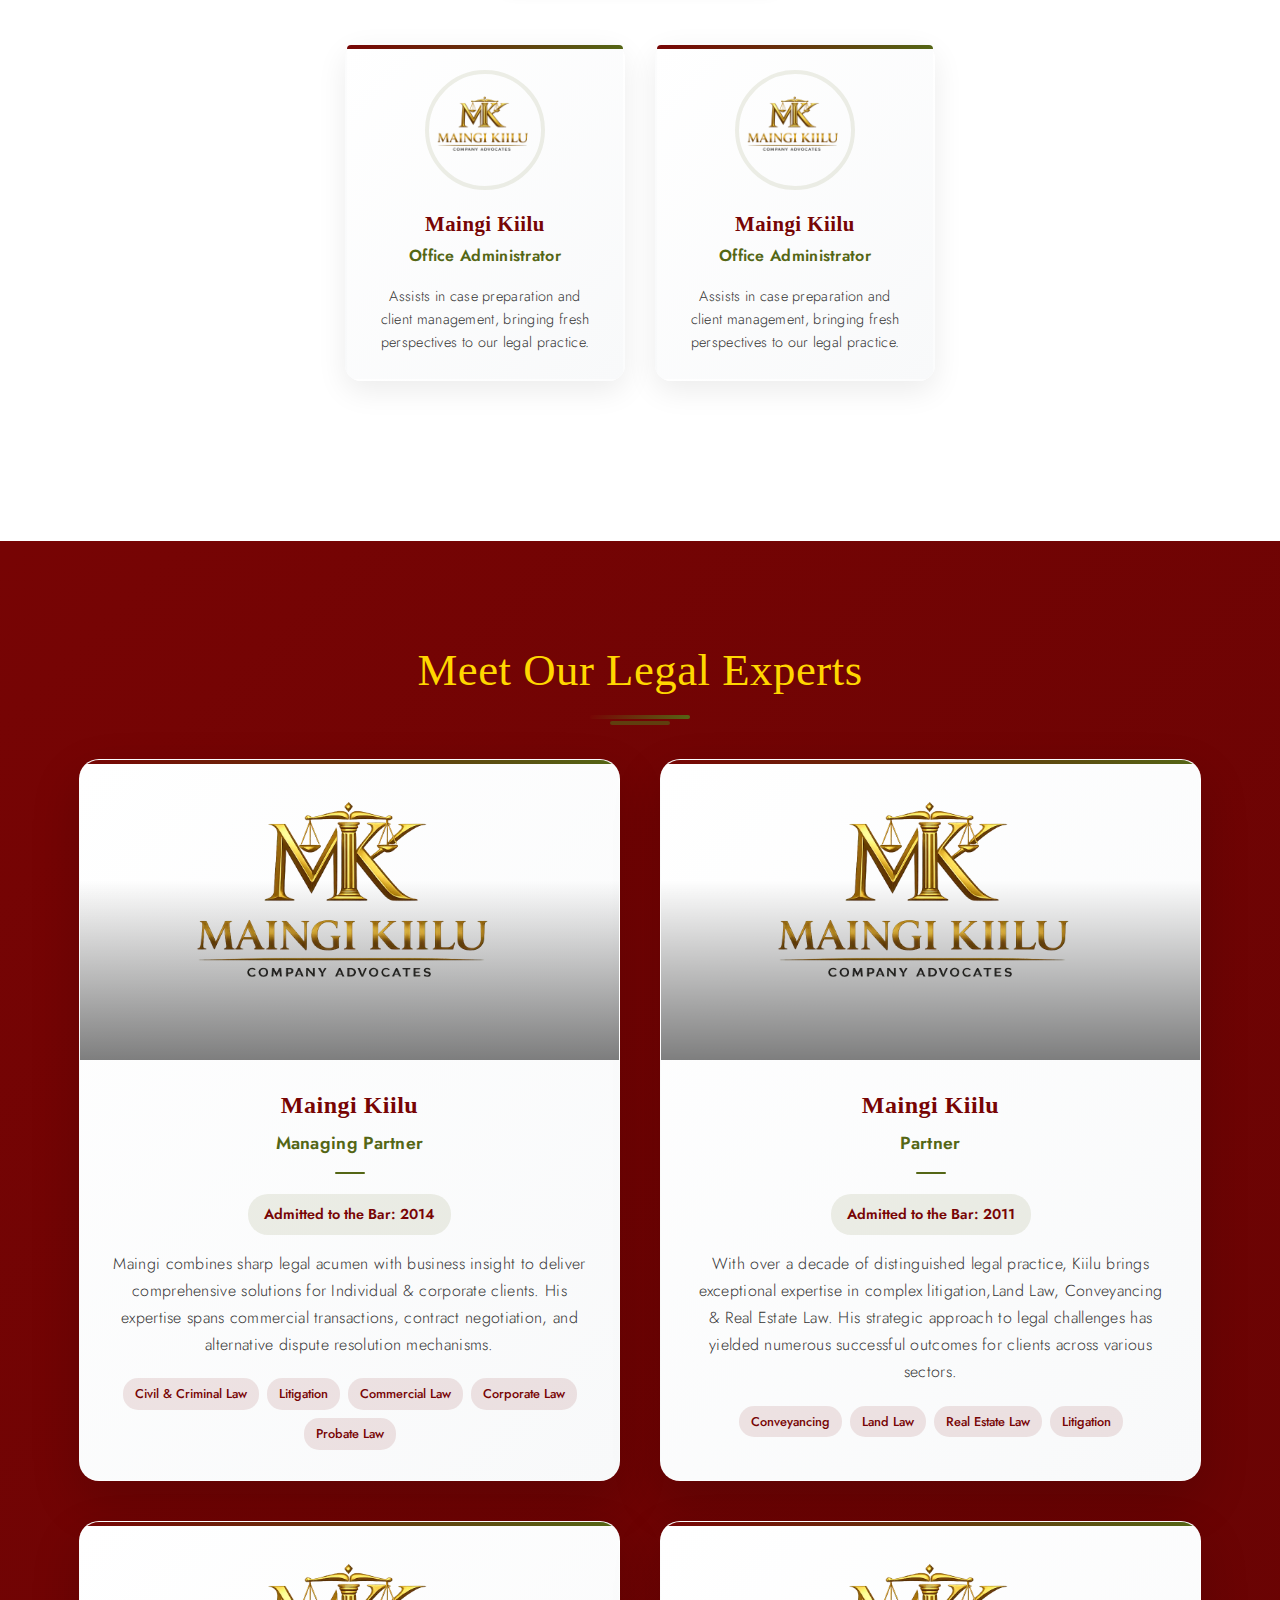
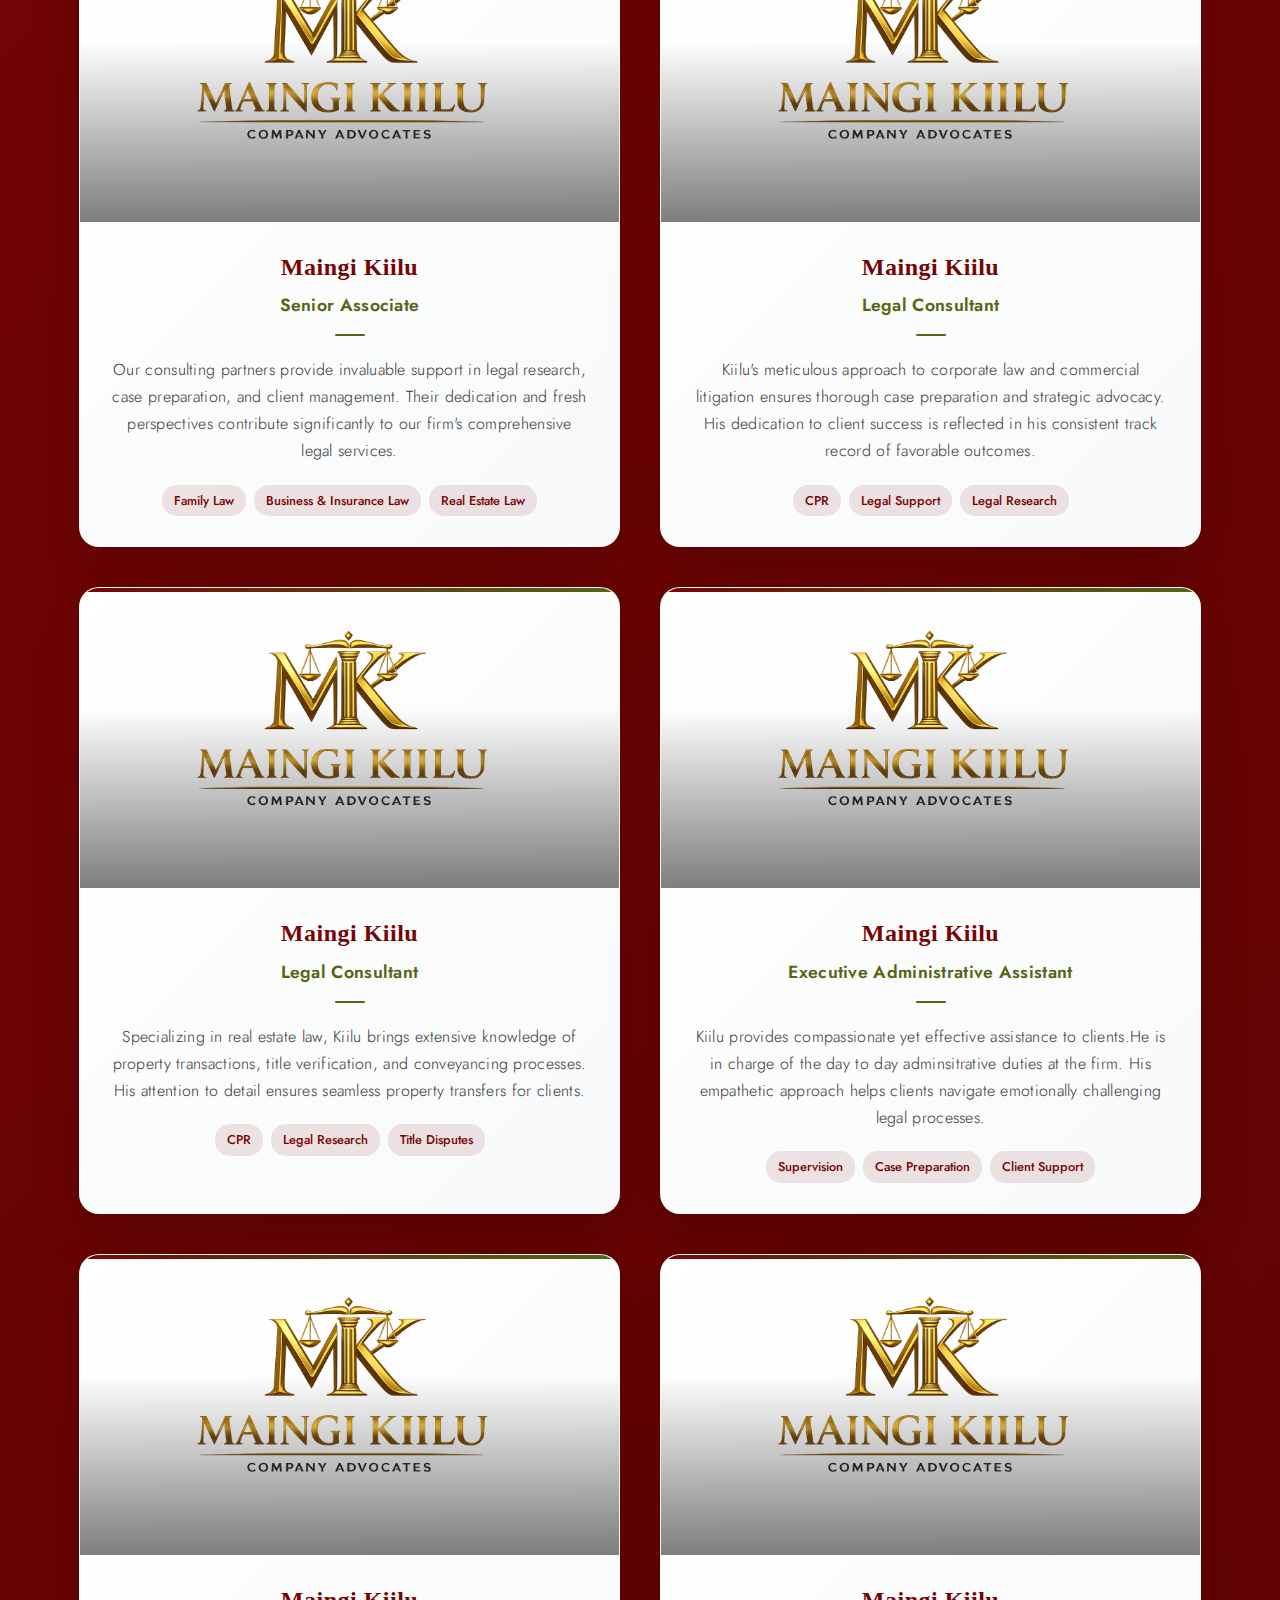
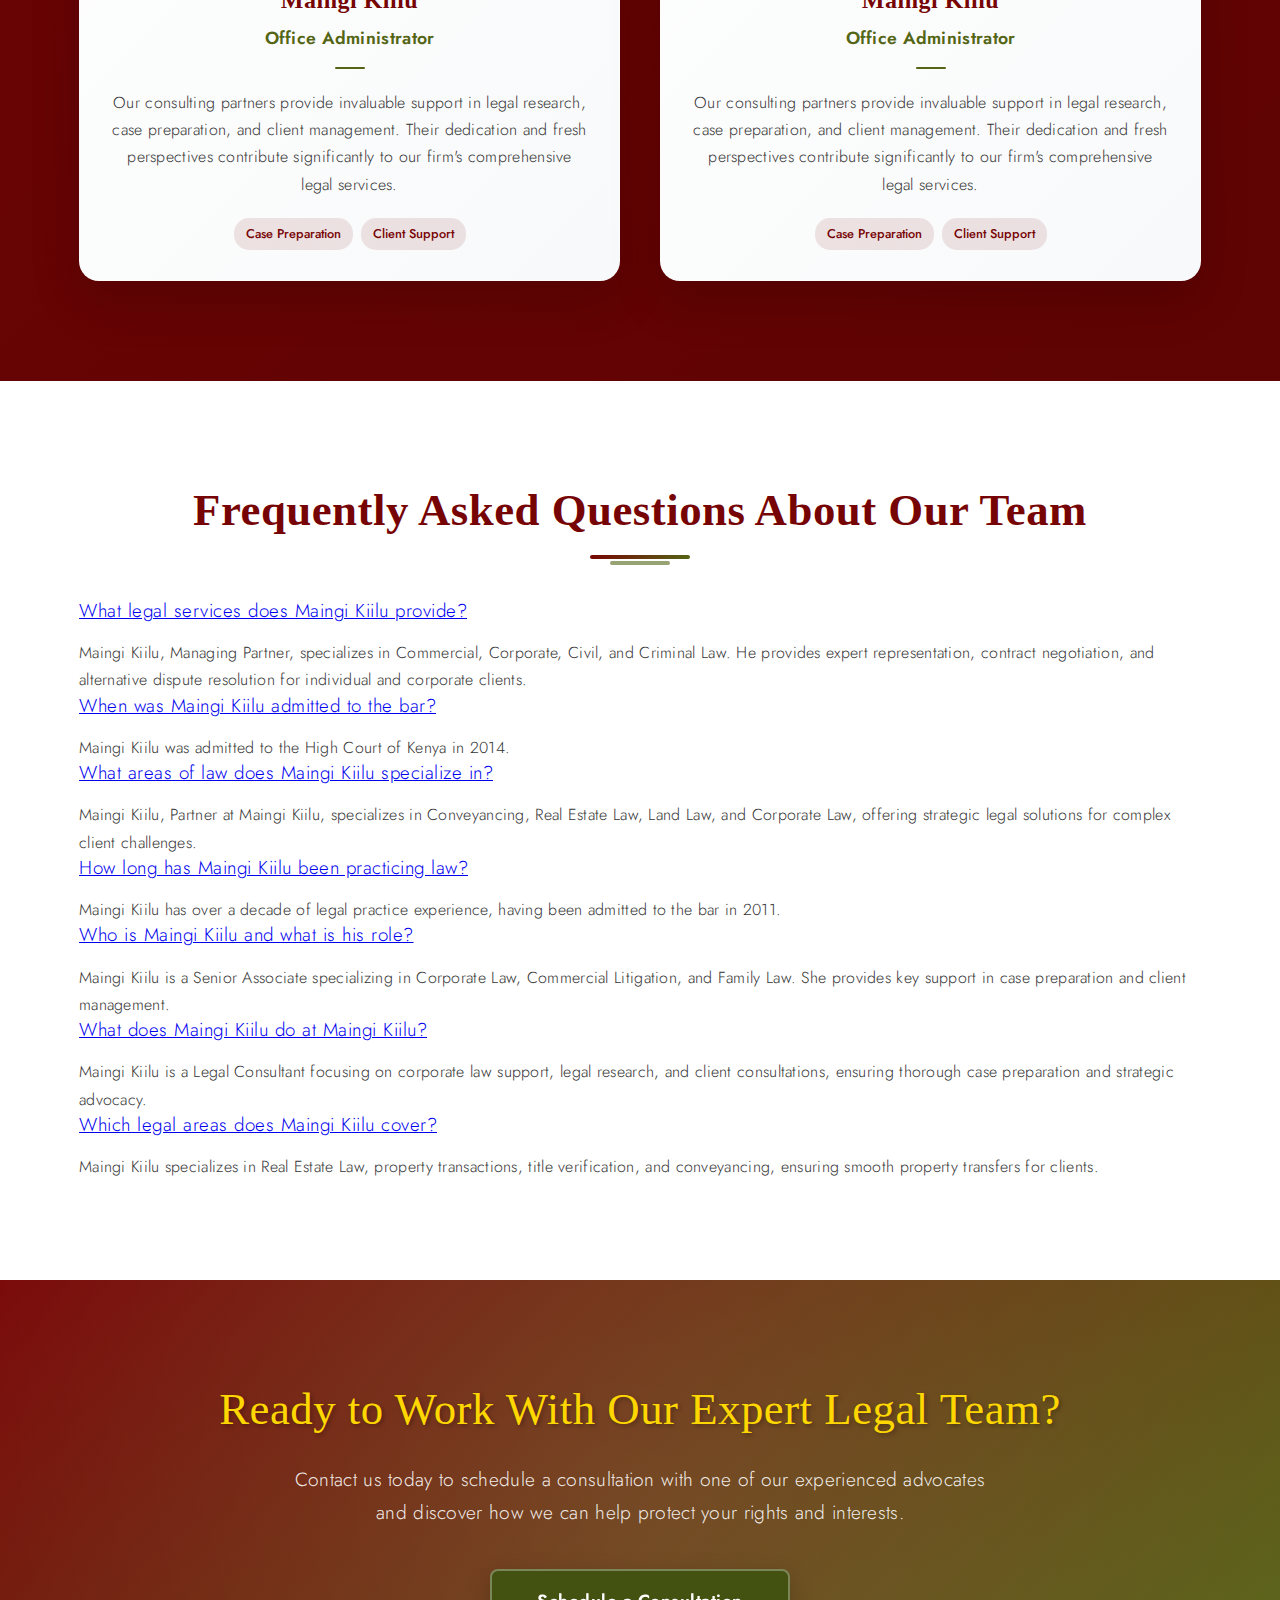
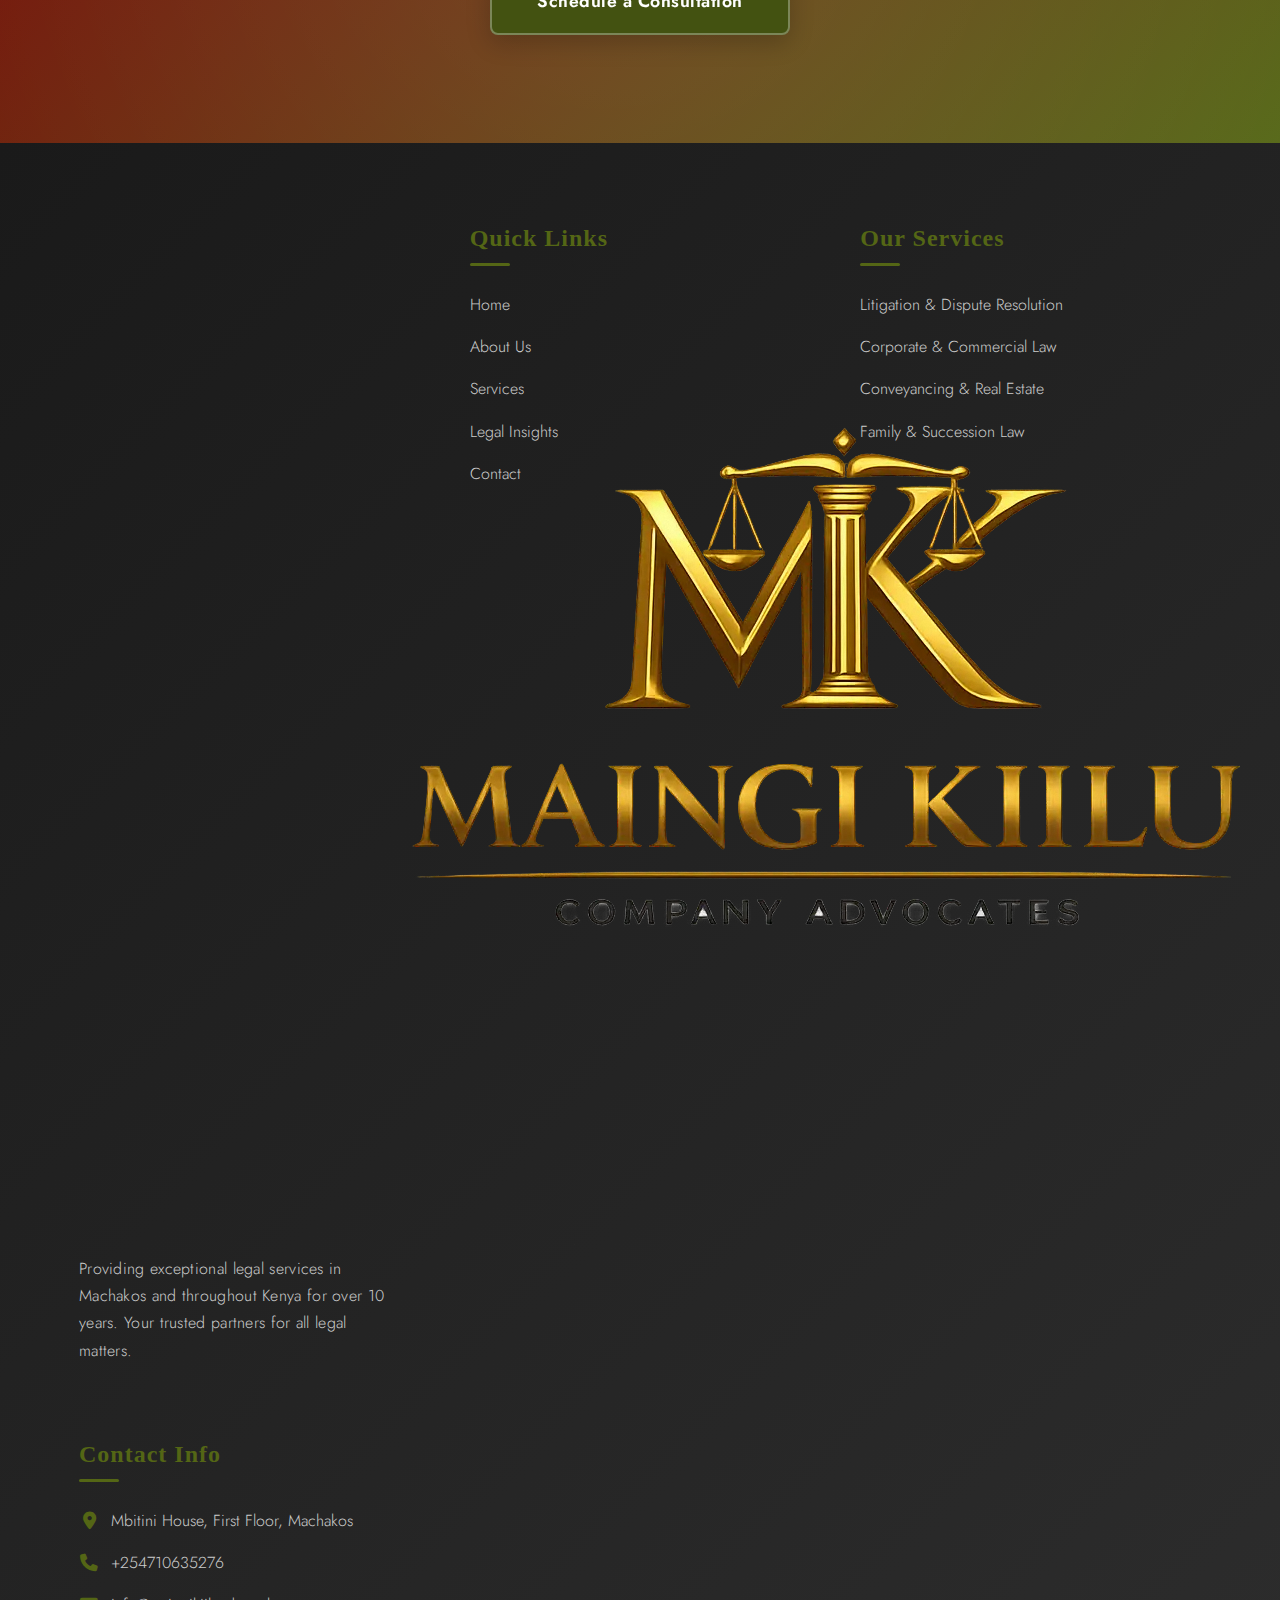
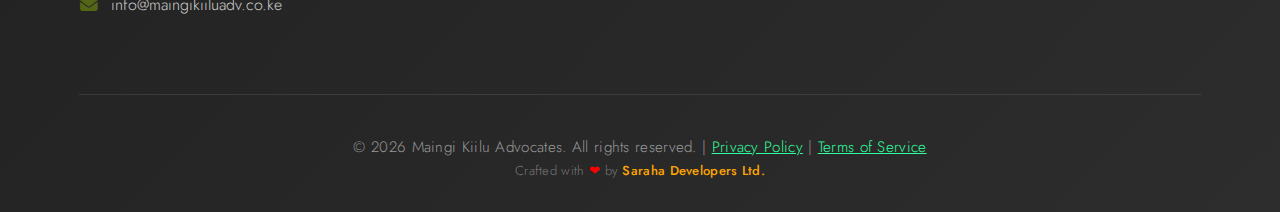
<file: team.html>
<!DOCTYPE html>
<html lang="en">
<head>
  <meta charset="UTF-8" />
  <meta name="viewport" content="width=device-width, initial-scale=1.0" />

  <!-- Primary Meta Tags & SEO -->
  <title>Our Legal Team | Maingi Kiilu Company Advocates – Advocates in Machakos, Kenya</title>
  <meta name="description" content="Meet the advocates and legal professionals at Maingi Kiilu Company Advocates. Our experienced team includes Maingi Kiilu, Maingi Kiilu, and skilled Legal Consultants providing trusted legal services across Kenya." />
  <meta name="keywords" content="Maingi Kiilu Advocates, Maingi Kiilu Advocate, Maingi Kiilu Lawyer, Advocates in Machakos, lawyers in Machakos, Law Firm in Kenya, Corporate Lawyers Kenya, Conveyancing Lawyers Machakos" />
  <link rel="canonical" href="https://maingikiiluadv.co.ke/team.html" />

  <!-- Google Site Verification -->
  <meta name="google-site-verification" content="uLNjH8uJ0sve_Ad6NlMxgTaCXgJEYEMJ5Z0sK0S8cJo" />

  <!-- Open Graph / Facebook -->
  <meta property="og:type" content="website" />
  <meta property="og:url" content="https://maingikiiluadv.co.ke/team.html" />
  <meta property="og:title" content="Our Legal Team | Maingi Kiilu Company Advocates" />
  <meta property="og:description" content="Get to know our advocates including Maingi Kiilu and Maingi Kiilu. A professional legal team offering corporate, litigation, conveyancing, and family law services across Kenya." />
  <meta property="og:image" content="https://maingikiiluadv.co.ke/full-favicon-512x512.png" />
  <meta property="og:image:width" content="512" />
  <meta property="og:image:height" content="512" />

  <!-- Twitter -->
  <meta name="twitter:card" content="summary_large_image" />
  <meta name="twitter:title" content="Our Legal Team | Maingi Kiilu Company Advocates" />
  <meta name="twitter:description" content="Meet the experienced advocates and legal professionals at Maingi Kiilu Company Advocates in Machakos, Kenya." />
  <meta name="twitter:image" content="https://maingikiiluadv.co.ke/full-favicon-512x512.png" />

  <!-- Favicons & App Icons -->
  <link rel="icon" href="maingi-kiilu-favicon.webp" type="image/webp" />
  <link rel="apple-touch-icon" sizes="180x180" href="maingi-kiilu-favicon.webp" />
  <link rel="icon" type="image/png" sizes="512x512" href="maingi-kiilu-favicon.webp" />
  <link rel="manifest" href="site.webmanifest" />

  <!-- Fonts & Icons -->
  <link rel="stylesheet" href="https://cdnjs.cloudflare.com/ajax/libs/font-awesome/6.4.0/css/all.min.css" />
  <link href="https://fonts.googleapis.com/css2?family=Jost:wght@300;400;500;600;700&display=swap" rel="stylesheet" />

  <!-- Page CSS -->
  <link rel="stylesheet" href="team.css" />

  <!-- JSON-LD Structured Data for Team Members -->
  <script type="application/ld+json">
  {
    "@context": "https://schema.org",
    "@graph": [
      {
        "@type": "Person",
        "@id": "https://maingikiiluadv.co.ke/team.html#Maingi-Kiilu",
        "name": "Maingi Kiilu",
        "jobTitle": "Advocate of the High Court of Kenya",
        "url": "https://maingikiiluadv.co.ke/team.html#Maingi-Kiilu",
        "image": "https://maingikiiluadv.co.ke/images/Maingi-Kiilu.jpg",
        "email": "mailto:info@maingikiiluadv.co.ke",
        "description": "Maingi combines sharp legal acumen with business insight to deliver comprehensive solutions for individual and corporate clients. Expertise in commercial transactions, contract negotiation, and dispute resolution.",
        "worksFor": {
          "@type": "LegalService",
          "@id": "https://maingikiiluadv.co.ke/#legalservice",
          "name": "Maingi Kiilu Company Advocates",
          "url": "https://maingikiiluadv.co.ke"
        },
        "sameAs": ["https://www.linkedin.com/in/Maingi-Kiilu-aa12982a/?originalSubdomain=ke"]
      },
      {
        "@type": "Person",
        "@id": "https://maingikiiluadv.co.ke/team.html#faith-musyoka",
        "name": "Maingi Kiilu",
        "jobTitle": "Advocate of the High Court of Kenya",
        "url": "https://maingikiiluadv.co.ke/team.html#faith-musyoka",
        "image": "https://maingikiiluadv.co.ke/images/faith-musyoka.jpg",
        "email": "mailto:info@maingikiiluadv.co.ke",
        "description": "Faith brings over a decade of experience in Conveyancing, Real Estate, Land Law, and corporate legal solutions. Known for strategic approaches to complex legal challenges.",
        "worksFor": {
          "@type": "LegalService",
          "@id": "https://maingikiiluadv.co.ke/#legalservice"
        },
        "sameAs": ["https://www.linkedin.com/in/faith-musyoka-9649b6167/?originalSubdomain=ke"]
      },
      {
        "@type": "Person",
        "@id": "https://maingikiiluadv.co.ke/team.html#jerusha-muthoki",
        "name": "Maingi Kiilu",
        "jobTitle": "Senior Associate",
        "url": "https://maingikiiluadv.co.ke/team.html#jerusha-muthoki",
        "image": "https://maingikiiluadv.co.ke/images/jerusha-muthoki.jpg",
        "email": "mailto:info@maingikiiluadv.co.ke",
        "description": "Expert in Corporate Law and Commercial Litigation with a keen eye for detail and strategic case management.",
        "worksFor": {
          "@type": "LegalService",
          "@id": "https://maingikiiluadv.co.ke/#legalservice"
        }
      },
      {
        "@type": "Person",
        "@id": "https://maingikiiluadv.co.ke/team.html#kelvin-muia",
        "name": "Maingi Kiilu",
        "jobTitle": "Legal Consultant",
        "url": "https://maingikiiluadv.co.ke/team.html#kelvin-muia",
        "image": "https://maingikiiluadv.co.ke/images/kelvin-muia.jpg",
        "email": "mailto:info@maingikiiluadv.co.ke",
        "description": "Kelvin specializes in corporate law support, legal research, and client consultations, ensuring thorough case preparation and strategic advocacy.",
        "worksFor": {
          "@type": "LegalService",
          "@id": "https://maingikiiluadv.co.ke/#legalservice"
        },
        "sameAs": ["https://www.linkedin.com/in/kelvin-muia-53a9b22a6/?originalSubdomain=ke"]
      },
      {
        "@type": "Person",
        "@id": "https://maingikiiluadv.co.ke/team.html#eleazor-kokonya",
        "name": "Maingi Kiilu",
        "jobTitle": "Legal Consultant",
        "url": "https://maingikiiluadv.co.ke/team.html#eleazor-kokonya",
        "image": "https://maingikiiluadv.co.ke/images/eleazor-kokonya.jpg",
        "email": "mailto:info@maingikiiluadv.co.ke",
        "description": "Eleazor focuses on real estate law, property transactions, title verification, and conveyancing, ensuring seamless property transfers for clients.",
        "worksFor": {
          "@type": "LegalService",
          "@id": "https://maingikiiluadv.co.ke/#legalservice"
        },
        "sameAs": ["https://www.linkedin.com/in/eleazer-kokonya-62550820a/?originalSubdomain=ke"]
      }
    ]
  }
  </script>

  <!-- FAQ Structured Data -->
  <script type="application/ld+json">
  {
    "@context": "https://schema.org",
    "@type": "FAQPage",
    "mainEntity": [
      {
        "@type": "Question",
        "name": "What legal services does Maingi Kiilu provide?",
        "acceptedAnswer": {
          "@type": "Answer",
          "text": "Maingi Kiilu, Managing Partner, specializes in Commercial, Corporate, Civil, and Criminal Law. She provides expert representation, contract negotiation, and alternative dispute resolution for individual and corporate clients."
        }
      },
      {
        "@type": "Question",
        "name": "When was Maingi Kiilu admitted to the bar?",
        "acceptedAnswer": {
          "@type": "Answer",
          "text": "Maingi Kiilu was admitted to the High Court of Kenya in 2014."
        }
      },
      {
        "@type": "Question",
        "name": "What areas of law does Maingi Kiilu specialize in?",
        "acceptedAnswer": {
          "@type": "Answer",
          "text": "Maingi Kiilu, Partner at Maingi Kiilu, specializes in Conveyancing, Real Estate Law, Land Law, and Corporate Law, offering strategic legal solutions for complex client challenges."
        }
      },
      {
        "@type": "Question",
        "name": "How long has Maingi Kiilu been practicing law?",
        "acceptedAnswer": {
          "@type": "Answer",
          "text": "Maingi Kiilu has over a decade of legal practice experience, having been admitted to the bar in 2011."
        }
      },
      {
        "@type": "Question",
        "name": "Who is Maingi Kiilu and what is her role?",
        "acceptedAnswer": {
          "@type": "Answer",
          "text": "Maingi Kiilu is a Senior Associate specializing in Corporate Law, Commercial Litigation, and Family Law. She provides key support in case preparation and client management."
        }
      },
      {
        "@type": "Question",
        "name": "What does Maingi Kiilu do at Maingi Kiilu?",
        "acceptedAnswer": {
          "@type": "Answer",
          "text": "Maingi Kiilu is a Legal Consultant focusing on corporate law support, legal research, and client consultations, ensuring thorough case preparation and strategic advocacy."
        }
      },
      {
        "@type": "Question",
        "name": "Which legal areas does Maingi Kiilu cover?",
        "acceptedAnswer": {
          "@type": "Answer",
          "text": "Maingi Kiilu specializes in Real Estate Law, property transactions, title verification, and conveyancing, ensuring smooth property transfers for clients."
        }
      }
    ]
  }
  </script>
</head>



  <body>
    <!-- Header & Navigation -->
    <header>
      <div class="container header-container">
        <a href="/" class="favicon">
          <img
            src="maingi-kiilu-favicon.webp"
            alt="Maingi Kiilu Advocates favicon"
            class="favicon-img"
          />
        </a>
        <div class="mobile-menu">
          <i class="fas fa-bars"></i>
        </div>
        <!--  <nav aria-label="Team profiles">
  <ul>
    <li><a href="/team/Maingi-Kiilu.html">Advocate Maingi Kiilu</a></li>
    <li><a href="/team/faith-musyoka.html">Advocate Maingi Kiilu</a></li>
  </ul>
</nav>-->
        <nav>
          <ul>
            <li><a href="index.html">Home</a></li>
            <li><a href="about.html">About</a></li>
            <li><a href="services.html">Services</a></li>
            <li><a href="blog.html">Legal Insights</a></li>
            <li><a href="team.html" class="active">Our Team</a></li>
            <li><a href="contact.html">Contact</a></li>
            
            <li>
              <a href="contact.html" class="btn">Schedule Consultation</a>
            </li>
          </ul>
        </nav>
      </div>
    </header>

    <!-- Page Header -->
    <section class="page-header">
      <div class="container">
        <h1>Our Legal Team</h1>
        <ul class="breadcrumb">
          <li><a href="index.html">Home</a></li>
          <li>|</li>
          <li>Our Team</li>
        </ul>
      </div>
    </section>

    <!-- Leadership Structure -->
    <section class="section leadership-structure">
      <div class="container">
        <h2 class="section-title">Leadership Structure</h2>
        <div class="structure-container">
          <!-- Partners Level -->
          <div class="structure-level">
            <div class="level-title">
              <h2>Managing Partners</h2>
            </div>
            <div class="level-members">
              <div class="structure-member">
                <div class="structure-image">
                  <img
                    src="maingi-kiilu-favicon.webp"
                    alt="Maingi Kiilu – Managing Partner at Maingi Kiilu Company Advocates"
                  />
                </div>
                <h3 class="structure-name">Maingi Kiilu</h3>
                <p class="structure-role">Managing Partner</p>
                <p class="structure-desc">
                  Admitted to the Bar in 2014.He specializes in Commercial
                  ,Corporate & Criminal Law with a track record of successful
                  outcomes.
                </p>
                <div style="text-align: center; margin-top: 40px">
               <a href="Maingi-Kiilu.html" class="btn">View Full Profile</a>
                </div>
              </div>
              <div class="structure-member">
                <div class="structure-image">
                  <img
                    src="maingi-kiilu-favicon.webp"
                   alt="Maingi Kiilu– Partner at Maingi Kiilu Company Advocates"
                  />
                </div>
                <h3 class="structure-name">Maingi Kiilu</h3>
                <p class="structure-role">Partner</p>
                <p class="structure-desc">
                  Admitted to the Bar in 2011. Over a decade of excellence in
                  Conveyancing, Real Estate & Land Law and corporate law with a
                  focus on strategic legal solutions.
                </p>
                <div style="text-align: center; margin-top: 40px">
               <a href="#" class="btn">View Full Profile</a>
                </div>
              </div>
               
            </div>
          </div>

          <!-- Pupillage Level -->
          <div class="structure-level">
            <div class="level-title">
              <h2>Senior Associates</h2>
            </div>
            <div class="level-members">
              <div class="structure-member">
                <div class="structure-image">
                  <img
                    src="maingi-kiilu-favicon.webp"
                    alt="Maingi Kiilu – Senior Associate at Maingi Kiilu Company Advocates"
                  />
                </div>
                <h3 class="structure-name">Maingi Kiilu</h3>
                <p class="structure-role">Senior Associate</p>
                <p class="structure-desc">
                  Expert in Corporate law and Commercial litigation with a keen
                  eye for detail and strategic case management.
                </p>
              </div>
            </div>
          </div>

          <!-- Associates Level -->
          <div class="structure-level">
            <div class="level-title">
              <h2>Legal Consultants</h2>
            </div>
            <div class="level-members">
              <div class="structure-member">
                <div class="structure-image">
                  <img
                    src="maingi-kiilu-favicon.webp"
                    alt="Maingi Kiilu – Legal Consultant at Maingi Kiilu Company Advocates"
                  />
                </div>
                <h3 class="structure-name">Maingi Kiilu</h3>
                <p class="structure-role">Legal Consultant</p>
                <p class="structure-desc">
                  Provides essential support in legal research and client
                  consultations while developing expertise in various practice
                  areas.
                </p>
              </div>
              <div class="structure-member">
                <div class="structure-image">
                  <img
                    src="maingi-kiilu-favicon.webp"
                    alt="Maingi Kiilu - Legal Consultant at Maingi Kiilu Company Advocates"
                  />
                </div>
                <h3 class="structure-name">Maingi Kiilu</h3>
                <p class="structure-role">Legal Consultant</p>
                <p class="structure-desc">
                  Provides essential support in legal research and client
                  consultations while developing expertise in various practice
                  areas.
                </p>
              </div>
            </div>
          </div>
          <!-- Pupillage Level -->
          <div class="structure-level">
            <div class="level-title">
              <h2>Executive Administrator</h2>
            </div>
            <div class="level-members">
              <div class="structure-member">
                <div class="structure-image">
                  <img
                    src="maingi-kiilu-favicon.webp"
                    alt="Maingi Kiilu – Executive Administrative Assistant at Maingi Kiilu Company Advocates"
                  />
                </div>
                <h3 class="structure-name">Maingi Kiilu</h3>
                <p class="structure-role">Executive Administrative Assistant</p>
                <p class="structure-desc">
                  Supervises and assists in case preparation and client
                  management, bringing fresh perspectives to our legal practice.
                </p>
              </div>
            </div>
          </div>
          <!-- Associates Level -->
          <div class="structure-level">
            <div class="level-title">
              <h2>Office Administrators</h2>
            </div>
            <div class="level-members">
              <div class="structure-member">
                <div class="structure-image">
                  <img
                    src="maingi-kiilu-favicon.webp"
                    alt="Maingi Kiilu – Office Administrator at Maingi Kiilu Company Advocates"
                  />
                </div>
                <h3 class="structure-name">Maingi Kiilu</h3>
                <p class="structure-role">Office Administrator</p>
                <p class="structure-desc">
                  Assists in case preparation and client management, bringing
                  fresh perspectives to our legal practice.
                </p>
              </div>

              <div class="structure-member">
                <div class="structure-image">
                  <img
                    src="maingi-kiilu-favicon.webp"
                    alt="Maingi Kiilu – Office Administrator at Maingi Kiilu Company Advocates"
                  />
                </div>
                <h3 class="structure-name">Maingi Kiilu</h3>
                <p class="structure-role">Office Administrator</p>
                <p class="structure-desc">
                  Assists in case preparation and client management, bringing
                  fresh perspectives to our legal practice.
                </p>
              </div>
            </div>
          </div>
        </div>
      </div>
    </section>

    <!-- Team Members -->
    <section class="section team-members">
      <div class="container">
        <h2 class="section-title">Meet Our Legal Experts</h2>
        <div class="team-grid">
          <!-- Maingi Kiilu -->
          <div class="team-member" id="Maingi-Kiilu">

            <div class="member-image">
              <img
                src="maingi-kiilu-favicon.webp"
                alt="Maingi Kiilu – Managing Partner at Maingi Kiilu Company Advocates"
              />
            </div>
            <div class="member-info">
              <h3 class="member-name">Maingi Kiilu</h3>
              <p class="member-position">Managing Partner</p>
              <span class="member-admission">Admitted to the Bar: 2014</span>
              <p class="member-bio">
                Maingi combines sharp legal acumen with business insight to
                deliver comprehensive solutions for Individual & corporate
                clients. His expertise spans commercial transactions, contract
                negotiation, and alternative dispute resolution mechanisms.
              </p>
              <div class="member-expertise">
                <span class="expertise-tag">Civil & Criminal Law</span>
                <span class="expertise-tag">Litigation</span>
                <span class="expertise-tag">Commercial Law </span>
                <span class="expertise-tag">Corporate Law </span>
                <span class="expertise-tag">Probate Law</span>
              </div>
            </div>
          </div>
          <!-- Faith Kiilu -->
          <div class="team-member" id="faith-musyoka">
            <div class="member-image">
              <img
                src="maingi-kiilu-favicon.webp"
                alt="Maingi Kiilu– Partner at Maingi Kiilu Company Advocates"
              />
            </div>
            <div class="member-info">
              <h3 class="member-name">Maingi Kiilu</h3>
              <p class="member-position">Partner</p>
              <span class="member-admission">Admitted to the Bar: 2011</span>
              <p class="member-bio">
                With over a decade of distinguished legal practice, Kiilu brings
                exceptional expertise in complex litigation,Land Law,
                Conveyancing & Real Estate Law. His strategic approach to legal
                challenges has yielded numerous successful outcomes for clients
                across various sectors.
              </p>
              <div class="member-expertise">
                <span class="expertise-tag">Conveyancing</span>
                <span class="expertise-tag">Land Law</span>
                <span class="expertise-tag">Real Estate Law</span>
                <span class="expertise-tag">Litigation</span>
              </div>
            </div>
          </div>

          
          <!-- senior Associate -->
          <div class="team-member" id="jerusha-muthoki">
            <div class="member-image">
              <img
                src="maingi-kiilu-favicon.webp"
                alt="Maingi Kiilu – Senior Associate at Maingi Kiilu Company Advocates"
              />
            </div>
            <div class="member-info">
              <h3 class="member-name">Maingi Kiilu</h3>
              <p class="member-position">Senior Associate</p>
              <p class="member-bio">
                Our consulting partners provide invaluable support in legal
                research, case preparation, and client management. Their
                dedication and fresh perspectives contribute significantly to
                our firm's comprehensive legal services.
              </p>
              <div class="member-expertise">
                <span class="expertise-tag">Family Law</span>
                <span class="expertise-tag">Business & Insurance Law</span>
                <span class="expertise-tag">Real Estate Law</span>
              </div>
            </div>
          </div>

          <!-- Kelvin -->
          <div class="team-member" id="kelvin-muia">
            <div class="member-image">
              <img
                src="maingi-kiilu-favicon.webp"
                alt="Maingi Kiilu – Legal Consultant at Maingi Kiilu Company Advocates"
              />
            </div>
            <div class="member-info">
              <h3 class="member-name">Maingi Kiilu</h3>
              <p class="member-position">Legal Consultant</p>
              <p class="member-bio">
                Kiilu's meticulous approach to corporate law and commercial
                litigation ensures thorough case preparation and strategic
                advocacy. His dedication to client success is reflected in his
                consistent track record of favorable outcomes.
              </p>
              <div class="member-expertise">
                <span class="expertise-tag">CPR</span>
                <span class="expertise-tag">Legal Support</span>
                <span class="expertise-tag">Legal Research</span>
              </div>
            </div>
          </div>

          <!-- Eleazor -->
          <div class="team-member" id="eleazor-kokonya">
            <div class="member-image">
              <img
                src="maingi-kiilu-favicon.webp"
                alt="Maingi Kiilu - Legal Consultant at Maingi Kiilu Company Advocates"
              />
            </div>
            <div class="member-info">
              <h3 class="member-name">Maingi Kiilu</h3>
              <p class="member-position">Legal Consultant</p>
              <p class="member-bio">
                Specializing in real estate law, Kiilu brings extensive
                knowledge of property transactions, title verification, and
                conveyancing processes. His attention to detail ensures seamless
                property transfers for clients.
              </p>
              <div class="member-expertise">
                <span class="expertise-tag">CPR</span>
                <span class="expertise-tag">Legal Research</span>
                <span class="expertise-tag">Title Disputes</span>
              </div>
            </div>
          </div>

          <!-- Maingi Kiilu -->
          <div class="team-member" id="everlyne-muia">
            <div class="member-image">
              <img
                src="maingi-kiilu-favicon.webp"
                alt="Maingi Kiilu – Executive Administrative Assistant at Maingi Kiilu Company Advocates"
              />
            </div>
            <div class="member-info">
              <h3 class="member-name">Maingi Kiilu</h3>
              <p class="member-position">Executive Administrative Assistant</p>
              <p class="member-bio">
                Kiilu provides compassionate yet effective assistance to
                clients.He is in charge of the day to day adminsitrative duties
                at the firm. His empathetic approach helps clients navigate
                emotionally challenging legal processes.
              </p>
              <div class="member-expertise">
                <span class="expertise-tag">Supervision</span>
                <span class="expertise-tag">Case Preparation</span>
                <span class="expertise-tag">Client Support</span>
              </div>
            </div>
          </div>

          <!-- Consulting Partners -->

          <!-- Consulting Partners -->
          <div class="team-member" id="irene-ajabu">
            <div class="member-image">
              <img
                src="maingi-kiilu-favicon.webp"
                alt="Maingi Kiilu – Office Administrator at Maingi Kiilu Company Advocates"
              />
            </div>
            <div class="member-info">
              <h3 class="member-name">Maingi Kiilu</h3>
              <p class="member-position">Office Administrator</p>
              <p class="member-bio">
                Our consulting partners provide invaluable support in legal
                research, case preparation, and client management. Their
                dedication and fresh perspectives contribute significantly to
                our firm's comprehensive legal services.
              </p>
              <div class="member-expertise">
                <span class="expertise-tag">Case Preparation</span>
                <span class="expertise-tag">Client Support</span>
              </div>
            </div>
          </div>

          <div class="team-member" id="christine-kamuvya">
            <div class="member-image">
              <img
                src="maingi-kiilu-favicon.webp"
               alt="Maingi Kiilu – Office Administrator at Maingi Kiilu Company Advocates"
              />
            </div>
            <div class="member-info">
              <h3 class="member-name">Maingi Kiilu</h3>
              <p class="member-position">Office Administrator</p>
              <p class="member-bio">
                Our consulting partners provide invaluable support in legal
                research, case preparation, and client management. Their
                dedication and fresh perspectives contribute significantly to
                our firm's comprehensive legal services.
              </p>
              <div class="member-expertise">
                <span class="expertise-tag">Case Preparation</span>
                <span class="expertise-tag">Client Support</span>
              </div>
            </div>
          </div>
        </div>
      </div>
    </section>

  <!-- Team FAQ Section -->
<section class="section team-faq">
  <div class="container">
    <h2 class="section-title">Frequently Asked Questions About Our Team</h2>
    
    <div class="faq-grid">

      <!-- Maingi Kiilu -->
      <div class="faq-card">
        <h3 class="faq-question"><a href="#Maingi-Kiilu">What legal services does Maingi Kiilu provide?</a></h3>
        <p class="faq-answer">
          Maingi Kiilu, Managing Partner, specializes in Commercial, Corporate, Civil, and Criminal Law. He provides expert representation, contract negotiation, and alternative dispute resolution for individual and corporate clients.
        </p>
      </div>
      
      <div class="faq-card">
        <h3 class="faq-question"><a href="#Maingi-Kiilu">When was Maingi Kiilu admitted to the bar?</a></h3>
        <p class="faq-answer">
          Maingi Kiilu was admitted to the High Court of Kenya in 2014.
        </p>
      </div>

      <!-- Maingi Kiilu -->
      <div class="faq-card">
        <h3 class="faq-question"><a href="#faith-musyoka">What areas of law does Maingi Kiilu specialize in?</a></h3>
        <p class="faq-answer">
          Maingi Kiilu, Partner at Maingi Kiilu, specializes in Conveyancing, Real Estate Law, Land Law, and Corporate Law, offering strategic legal solutions for complex client challenges.
        </p>
      </div>

      <div class="faq-card">
        <h3 class="faq-question"><a href="#faith-musyoka">How long has Maingi Kiilu been practicing law?</a></h3>
        <p class="faq-answer">
          Maingi Kiilu has over a decade of legal practice experience, having been admitted to the bar in 2011.
        </p>
      </div>

      <!-- Maingi Kiilu -->
      <div class="faq-card">
        <h3 class="faq-question"><a href="#jerusha-muthoki">Who is Maingi Kiilu and what is his role?</a></h3>
        <p class="faq-answer">
          Maingi Kiilu is a Senior Associate specializing in Corporate Law, Commercial Litigation, and Family Law. She provides key support in case preparation and client management.
        </p>
      </div>

      <!-- Maingi Kiilu -->
      <div class="faq-card">
        <h3 class="faq-question"><a href="#kelvin-muia">What does Maingi Kiilu do at Maingi Kiilu?</a></h3>
        <p class="faq-answer">
          Maingi Kiilu is a Legal Consultant focusing on corporate law support, legal research, and client consultations, ensuring thorough case preparation and strategic advocacy.
        </p>
      </div>

      <!-- Maingi Kiilu -->
      <div class="faq-card">
        <h3 class="faq-question"><a href="#eleazor-kokonya">Which legal areas does Maingi Kiilu cover?</a></h3>
        <p class="faq-answer">
          Maingi Kiilu specializes in Real Estate Law, property transactions, title verification, and conveyancing, ensuring smooth property transfers for clients.
        </p>
      </div>

    </div>
  </div>
</section>


    <!-- CTA Section -->
    <section class="cta">
      <div class="container">
        <h2>Ready to Work With Our Expert Legal Team?</h2>
        <p>
          Contact us today to schedule a consultation with one of our
          experienced advocates and discover how we can help protect your rights
          and interests.
        </p>
        <a href="contact.html" class="btn">Schedule a Consultation</a>
      </div>
    </section>

    <!-- Footer -->
   <footer>
      <div class="container">
        <div class="footer-content">
          <div class="footer-about">
            <a href="/" class="footer-favicon">
              <img
                src="maingi-kiilu-favicon.webp"
                alt="Maingi Kiilu Advocates favicon"
              />
            </a>
            <p>
              Providing exceptional legal services in Machakos and throughout
              Kenya for over 10 years. Your trusted partners for all legal
              matters.
            </p>
          </div>

          <div class="footer-links">
            <h3>Quick Links</h3>
            <ul>
              <li><a href="index.html">Home</a></li>
              <li><a href="about.html">About Us</a></li>
              <li><a href="services.html">Services</a></li>
              <li><a href="blog.html">Legal Insights</a></li>
              <li><a href="contact.html">Contact</a></li>
            </ul>
          </div>

          <div class="footer-services">
            <h3>Our Services</h3>
            <ul>
              <li>
                <a href="services.html#litigation"
                  >Litigation & Dispute Resolution</a
                >
              </li>
              <li>
                <a href="services.html#corporate">Corporate & Commercial Law</a>
              </li>
              <li>
                <a href="services.html#conveyancing"
                  >Conveyancing & Real Estate</a
                >
              </li>
              <li>
                <a href="services.html#family">Family & Succession Law</a>
              </li>
            </ul>
          </div>

          <div class="footer-contact">
            <h3>Contact Info</h3>
            <ul>
              <li>
                <i class="fas fa-map-marker-alt"></i
                ><a href="https://maps.app.goo.gl/bQXJiD5MvQAobW3GA">
                  Mbitini House, First Floor, Machakos</a
                >
              </li>
             
              <li>
                <i class="fas fa-phone"></i>
                <a href="tel:+254710635276"> +254710635276</a>
              </li>
              <li>
                <i class="fas fa-envelope"></i
                ><a href="mailto:info@maingikiiluadv.co.ke">
                  info@maingikiiluadv.co.ke</a
                >
              </li>
            </ul>
          </div>
        </div>
         <div class="copyright">
                <p>&copy; <span id="y"></span> Maingi Kiilu Advocates. All rights reserved. | <a href="#" style="color:rgb(47, 255, 158);">Privacy Policy</a> | <a href="#" style="color:rgb(47, 255, 158);">Terms of Service</a></p>
              <script>document.getElementById("y").textContent=new Date().getFullYear()</script>

          <p style="margin: 0; font-size: 13px; color: #777">
            Crafted with <span style="color: red">❤</span> by
            <a
              href="https://sarahadevelopers.co.ke"
              target="_blank"
              rel="noopener"
              style="color: orange; text-decoration: none; font-weight: 500"
            >
              Saraha Developers Ltd.
            </a>
          </p>
            </div>
      </div>
    </footer>

    <!-- WhatsApp Float -->
    <a href="https://wa.me/254710635276" class="whatsapp-float" target="_blank">
      <i class="fab fa-whatsapp"></i>
    </a>

    <script src="team.js"></script>
  </body>
</html>
</file>
<file: about.css>
/* CSS Variables for Brand Colors */
      :root {
        --navy: #002b5c;
        --charcoal: #333333;
        --gold: #b38b59;
        --light-gray: #f8f9fa;
        --white: #ffffff;
        --mutindagreen:rgb(84, 102, 21);
        --mutindamaroon: rgb(119, 4, 4);
      }

      /* Global Styles */
      * {
        margin: 0;
        padding: 0;
        box-sizing: border-box;
        font-family: "Montserrat", sans-serif;
      }

      body {
        line-height: 1.6;
        color: var(--charcoal);
        background-color: var(--white);
      }

      h1,
      h2,
      h3,
      h4,
      h5 {
        font-family: "Garamond", "Times New Roman", serif;
        color: var(--gold);
        margin-bottom: 1rem;
      }

      .container {
        width: 90%;
        max-width: 1200px;
        margin: 0 auto;
        padding: 0 15px;
      }

      .btn {
        display: inline-block;
        background-color: var(--gold);
        color: var(--white);
        padding: 12px 30px;
        border: none;
        border-radius: 4px;
        font-weight: 600;
        text-decoration: none;
        transition: all 0.3s ease;
        cursor: pointer;
      }

      .btn:hover {
        background-color: rgb(119, 4, 4);
        transform: translateY(-2px);
      }

      .section {
        padding: 80px 0;
      }

      .section-title {
        text-align: center;
        margin-bottom: 50px;
        position: relative;
      }

      .section-title:after {
        content: "";
        position: absolute;
        bottom: -15px;
        left: 50%;
        transform: translateX(-50%);
        width: 80px;
        height: 3px;
        background-color: var(--gold);
      }

      /* Header & Navigation */
     /* ======= Header Styling ======= */
header {
  background-color: var(--white);
  position: fixed;
  top: 0;
  width: 100%;
  z-index: 1000;
  box-shadow: 0 2px 12px rgba(0, 0, 0, 0.08); /* Softer, premium shadow */
  transition: background-color 0.3s ease, box-shadow 0.3s ease;
}

/* Header Container Layout */
.header-container {
  max-width: 1200px;
  margin: 0 auto;
  padding: 12px 5%;
  display: flex;
  justify-content: space-between;
  align-items: center;
  gap: 20px;
}

/* ======= Logo Section ======= */
.logo {
  display: flex;
  align-items: center;
  text-decoration: none;
}

.logo img {
  height: 90px;
  width: auto;
  object-fit: contain;
  display: block;
}

/* ======= Navigation Menu ======= */
nav ul {
  display: flex;
  gap: 30px;
  list-style: none;
  margin: 0;
  padding: 0;
}

nav ul li a {
  text-decoration: none;
  font-weight: 500;
  color: var(--charcoal);
  font-size: 16px;
  padding: 8px 2px;
  transition: color 0.3s ease, border-color 0.3s ease;
  border-bottom: 2px solid transparent;
}

nav ul li a:hover,
nav ul li a.active {
  color: var(--gold);
  border-bottom: 2px solid var(--gold);
}

/* ======= Mobile Menu Button ======= */
.mobile-menu {
  display: none;
  font-size: 26px;
  cursor: pointer;
  color: var(--charcoal);
}

/* ======= Button in Navigation ======= */
nav ul li .btn {
  background-color: var(--gold);
  color: var(--white);
  padding: 10px 18px;
  border-radius: 4px;
  font-weight: 600;
  transition: background-color 0.3s ease;
}

nav ul li .btn:hover {
  background-color: rgb(119, 4, 4);
}

/* ======= Responsive Styling ======= */
@media (max-width: 768px) {
  nav ul {
    display: none;
  }

  .mobile-menu {
    display: block;
  }

  .logo img {
    height: 90px;
  }
}

      /* Page Header */
      .page-header {
        background: linear-gradient(rgba(0, 43, 92, 0.8), rgba(0, 43, 92, 0.8)),
          url("https://images.unsplash.com/photo-1589391886645-d51941baf7fb?ixlib=rb-4.0.3&auto=format&fit=crop&w=1200&q=80");
        background-size: cover;
        background-position: center;
        color: var(--white);
        padding: 280px 0 80px;
        text-align: center;
        height: 70vh;
      }

      .page-header h1 {
        font-size: 2.5rem;
        color: var(--gold);
        margin-bottom: 20px;
      }

      .breadcrumb {
        display: flex;
        justify-content: center;
        list-style: none;
      }

      .breadcrumb li {
        margin: 0 10px;
        color: var(--white);
      }

      .breadcrumb li a {
        color: var(--gold);
        text-decoration: none;
      }

      /* About Intro */
      .about-intro {
         background: linear-gradient(rgba(238, 239, 240, 0.9), rgba(248, 249, 250, 0.9)),
          url("https://images.unsplash.com/photo-1589829545856-d10d557cf95f?ixlib=rb-4.0.3&auto=format&fit=crop&w=1200&q=80");
        background-size: cover;
        background-position: center;
      }

      .about-content {
        display: grid;
        grid-template-columns: 1fr 1fr;
        gap: 50px;
        align-items: center;
      }

      .about-text h2 {
        margin-bottom: 20px;
        color: #b38b59;
      }

      .about-image img {
        width: 100%;
        border-radius: 8px;
        box-shadow: 0 5px 15px rgba(0, 0, 0, 0.1);
      }

      /* Mission & Vision */
      .mission-vision {
        display: grid;
        grid-template-columns: 1fr 1fr;
        gap: 40px;
      }

      .mission-card,
      .vision-card {
        background-color: rgb(119, 4, 4);
        border-radius: 8px;
        padding: 40px 30px;
        box-shadow: 0 5px 15px rgba(0, 0, 0, 0.05);
        text-align: center;
        border-top: 4px solid var(--gold);
        color: rgba(255, 255, 255, 0.781);
      }

      .vision-card h2{
        color: var(--gold);
      }
      .mission-card h2{
        color: var(--gold);
      }

      .mission-icon,
      .vision-icon {
        font-size: 40px;
        color: var(--gold);
        margin-bottom: 20px;
      }

      /* Team Section */
      .team {
        background-color: rgb(119, 4, 4);
      }
      .team h2{
        color: var(--gold);
      }

      .team-grid {
        display: grid;
        grid-template-columns: repeat(auto-fit, minmax(280px, 1fr));
        gap: 30px;
      }

      .team-member {
        background-color: var(--white);
        border-radius: 8px;
        overflow: hidden;
        box-shadow: 0 5px 15px rgba(0, 0, 0, 0.05);
        transition: transform 0.3s ease;
      }

      .team-member:hover {
        transform: translateY(-10px);
      }

      .member-image {
        height: 300px;
        overflow: hidden;
      }

      .member-image img {
        width: 100%;
        height: 100%;
        object-fit: cover;
        transition: transform 0.5s ease;
      }

      .team-member:hover .member-image img {
        transform: scale(1.1);
      }

      .member-info {
        padding: 25px;
        text-align: center;
      }

      .member-name {
        font-size: 1.3rem;
        margin-bottom: 5px;
      }

      .member-position {
        color: var(--gold);
        font-weight: 600;
        margin-bottom: 15px;
      }

      .member-bio {
        font-size: 0.9rem;
        color: #666;
      }

      /* Values Section */
      .values-grid {
        display: grid;
        grid-template-columns: repeat(auto-fit, minmax(250px, 1fr));
        gap: 30px;
      }
      .values-grid h3{
       color: var(--gold);
      }

      .value-card {
        text-align: center;
        padding: 30px 20px;
        background-color: rgb(119, 4, 4);
        border-radius: 8px;
        box-shadow: 0 5px 15px rgba(0, 0, 0, 0.05);
        transition: transform 0.3s ease;
        color: rgba(255, 255, 255, 0.822);
      }

      .value-card:hover {
        transform: translateY(-5px);
      }

      .value-icon {
        font-size: 40px;
        color: var(--gold);
        margin-bottom: 20px;
      }

      /* History Section */
      .history {
          background: linear-gradient(rgba(0, 0, 0, 0.959), rgba(7, 7, 7, 0.959)),
          url("https://images.unsplash.com/photo-1589829545856-d10d557cf95f?ixlib=rb-4.0.3&auto=format&fit=crop&w=1200&q=80");
        
      }

      .timeline {
        position: relative;
        max-width: 800px;
        margin: 0 auto;
      }

      .timeline:before {
        content: "";
        position: absolute;
        left: 50%;
        top: 0;
        bottom: 0;
        width: 2px;
        background-color: var(--gold);
        transform: translateX(-50%);
      }

      .timeline-item {
        margin-bottom: 50px;
        position: relative;
        width: 50%;
        padding: 0 40px;
      }

      .timeline-item:nth-child(odd) {
        left: 0;
      }

      .timeline-item:nth-child(even) {
        left: 50%;
      }

      .timeline-content {
        background-color: rgb(119, 4, 4);
        padding: 20px;
        border-radius: 8px;
        box-shadow: 0 5px 15px rgba(0, 0, 0, 0.05);
        position: relative;
        color: rgba(255, 255, 255, 0.842);
      }

      .timeline-content:after {
        content: "";
        position: absolute;
        top: 20px;
        width: 20px;
        height: 20px;
        background-color: var(--white);
        transform: rotate(45deg);
      }

      .timeline-item:nth-child(odd) .timeline-content:after {
        right: -10px;
      }

      .timeline-item:nth-child(even) .timeline-content:after {
        left: -10px;
      }

      .timeline-year {
        font-weight: bold;
        color: var(--gold);
        margin-bottom: 10px;
        font-size: 1.2rem;
      }

      .timeline-marker {
        position: absolute;
        top: 20px;
        width: 20px;
        height: 20px;
        background-color: var(--gold);
        border-radius: 50%;
        border: 4px solid var(--white);
      }

      .timeline-item:nth-child(odd) .timeline-marker {
        right: -10px;
      }

      .timeline-item:nth-child(even) .timeline-marker {
        left: -10px;
      }

      /* CTA Section */
      .cta {
        background: linear-gradient(rgba(0, 43, 92, 0.9), rgba(0, 43, 92, 0.9)),
          url("https://images.unsplash.com/photo-1589829545856-d10d557cf95f?ixlib=rb-4.0.3&auto=format&fit=crop&w=1200&q=80");
        background-size: cover;
        background-position: center;
        color: var(--white);
        text-align: center;
        padding: 80px 0;
      }

      .cta h2 {
        color:var(--gold);
        margin-bottom: 20px;
      }

      .cta p {
        max-width: 700px;
        margin: 0 auto 30px;
      }

         /* ===== Footer Section ===== */
footer {
  background-color: black;
  color: var(--white);
  padding: 70px 0 30px;
  font-family: "Poppins", sans-serif;
}

.footer-content {
  display: grid;
  grid-template-columns: repeat(auto-fit, minmax(260px, 1fr));
  gap: 45px;
  margin-bottom: 50px;
}

/* ===== Logo Styling ===== */
.footer-logo img {
  width: 180px;
  height: auto;
  object-fit: contain;
  margin-bottom: 20px;
  filter: brightness(100%);
  transition: transform 0.3s ease, opacity 0.3s ease;
}

.footer-logo img:hover {
  transform: scale(1.05);
  opacity: 0.9;
}

/* ===== About Text ===== */
.footer-about p {
  font-size: 0.95rem;
  line-height: 1.6;
  color: #ddd;
  max-width: 320px;
}

/* ===== Footer Headings ===== */
.footer-links h3,
.footer-services h3,
.footer-contact h3 {
  color: var(--gold);
  margin-bottom: 18px;
  font-size: 1.15rem;
  text-transform: uppercase;
  letter-spacing: 0.5px;
}

/* ===== Lists Styling ===== */
.footer-links ul,
.footer-services ul,
.footer-contact ul {
  list-style: none;
  padding: 0;
  margin: 0;
}

.footer-links ul li,
.footer-services ul li,
.footer-contact ul li {
  margin-bottom: 12px;
  display: flex;
  align-items: center;
  font-size: 0.95rem;
}

/* ===== Hyperlink Styling (all links, mail, tel, map) ===== */
.footer-links a,
.footer-services a,
.footer-contact a {
  color: #ccc;
  text-decoration: none;
  transition: color 0.3s ease, padding-left 0.3s ease;
}

.footer-links a:hover,
.footer-services a:hover,
.footer-contact a:hover {
  color: var(--gold);
  padding-left: 4px;
}

/* ===== Contact Icons ===== */
.footer-contact ul li i {
  margin-right: 10px;
  color: var(--gold);
  font-size: 1rem;
}

/* ===== Copyright & Credit Section ===== */
copyright,
.credit {
  text-align: center;
}

.copyright {
  text-align: center;
  padding-top: 25px;
  border-top: 1px solid rgba(255, 255, 255, 0.1);
  color: #bbb;
  font-size: 0.9rem;
  line-height: 1.6;
}

.credit {
  margin-top: 5px;
  font-size: 0.85rem;
  color: #aaa;
}

.credit span {
  color: red;
}

.credit a {
  color: var(--gold);
  text-decoration: none;
  font-weight: 500;
}

.credit a:hover {
  text-decoration: underline;
}

/* ===== Responsive ===== */
@media (max-width: 768px) {
  .footer-logo img {
    width: 150px;
  }
  .footer-content {
    gap: 35px;
  }
  .footer-about p {
    text-align: center;
  }
  .footer-content > div {
    text-align: center;
  }
  .footer-contact ul li,
  .footer-services ul li,
  .footer-links ul li {
    justify-content: center;
  }
}

      /* Responsive Styles */
      @media (max-width: 992px) {
        .about-content,
        .mission-vision {
          grid-template-columns: 1fr;
        }

        .timeline:before {
          left: 30px;
        }

        .timeline-item {
          width: 100%;
          padding-left: 80px;
          padding-right: 0;
        }

        .timeline-item:nth-child(even) {
          left: 0;
        }

        .timeline-item:nth-child(odd) .timeline-marker,
        .timeline-item:nth-child(even) .timeline-marker {
          left: 20px;
        }

        .timeline-item:nth-child(odd) .timeline-content:after,
        .timeline-item:nth-child(even) .timeline-content:after {
          left: -10px;
        }
      }

      @media (max-width: 768px) {
        nav ul {
          display: none;
          position: absolute;
          top: 70px;
          left: 0;
          width: 100%;
          background-color: var(--white);
          flex-direction: column;
          padding: 20px;
          box-shadow: 0 5px 10px rgba(0, 0, 0, 0.1);
        }

        nav ul.active {
          display: flex;
        }

        nav ul li {
          margin: 10px 0;
        }

        .mobile-menu {
          display: block;
        }

        .page-header {
          padding: 280px 0 60px;
        }

        .page-header h1 {
          font-size: 2rem;
        }

        .section {
          padding: 60px 0;
        }
      }

          .whatsapp-float {
    position: fixed;
    bottom: 30px;
    right: 30px;
    background-color: #25d366;
    color: white;
    width: 60px;
    height: 60px;
    border-radius: 50%;
    display: flex;
    justify-content: center;
    align-items: center;
    font-size: 1.8rem;
    box-shadow: 0 4px 10px rgba(0, 0, 0, 0.2);
    z-index: 100;
    transition: transform 0.3s;
}

.whatsapp-float:hover {
    transform: scale(1.1);
}

/* WhatsApp float */
   @media (max-width: 767px) {
 
.whatsapp-float {
        width: 50px;
        height: 50px;
        font-size: 1.5rem;
        bottom: 20px;
        right: 20px;
    }
   }
   @media print {
    .hero, .whatsapp-float, .mobile-menu {
        display: none !important;
    }
}

.trusted-clients {
  text-align: center;
  padding: 80px 0;
  background-color: #f8f9fc;
}

.trusted-clients .section-title {
  font-size: 2.2rem;
  color: var(--mutindamaroon);
  font-weight: 700;
  margin-bottom: 40px;
}

.clientsSwiper {
  width: 100%;
  padding: 30px 0;
}

.clientsSwiper .swiper-slide {
  display: flex;
  align-items: center;
  justify-content: center;
  background: white;
  border-radius: 12px;
  box-shadow: 0 4px 15px rgba(0,0,0,0.1);
  transition: transform 0.3s ease;
}

.clientsSwiper .swiper-slide img {
  width: 80%;
  height: auto;
  object-fit: contain;
}

.clientsSwiper .swiper-slide:hover {
  transform: scale(1.05);
}
</file>
<file: contact.css>
/* CSS Variables for Brand Colors */
      :root {
        --navy: #002b5c;
        --charcoal: #333333;
        --gold: #b38b59;
        --light-gray: #f8f9fa;
        --white: #ffffff;
        --mutindagreen:rgb(84, 102, 21);
        --mutindamaroon: rgb(119, 4, 4);
      }

      /* Global Styles */
      * {
        margin: 0;
        padding: 0;
        box-sizing: border-box;
        font-family: "Montserrat", sans-serif;
      }

      body {
        line-height: 1.6;
        color: var(--charcoal);
        background-color: var(--white);
      }

      h1,
      h2,
      h3,
      h4,
      h5 {
        font-family: "Garamond", "Times New Roman", serif;
        color: var(--gold);
        margin-bottom: 1rem;
      }

      .container {
        width: 90%;
        max-width: 1200px;
        margin: 0 auto;
        padding: 0 15px;
      }

      .btn {
        display: inline-block;
        background-color: var(--gold);
        color: var(--white);
        padding: 12px 30px;
        border: none;
        border-radius: 4px;
        font-weight: 600;
        text-decoration: none;
        transition: all 0.3s ease;
        cursor: pointer;
        font-size: 1rem;
      }

      .btn:hover {
        background-color: rgb(119, 4, 4);
        transform: translateY(-2px);
      }

      .btn-large {
        padding: 15px 40px;
        font-size: 1.1rem;
      }

      .section {
        padding: 80px 0;
      }

      .section-title {
        text-align: center;
        margin-bottom: 50px;
        position: relative;
      }

      .section-title:after {
        content: "";
        position: absolute;
        bottom: -15px;
        left: 50%;
        transform: translateX(-50%);
        width: 80px;
        height: 3px;
        background-color: var(--gold);
      }

     /* ======= Header Styling ======= */
header {
  background-color: var(--white);
  position: fixed;
  top: 0;
  width: 100%;
  z-index: 1000;
  box-shadow: 0 2px 12px rgba(0, 0, 0, 0.08); /* Softer, premium shadow */
  transition: background-color 0.3s ease, box-shadow 0.3s ease;
}

/* Header Container Layout */
.header-container {
  max-width: 1200px;
  margin: 0 auto;
  padding: 12px 5%;
  display: flex;
  justify-content: space-between;
  align-items: center;
  gap: 20px;
}

/* ======= Logo Section ======= */
.logo {
  display: flex;
  align-items: center;
  text-decoration: none;
}

.logo img {
  height: 90px;
  width: auto;
  object-fit: contain;
  display: block;
}

/* ======= Navigation Menu ======= */
nav ul {
  display: flex;
  gap: 30px;
  list-style: none;
  margin: 0;
  padding: 0;
}

nav ul li a {
  text-decoration: none;
  font-weight: 500;
  color: var(--charcoal);
  font-size: 16px;
  padding: 8px 2px;
  transition: color 0.3s ease, border-color 0.3s ease;
  border-bottom: 2px solid transparent;
}

nav ul li a:hover,
nav ul li a.active {
  color: var(--gold);
  border-bottom: 2px solid var(--gold);
}

/* ======= Mobile Menu Button ======= */
.mobile-menu {
  display: none;
  font-size: 26px;
  cursor: pointer;
  color: var(--charcoal);
}

/* ======= Button in Navigation ======= */
nav ul li .btn {
  background-color: var(--gold);
  color: var(--white);
  padding: 10px 18px;
  border-radius: 4px;
  font-weight: 600;
  transition: background-color 0.3s ease;
}

nav ul li .btn:hover {
  background-color: rgb(119, 4, 4);
}

/* ======= Responsive Styling ======= */
@media (max-width: 768px) {
  nav ul {
    display: none;
  }

  .mobile-menu {
    display: block;
  }

  .logo img {
    height: 90px;
  }
}

      /* Page Header */
      .page-header {
        background: linear-gradient(rgba(0, 43, 92, 0.8), rgba(0, 43, 92, 0.8)),
          url("https://images.unsplash.com/photo-1589829545856-d10d557cf95f?ixlib=rb-4.0.3&auto=format&fit=crop&w=1200&q=80");
        background-size: cover;
        background-position: center;
        color: var(--white);
        padding: 280px 0 80px;
        text-align: center;
        height:70vh;
      }

      .page-header h1 {
        font-size: 2.5rem;
        color: var(--gold);
        margin-bottom: 20px;
      }

      .breadcrumb {
        display: flex;
        justify-content: center;
        list-style: none;
      }

      .breadcrumb li {
        margin: 0 10px;
        color: var(--white);
      }

      .breadcrumb li a {
        color: var(--gold);
        text-decoration: none;
      }

      /* Contact Intro */
      .contact-intro {
        text-align: center;
        max-width: 800px;
        margin: 0 auto 50px;
      }

      /* Contact Methods */
      .contact-methods {
        display: grid;
        grid-template-columns: repeat(auto-fit, minmax(300px, 1fr));
        gap: 30px;
        margin-bottom: 60px;
      }

      .contact-card {
        background-color: rgb(119, 4, 4);
        border-radius: 8px;
        padding: 40px 30px;
        box-shadow: 0 5px 15px rgba(0, 0, 0, 0.05);
        text-align: center;
        transition: transform 0.3s ease;
        border-top: 4px solid var(--gold);
      }

      .contact-card:hover {
        transform: translateY(-10px);
      }

      .contact-icon {
        font-size: 50px;
        color: var(--gold);
        margin-bottom: 20px;
      }

      .contact-card h3 {
        margin-bottom: 15px;
        font-size: 1.5rem;
      }

      .contact-card p {
        margin-bottom: 20px;
        color: rgba(255, 255, 255, 0.849);
      }

      /* Contact Form & Info */
      .contact-main {
        display: grid;
        grid-template-columns: 2fr 1fr;
        gap: 50px;
        align-items: start;
           background: linear-gradient(rgba(7, 22, 36, 0.9), rgba(6, 46, 87, 0.9)),
          url("https://images.unsplash.com/photo-1589829545856-d10d557cf95f?ixlib=rb-4.0.3&auto=format&fit=crop&w=1200&q=80");
        background-size: cover;
        background-position: center;
      }

      .contact-form-container {
        background-color: rgb(119, 4, 4);
        border-radius: 8px;
        padding: 40px;
        box-shadow: 0 5px 15px rgba(0, 0, 0, 0.05);
        color:rgba(255, 255, 255, 0.788);
      }

      .form-group {
        margin-bottom: 25px;
        
      }

      .form-group label {
        display: block;
        margin-bottom: 8px;
        font-weight: 500;
        color:var(--gold);
      }

      .form-control {
        width: 100%;
        padding: 12px 15px;
        border: 1px solid #ddd;
        border-radius: 4px;
        font-size: 1rem;
        transition: border-color 0.3s ease;
      }

      .form-control:focus {
        outline: none;
        border-color: var(--gold);
      }

      textarea.form-control {
        min-height: 150px;
        resize: vertical;
      }

      .contact-info-sidebar {
        background-color: var(--light-gray);
        padding: 40px 30px;
        border-radius: 8px;
        border-left: 4px solid var(--gold);
      }

      .info-item {
        display: flex;
        align-items: flex-start;
        margin-bottom: 30px;
      }

      .info-icon {
        font-size: 24px;
        color: var(--gold);
        margin-right: 15px;
        margin-top: 5px;
      }

      .info-content h4 {
        margin-bottom: 5px;
        font-size: 1.1rem;
        color: var(--gold);
      }

      .office-hours {
        margin-top: 30px;
        padding-top: 20px;
        border-top: 1px solid #ddd;
      }

      .office-hours h4 {
        margin-bottom: 15px;
      }

      .hours-list {
        list-style: none;
      }

      .hours-list li {
        display: flex;
        justify-content: space-between;
        margin-bottom: 8px;
        padding-bottom: 8px;
        border-bottom: 1px solid #eee;
      }

      /* Map Section */
      .map-section {
        background-color: rgb(119, 4, 4);
      }

      .map-container {
        border-radius: 8px;
        overflow: hidden;
        box-shadow: 0 5px 15px rgba(0, 0, 0, 0.1);
        height: 400px;
        background-color: #e9ecef;
        display: flex;
        align-items: center;
        justify-content: center;
        position: relative;
      }

      .map-placeholder {
        text-align: center;
        color: rgb(119, 4, 4);
      }

      .map-placeholder i {
        font-size: 50px;
        margin-bottom: 15px;
        color: var(--gold);
      }

      /* Emergency Section */
      .emergency-section {
        text-align: center;
        background: linear-gradient(rgba(0, 43, 92, 0.9), rgba(0, 43, 92, 0.9)),
          url("https://images.unsplash.com/photo-1589829545856-d10d557cf95f?ixlib=rb-4.0.3&auto=format&fit=crop&w=1200&q=80");
        background-size: cover;
        background-position: center;
        color: var(--white);
        padding: 60px 0;
        border-radius: 8px;
      }

      .emergency-section h2 {
        color: var(--gold);
        margin-bottom: 20px;
      }

      .emergency-section p {
        max-width: 700px;
        margin: 0 auto 30px;
        font-size: 1.1rem;
      }

      /* FAQ Section */
      .faq-item {
        margin-bottom: 20px;
        border: 1px solid #eee;
        border-radius: 8px;
        overflow: hidden;
      }

      .faq-question {
        padding: 20px;
        background-color: var(--light-gray);
        cursor: pointer;
        display: flex;
        justify-content: space-between;
        align-items: center;
        font-weight: 600;
      }

      .faq-answer {
        padding: 0 20px;
        max-height: 0;
        overflow: hidden;
        transition: max-height 0.3s ease, padding 0.3s ease;
      }

      .faq-answer.active {
        padding: 20px;
        max-height: 500px;
      }

      .faq-toggle {
        transition: transform 0.3s ease;
      }

      .faq-item.active .faq-toggle {
        transform: rotate(180deg);
      }

           /* ===== Footer Section ===== */
footer {
  background-color: black;
  color: var(--white);
  padding: 70px 0 30px;
  font-family: "Poppins", sans-serif;
}

.footer-content {
  display: grid;
  grid-template-columns: repeat(auto-fit, minmax(260px, 1fr));
  gap: 45px;
  margin-bottom: 50px;
}

/* ===== Logo Styling ===== */
.footer-logo img {
  width: 180px;
  height: auto;
  object-fit: contain;
  margin-bottom: 20px;
  filter: brightness(100%);
  transition: transform 0.3s ease, opacity 0.3s ease;
}

.footer-logo img:hover {
  transform: scale(1.05);
  opacity: 0.9;
}

/* ===== About Text ===== */
.footer-about p {
  font-size: 0.95rem;
  line-height: 1.6;
  color: #ddd;
  max-width: 320px;
}

/* ===== Footer Headings ===== */
.footer-links h3,
.footer-services h3,
.footer-contact h3 {
  color: var(--gold);
  margin-bottom: 18px;
  font-size: 1.15rem;
  text-transform: uppercase;
  letter-spacing: 0.5px;
}

/* ===== Lists Styling ===== */
.footer-links ul,
.footer-services ul,
.footer-contact ul {
  list-style: none;
  padding: 0;
  margin: 0;
}

.footer-links ul li,
.footer-services ul li,
.footer-contact ul li {
  margin-bottom: 12px;
  display: flex;
  align-items: center;
  font-size: 0.95rem;
}

/* ===== Hyperlink Styling (all links, mail, tel, map) ===== */
.footer-links a,
.footer-services a,
.footer-contact a {
  color: #ccc;
  text-decoration: none;
  transition: color 0.3s ease, padding-left 0.3s ease;
}

.footer-links a:hover,
.footer-services a:hover,
.footer-contact a:hover {
  color: var(--gold);
  padding-left: 4px;
}

/* ===== Contact Icons ===== */
.footer-contact ul li i {
  margin-right: 10px;
  color: var(--gold);
  font-size: 1rem;
}

/* ===== Copyright & Credit Section ===== */
copyright,
.credit {
  text-align: center;
}

.copyright {
  text-align: center;
  padding-top: 25px;
  border-top: 1px solid rgba(255, 255, 255, 0.1);
  color: #bbb;
  font-size: 0.9rem;
  line-height: 1.6;
}

.credit {
  margin-top: 5px;
  font-size: 0.85rem;
  color: #aaa;
}

.credit span {
  color: red;
}

.credit a {
  color: var(--gold);
  text-decoration: none;
  font-weight: 500;
}

.credit a:hover {
  text-decoration: underline;
}

/* ===== Responsive ===== */
@media (max-width: 768px) {
  .footer-logo img {
    width: 150px;
  }
  .footer-content {
    gap: 35px;
  }
  .footer-about p {
    text-align: center;
  }
  .footer-content > div {
    text-align: center;
  }
  .footer-contact ul li,
  .footer-services ul li,
  .footer-links ul li {
    justify-content: center;
  }
}
      /* Responsive Styles */
      @media (max-width: 992px) {
        .contact-main {
          grid-template-columns: 1fr;
        }

        .contact-info-sidebar {
          order: -1;
        }
      }

      @media (max-width: 768px) {
        nav ul {
          display: none;
          position: absolute;
          top: 70px;
          left: 0;
          width: 100%;
          background-color: var(--white);
          flex-direction: column;
          padding: 20px;
          box-shadow: 0 5px 10px rgba(0, 0, 0, 0.1);
        }

        nav ul.active {
          display: flex;
        }

        nav ul li {
          margin: 10px 0;
        }

        .mobile-menu {
          display: block;
        }

        .page-header {
          padding: 280px 0 60px;
        }

        .page-header h1 {
          font-size: 2rem;
        }

        .section {
          padding: 60px 0;
        }

        .contact-methods {
          grid-template-columns: 1fr;
        }

        .contact-form-container {
          padding: 30px 20px;
        }
      }

          .whatsapp-float {
    position: fixed;
    bottom: 30px;
    right: 30px;
    background-color: #25d366;
    color: white;
    width: 60px;
    height: 60px;
    border-radius: 50%;
    display: flex;
    justify-content: center;
    align-items: center;
    font-size: 1.8rem;
    box-shadow: 0 4px 10px rgba(0, 0, 0, 0.2);
    z-index: 100;
    transition: transform 0.3s;
}

.whatsapp-float:hover {
    transform: scale(1.1);
}

/* WhatsApp float */
   @media (max-width: 767px) {
 
.whatsapp-float {
        width: 50px;
        height: 50px;
        font-size: 1.5rem;
        bottom: 20px;
        right: 20px;
    }
   }
   @media print {
    .hero, .whatsapp-float, .mobile-menu {
        display: none !important;
    }
}
</file>
<file: services.css>
/* CSS Variables for Brand Colors */
:root {
  --navy: #002b5c;
  --charcoal: #333333;
  --gold: #b38b59;
  --light-gray: #f8f9fa;
  --white: #ffffff;
  --mutindagreen: #9D863F;
  --mutindamaroon: rgb(119, 4, 4);
  --mutindagreen-light: rgba(84, 102, 21, 0.1);
  --mutindamaroon-light: rgba(119, 4, 4, 0.1);
  --mutindagreen-dark: #9D853F;
  --mutindamaroon-dark: rgb(95, 3, 3);
  --gradient-primary: linear-gradient(135deg, var(--mutindamaroon), var(--mutindagreen));
  --gradient-secondary: linear-gradient(135deg, var(--mutindagreen), var(--mutindagreen-dark));
}
/* Global Styles */
* {
  margin: 0;
  padding: 0;
  box-sizing: border-box;
  font-family: 'Jost', sans-serif;
  font-weight: 300;
}

body {
  line-height: 1.7;
  color: var(--charcoal);
   background: linear-gradient(var(--mutindamaroon-dark) 20%, rgba(255, 255, 255, 0.733) 80%),
              url("https://images.unsplash.com/photo-1589829545856-d10d557cf95f?ixlib=rb-4.0.3&auto=format&fit=crop&w=1200&q=80");
  background-size: cover;
  background-position: center;
  background-attachment: fixed;
  background-repeat: no-repeat;
  overflow-x: hidden;
}

h1, h2, h3, h4, h5 {
  font-family: "Garamond", "Times New Roman", serif;
  color: var(--mutindamaroon);
  margin-bottom: 1rem;
  letter-spacing: 0.5px;
  font-weight: 600;
  line-height: 1.3;
}

p {
  letter-spacing: 0.3px;
  line-height: 1.7;
}

html {
  scroll-behavior: smooth;
  scroll-padding-top: 100px;
}

.container {
  width: 90%;
  max-width: 1200px;
  margin: 0 auto;
  padding: 0 15px;
}

.btn {
  display: inline-block;
  background: linear-gradient(135deg, var(--mutindagreen), var(--mutindagreen-dark));
  color: var(--white);
  padding: 14px 32px;
  border: none;
  border-radius: 8px;
  font-weight: 600;
  text-decoration: none;
  transition: all 0.4s cubic-bezier(0.25, 0.46, 0.45, 0.94);
  cursor: pointer;
  position: relative;
  overflow: hidden;
  font-size: 1rem;
  letter-spacing: 0.5px;
  box-shadow: 0 6px 20px rgba(84, 102, 21, 0.3);
  border: 2px solid transparent;
}

.btn::before {
  content: '';
  position: absolute;
  top: 0;
  left: -100%;
  width: 100%;
  height: 100%;
  background: linear-gradient(90deg, transparent, rgba(255,255,255,0.2), transparent);
  transition: left 0.5s;
}

.btn:hover::before {
  left: 100%;
}

.btn:hover {
  background: linear-gradient(135deg, var(--mutindagreen-dark), var(--mutindagreen));
  transform: translateY(-3px);
  box-shadow: 0 12px 30px rgba(84, 102, 21, 0.4);
  border-color: rgba(84, 102, 21, 0.3);
}

.btn-outline {
  background: transparent;
  border: 2px solid var(--mutindagreen);
  color: var(--mutindagreen);
  box-shadow: none;
}

.btn-outline:hover {
  background: var(--mutindagreen);
  color: var(--white);
  transform: translateY(-3px);
  box-shadow: 0 8px 25px rgba(84, 102, 21, 0.3);
}

.section {
  padding: 100px 0;
  position: relative;
}

.section-title {
  text-align: center;
  margin-bottom: 60px;
  position: relative;
  font-size: 2.8rem;
  font-weight: 500;
}

.section-title::after {
  content: "";
  position: absolute;
  bottom: -20px;
  left: 50%;
  transform: translateX(-50%);
  width: 100px;
  height: 4px;
  background: linear-gradient(90deg, var(--mutindamaroon), var(--mutindagreen));
  border-radius: 2px;
}

.section-title::before {
  content: "";
  position: absolute;
  bottom: -26px;
  left: 50%;
  transform: translateX(-50%);
  width: 60px;
  height: 4px;
  background: var(--mutindagreen);
  border-radius: 2px;
  opacity: 0.6;
}

/* Header & Navigation */
header {
  position: fixed;
  top: 0;
  left: 0;
  width: 100%;
  background-color: rgba(255, 255, 255, 0.98);
  backdrop-filter: blur(15px);
  z-index: 1000;
  box-shadow: 0 5px 30px rgba(0, 0, 0, 0.08);
  height: 100px;
  transition: all 0.4s ease;
}

.header-container {
  max-width: 1200px;
  margin: 0 auto;
  padding: 12px 5%;
  display: flex;
  justify-content: space-between;
  align-items: center;
  gap: 20px;
  height: 100%;
}

.favicon {
  display: flex;
  align-items: center;
  text-decoration: none;
  transition: transform 0.3s ease;
}

.favicon:hover {
  transform: scale(1.02);
}

.favicon img {
  height: 90px;
  width: auto;
  object-fit: contain;
  display: block;
}

nav ul {
  display: flex;
  gap: 35px;
  list-style: none;
  margin: 0;
  padding: 0;
  align-items: center;
}

nav ul li a {
  text-decoration: none;
  font-weight: 500;
  color: var(--charcoal);
  font-size: 16px;
  padding: 8px 2px;
  transition: all 0.3s ease;
  border-bottom: 2px solid transparent;
  position: relative;
}

nav ul li a::after {
  content: '';
  position: absolute;
  bottom: -2px;
  left: 0;
  width: 0;
  height: 2px;
  background: linear-gradient(90deg, var(--mutindamaroon), var(--mutindagreen));
  transition: width 0.3s ease;
}

nav ul li a:hover::after,
nav ul li a.active::after {
  width: 100%;
}

nav ul li a:hover,
nav ul li a.active {
  color: var(--mutindamaroon);
}

nav ul li .btn {
  background: linear-gradient(135deg, var(--mutindamaroon), var(--mutindamaroon-dark));
  padding: 12px 28px;
  border-radius: 8px;
  font-weight: 600;
  box-shadow: 0 6px 20px rgba(119, 4, 4, 0.3);
  margin-left: 10px;
}

nav ul li .btn:hover {
  background: linear-gradient(135deg, var(--mutindamaroon-dark), var(--mutindamaroon));
  box-shadow: 0 10px 30px rgba(119, 4, 4, 0.4);
}

.mobile-menu {
  display: none;
  font-size: 28px;
  cursor: pointer;
  color: var(--charcoal);
  transition: all 0.3s ease;
  padding: 8px;
  border-radius: 6px;
}

.mobile-menu:hover {
  color: var(--mutindamaroon);
  background: var(--mutindagreen-light);
}

/* Page Header */


/* Page Header */
.page-header {
  background: linear-gradient(135deg, rgba(119, 4, 4, 0.85), rgba(84, 102, 21, 0.75)),
              url("https://images.unsplash.com/photo-1589829545856-d10d557cf95f?ixlib=rb-4.0.3&auto=format&fit=crop&w=2000&q=80");
 background-size: cover;
  background-position: center;
  background-attachment: fixed;
  color: var(--white);
  padding: 200px 0 100px;
  text-align: center;
  min-height: 70vh;
  display: flex;
  align-items: center;
  justify-content: center;
  position: relative;
  overflow: hidden;
 
}

.page-header::before {
  content: '';
  position: absolute;
  top: 0;
  left: 0;
  right: 0;
  bottom: 0;
  background: radial-gradient(circle at center, transparent 0%, rgba(0,0,0,0.3) 100%);
}

.page-header .container {
  position: relative;
  z-index: 2;
}

.page-header h1 {
  font-size: 3.5rem;
  color: rgb(233, 201, 24);
  margin-bottom: 25px;
  text-shadow: 2px 2px 8px rgba(0, 0, 0, 0.3);
  font-family: 'Jost', sans-serif;
  font-weight: 300;
  letter-spacing: 1px;
}


.breadcrumb {
  display: flex;
  justify-content: center;
  list-style: none;
  flex-wrap: wrap;
  gap: 15px;
}

.breadcrumb li {
  color: rgba(255, 255, 255, 0.9);
  font-size: 1.1rem;
  position: relative;
}

.breadcrumb li:not(:last-child)::after {
  content: '›';
  margin-left: 15px;
  color: var(--mutindagreen);
}

.breadcrumb li a {
  color: var(--mutindagreen);
  text-decoration: none;
  font-weight: 600;
  transition: all 0.3s ease;
  padding: 5px 10px;
  border-radius: 4px;
}

.breadcrumb li a:hover {
  color: var(--white);
  background: rgba(84, 102, 21, 0.3);
}

/* Background Zoom Animation */
@keyframes headerZoom {
  0% {
    transform: scale(1);
  }
  100% {
    transform: scale(1.15);
  }
}

/* Text Fade & Slide Animation */
@keyframes fadeSlideUp {
  0% {
    opacity: 0;
    transform: translateY(30px);
  }
  100% {
    opacity: 1;
    transform: translateY(0);
  }
}

/* Apply the background animation */
.page-header {
  animation: headerZoom 12s ease-in-out infinite alternate;
  position: relative;
}

/* Animate heading and breadcrumb */
.page-header h1,
.page-header .breadcrumb {
  animation: fadeSlideUp 1.2s ease forwards;
  opacity: 0;
}

/* Delay breadcrumb slightly for smooth staggered animation */
.page-header .breadcrumb {
  animation-delay: 0.4s;
}
/* Services Overview */
.services-overview {
  background: linear-gradient(135deg, #ffffff 0%, var(--light-gray) 100%);
  position: relative;
  overflow: hidden;
  padding: 80px 0;
}

.services-intro {
  text-align: center;
  max-width: 800px;
  margin: 0 auto 60px;
}

.services-intro p {
  font-size: 1.2rem;
  color: var(--charcoal);
  line-height: 1.8;
}

/* Hide original grid */
.services-grid {
  display: none;
}

/* Swiper Container */
.services-swiper {
  padding-bottom: 50px;
  position: relative;
}

/* Swiper Slide / Service Card */
.swiper-slide.service-card {
  background: linear-gradient(135deg, var(--mutindamaroon) 0%, var(--mutindamaroon-dark) 100%);
  border-radius: 25px;
  padding: 50px 35px;
  box-shadow: 0 25px 60px rgba(119, 4, 4, 0.2);
  transition: transform 0.5s ease, box-shadow 0.5s ease;
  text-align: center;
  position: relative;
  overflow: hidden;
  border: 1px solid rgba(255, 255, 255, 0.1);
}

/* Card Hover */
.swiper-slide.service-card:hover {
  transform: translateY(-20px) scale(1.05);
  box-shadow: 0 35px 80px rgba(119, 4, 4, 0.35);
}

/* Card gradient lines */
.service-card::before {
  content: '';
  position: absolute;
  top: 0;
  left: 0;
  right: 0;
  height: 5px;
  background: linear-gradient(90deg, var(--mutindagreen), var(--gold));
}

.service-card::after {
  content: '';
  position: absolute;
  top: -100%;
  left: -100%;
  width: 200%;
  height: 200%;
  background: linear-gradient(45deg, transparent, rgba(255,255,255,0.1), transparent);
  transition: all 0.6s ease;
}

.service-card:hover::after {
  top: 0;
  left: 0;
}

/* Icon */
.service-icon {
  font-size: 70px;
  color: var(--mutindagreen);
  margin-bottom: 25px;
  transition: all 0.4s ease;
  position: relative;
  z-index: 2;
}

.swiper-slide.service-card:hover .service-icon {
  color: var(--gold);
  transform: scale(1.15) rotate(5deg);
}

/* Title */
.service-card h3 {
  font-size: 1.7rem;
  margin-bottom: 20px;
  color: var(--mutindagreen);
  position: relative;
  z-index: 2;
  padding-bottom: 15px;
}

.service-card h3::after {
  content: '';
  position: absolute;
  bottom: 0;
  left: 50%;
  transform: translateX(-50%);
  width: 50px;
  height: 3px;
  background: var(--mutindagreen);
  border-radius: 2px;
  transition: width 0.3s ease;
}

.service-card:hover h3::after {
  width: 80px;
}

/* Description */
.service-card p {
  color: rgba(255, 255, 255, 0.95);
  margin-bottom: 25px;
  line-height: 1.7;
  font-size: 1.05rem;
  position: relative;
  z-index: 2;
}

/* Buttons */
.service-card .btn-outline {
  border: 2px solid var(--gold);
  color: var(--gold);
  padding: 10px 25px;
  border-radius: 50px;
  transition: all 0.3s ease;
  text-decoration: none;
}

.service-card .btn-outline:hover {
  background: var(--gold);
  color: #fff;
}

/* Swiper Navigation */
.swiper-button-next,
.swiper-button-prev {
  color: var(--mutindagreen);
  top: 50%;
  width: 50px;
  height: 50px;
  margin-top: -25px;
  border-radius: 50%;
  background: rgba(255, 255, 255, 0.9);
  box-shadow: 0 6px 20px rgba(0,0,0,0.25);
}

.swiper-button-next:hover,
.swiper-button-prev:hover {
  background: var(--mutindagreen);
  color: #fff;
}

/* Pagination */
.swiper-pagination-bullet {
  background: var(--mutindagreen);
  opacity: 0.6;
}

.swiper-pagination-bullet-active {
  opacity: 1;
}

/* Active slide scale effect for depth */
.swiper-slide-active {
  transform: scale(1.08);
}


/* Detailed Services */
.service-detail {
  margin-bottom: 80px;
  background: linear-gradient(rgba(23, 46, 68, 0.521), rgba(248, 249, 250, 0.9)),
          url("https://images.unsplash.com/photo-1589829545856-d10d557cf95f?ixlib=rb-4.0.3&auto=format&fit=crop&w=1200&q=80");
   border-radius: 20px;
  padding: 60px;
  box-shadow: 0 15px 40px rgb(10, 0, 0);
  position: relative;
  overflow: hidden;
  color:rgb(29, 1, 1);
}

.service-detail::before {
  content: '';
  position: absolute;
  top: 0;
  left: 0;
  right: 0;
  height: 4px;
  background: linear-gradient(90deg, var(--mutindamaroon), var(--mutindagreen));
}

.service-detail h2 {
  font-size: 2.2rem;
  color: var(--mutindamaroon);
  margin-bottom: 30px;
  position: relative;
  padding-bottom: 15px;
}

.service-detail h2::after {
  content: '';
  position: absolute;
  bottom: 0;
  left: 0;
  width: 80px;
  height: 4px;
  background: var(--mutindagreen);
  border-radius: 2px;
}

.service-header {
  display: flex;
  align-items: center;
  margin-bottom: 40px;
  padding-bottom: 25px;
  border-bottom: 2px solid var(--mutindagreen-light);
}

.service-header-icon {
  font-size: 50px;
  color: var(--mutindagreen);
  margin-right: 25px;
  transition: all 0.4s ease;
}

.service-header:hover .service-header-icon {
  transform: scale(1.1) rotate(5deg);
  color: var(--mutindamaroon);
}

.service-content {
  display: grid;
  grid-template-columns: 2fr 1fr;
  gap: 50px;
  align-items: start;
}

.service-features {
  margin: 25px 0;
}

.service-features h4 {
  font-size: 1.4rem;
  margin-bottom: 20px;
  color: var(--mutindamaroon);
  position: relative;
  padding-bottom: 10px;
}

.service-features h4::after {
  content: '';
  position: absolute;
  bottom: 0;
  left: 0;
  width: 40px;
  height: 3px;
  background: var(--mutindagreen);
  border-radius: 2px;
}

.features-grid {
  display: grid;
  grid-template-columns: repeat(auto-fit, minmax(280px, 1fr));
  gap: 20px;
}

.feature-item {
  display: flex;
  align-items: flex-start;
  padding: 15px;
  background: var(--white);
  border-radius: 12px;
  box-shadow: 0 5px 20px rgba(0, 0, 0, 0.05);
  transition: all 0.3s ease;
  border-left: 4px solid var(--mutindagreen);
}

.feature-item:hover {
  transform: translateX(10px);
  box-shadow: 0 8px 25px rgba(84, 102, 21, 0.15);
}

.feature-icon {
  color: var(--mutindagreen);
  margin-right: 15px;
  margin-top: 3px;
  font-size: 1.2rem;
  transition: all 0.3s ease;
}

.feature-item:hover .feature-icon {
  color: var(--mutindamaroon);
  transform: scale(1.2);
}

.service-sidebar {
  background: linear-gradient(135deg, var(--white) 0%, #f8f9fa 100%);
  padding: 35px 30px;
  border-radius: 16px;
  box-shadow: 0 10px 30px rgba(0, 0, 0, 0.08);
  border-left: 4px solid var(--mutindagreen);
  position: sticky;
  top: 120px;
}

.service-sidebar h4 {
  font-size: 1.3rem;
  margin-bottom: 25px;
  color: var(--mutindamaroon);
  position: relative;
  padding-bottom: 10px;
}

.service-sidebar h4::after {
  content: '';
  position: absolute;
  bottom: 0;
  left: 0;
  width: 40px;
  height: 3px;
  background: var(--mutindagreen);
  border-radius: 2px;
}

.service-categories {
  list-style: none;
  margin-bottom: 35px;
}

.service-categories li {
  padding: 12px 0;
  border-bottom: 1px solid var(--mutindagreen-light);
  transition: all 0.3s ease;
}

.service-categories li:last-child {
  border-bottom: none;
}

.service-categories li:hover {
  padding-left: 10px;
  border-color: var(--mutindagreen);
}

.service-categories li a {
  color: var(--charcoal);
  text-decoration: none;
  font-weight: 500;
  transition: all 0.3s ease;
  display: flex;
  align-items: center;
}

.service-categories li a::before {
  content: '›';
  margin-right: 10px;
  color: var(--mutindagreen);
  font-weight: bold;
  transition: all 0.3s ease;
}

.service-categories li:hover a {
  color: var(--mutindamaroon);
}

.service-categories li:hover a::before {
  transform: translateX(5px);
  color: var(--mutindamaroon);
}

/* Process Section */
.process {
  background: linear-gradient(135deg, var(--mutindamaroon) 0%, var(--mutindamaroon-dark) 100%);
  color: var(--white);
  position: relative;
  overflow: hidden;
}

.process .section-title {
  color: rgb(233, 201, 24);
  font-weight: 300;
}

.process-steps {
  display: grid;
  grid-template-columns: repeat(auto-fit, minmax(280px, 1fr));
  gap: 40px;
  margin-top: 60px;
}

.process-step {
  text-align: center;
  padding: 40px 30px;
  background: rgba(255, 255, 255, 0.1);
  border-radius: 20px;
  backdrop-filter: blur(10px);
  border: 1px solid rgba(255, 255, 255, 0.2);
  transition: all 0.4s ease;
  position: relative;
  overflow: hidden;
}

.process-step::before {
  content: '';
  position: absolute;
  top: 0;
  left: 0;
  right: 0;
  height: 4px;
  background: linear-gradient(90deg, var(--mutindagreen), var(--gold));
}

.process-step:hover {
  transform: translateY(-10px);
  background: rgba(255, 255, 255, 0.15);
  box-shadow: 0 20px 40px rgba(0, 0, 0, 0.2);
}

.step-number {
  display: inline-flex;
  align-items: center;
  justify-content: center;
  width: 70px;
  height: 70px;
  background: linear-gradient(135deg, var(--mutindagreen), var(--mutindagreen-dark));
  color: var(--white);
  border-radius: 50%;
  font-size: 1.8rem;
  font-weight: bold;
  margin-bottom: 25px;
  box-shadow: 0 8px 25px rgba(84, 102, 21, 0.4);
  transition: all 0.4s ease;
}

.process-step:hover .step-number {
  transform: scale(1.1) rotate(10deg);
  box-shadow: 0 12px 35px rgba(84, 102, 21, 0.6);
}

.process-step h3 {
  font-size: 1.4rem;
  color: var(--mutindagreen);
  margin-bottom: 15px;
}

.process-step p {
  color: rgba(255, 255, 255, 0.9);
  line-height: 1.7;
}

/* FAQ Section */
.faq-section {
  background: linear-gradient(135deg, #ffffff 0%, var(--light-gray) 100%);
}

.faq-item {
  margin-bottom: 25px;
  border: 1px solid var(--mutindagreen-light);
  border-radius: 16px;
  overflow: hidden;
  box-shadow: 0 5px 20px rgba(0, 0, 0, 0.05);
  transition: all 0.3s ease;
  background: var(--white);
}

.faq-item:hover {
  box-shadow: 0 10px 30px rgba(84, 102, 21, 0.15);
  border-color: var(--mutindagreen);
}

.faq-question {
  padding: 25px;
  background: var(--white);
  cursor: pointer;
  display: flex;
  justify-content: space-between;
  align-items: center;
  font-weight: 600;
  font-size: 1.1rem;
  color: var(--mutindamaroon);
  transition: all 0.3s ease;
}

.faq-question:hover {
  background: var(--mutindagreen-light);
}

.faq-answer {
  padding: 0 25px;
  max-height: 0;
  overflow: hidden;
  transition: all 0.4s cubic-bezier(0.25, 0.46, 0.45, 0.94);
  color: var(--charcoal);
  line-height: 1.7;
}

.faq-answer.active {
  padding: 0 25px 25px;
  max-height: 500px;
}

.faq-toggle {
  transition: transform 0.4s ease;
  color: var(--mutindagreen);
  font-size: 1.2rem;
}

.faq-item.active .faq-toggle {
  transform: rotate(180deg);
  color: var(--mutindamaroon);
}

/* CTA Section */
.cta {
  background: linear-gradient(135deg, var(--mutindamaroon) 0%, var(--mutindagreen) 100%);
  color: var(--white);
  text-align: center;
  padding: 100px 0;
  position: relative;
  overflow: hidden;
}

.cta::before {
  content: '';
  position: absolute;
  top: -50%;
  left: -50%;
  width: 200%;
  height: 200%;
  background: radial-gradient(circle, rgba(255,255,255,0.1) 0%, transparent 70%);
  animation: float 6s ease-in-out infinite;
}

.cta h2 {
 color: rgb(233, 201, 24);
 font-weight: 300;
  font-size: 2.8rem;
  margin-bottom: 25px;
  text-shadow: 2px 2px 4px rgba(0, 0, 0, 0.3);
  position: relative;
  z-index: 2;
}

.cta p {
  max-width: 700px;
  margin: 0 auto 40px;
  font-size: 1.2rem;
  color: rgba(255, 255, 255, 0.9);
  line-height: 1.7;
  position: relative;
  z-index: 2;
}

.cta .btn {
  background: rgba(255, 255, 255, 0.2);
  backdrop-filter: blur(10px);
  border: 2px solid rgba(255, 255, 255, 0.3);
  color: var(--white);
  font-size: 1.1rem;
  padding: 16px 45px;
  box-shadow: 0 8px 25px rgba(0, 0, 0, 0.2);
}

.cta .btn:hover {
  background: rgba(255, 255, 255, 0.3);
  border-color: rgba(255, 255, 255, 0.5);
  box-shadow: 0 12px 35px rgba(0, 0, 0, 0.3);
}

/* Footer */
footer {
  background: linear-gradient(135deg, #1a1a1a 0%, #2d2d2d 100%);
  color: var(--white);
  padding: 80px 0 30px;
  position: relative;
  overflow: hidden;
}

.footer-content {
  display: grid;
  grid-template-columns: repeat(auto-fit, minmax(280px, 1fr));
  gap: 50px;
  margin-bottom: 60px;
  position: relative;
  z-index: 2;
}

.footer-favicon img {
  width: 150px;
  height: auto;
  object-fit: contain;
    /*filter: brightness(0) invert(1);*/
  transition: all 0.4s ease;
}

.footer-favicon:hover img {
  transform: scale(1.05);
}

.footer-about p {
  font-size: 1rem;
  line-height: 1.7;
  color: #ccc;
  max-width: 320px;
  margin-bottom: 25px;
}

.footer-links h3,
.footer-services h3,
.footer-contact h3 {
  color: var(--mutindagreen);
  margin-bottom: 25px;
  font-size: 1.5rem;
  
  letter-spacing: 1px;
  position: relative;
  padding-bottom: 12px;
}

.footer-links h3::after,
.footer-services h3::after,
.footer-contact h3::after {
  content: '';
  position: absolute;
  bottom: 0;
  left: 0;
  width: 40px;
  height: 3px;
  background: var(--mutindagreen);
  border-radius: 2px;
}

.footer-links ul,
.footer-services ul,
.footer-contact ul {
  list-style: none;
  padding: 0;
  margin: 0;
}

.footer-links ul li,
.footer-services ul li,
.footer-contact ul li {
  margin-bottom: 15px;
  display: flex;
  align-items: center;
  font-size: 1rem;
}

.footer-links a,
.footer-services a,
.footer-contact a {
  color: #ccc;
  text-decoration: none;
  transition: all 0.3s ease;
  position: relative;
}

.footer-links a:hover,
.footer-services a:hover,
.footer-contact a:hover {
  color: var(--mutindagreen);
  padding-left: 5px;
}

.footer-contact ul li i {
  margin-right: 12px;
  color: var(--mutindagreen);
  font-size: 1.1rem;
  width: 20px;
  text-align: center;
}

.copyright {
  text-align: center;
  padding-top: 40px;
  border-top: 1px solid rgba(255, 255, 255, 0.1);
  color: #999;
  font-size: 0.95rem;
  line-height: 1.6;
  position: relative;
  z-index: 2;
}

.credit {
  margin-top: 10px;
  font-size: 0.9rem;
  color: #777;
}

.credit span {
  color: #e74c3c;
}

.credit a {
  color: gold;
  text-decoration: none;
  font-weight: 600;
  transition: all 0.3s ease;
}

.credit a:hover {
  color: var(--mutindamaroon);
  text-decoration: underline;
}

/* WhatsApp Float */
.whatsapp-float {
  position: fixed;
  bottom: 30px;
  right: 30px;
  background: linear-gradient(135deg, #25d366, #128c7e);
  color: white;
  width: 70px;
  height: 70px;
  border-radius: 50%;
  display: flex;
  justify-content: center;
  align-items: center;
  font-size: 2rem;
  box-shadow: 0 8px 25px rgba(37, 211, 102, 0.4);
  z-index: 1000;
  transition: all 0.4s cubic-bezier(0.25, 0.46, 0.45, 0.94);
}

.whatsapp-float:hover {
  transform: scale(1.15) rotate(5deg);
  box-shadow: 0 12px 35px rgba(37, 211, 102, 0.6);
}

/* Animations */
@keyframes float {
  0%, 100% {
    transform: translateY(0) rotate(0deg);
  }
  50% {
    transform: translateY(-20px) rotate(180deg);
  }
}

/* Responsive Styles */
@media (max-width: 1200px) {
  .section-title {
    font-size: 2.5rem;
  }
  
  .page-header h1 {
    font-size: 3rem;
  }
}

@media (max-width: 992px) {
  .service-content {
    grid-template-columns: 1fr;
    gap: 40px;
  }

  .service-sidebar {
    order: -1;
    position: static;
  }
  
  .services-grid {
    grid-template-columns: repeat(auto-fit, minmax(320px, 1fr));
    gap: 30px;
  }
}

@media (max-width: 768px) {
  nav ul {
    display: none;
    position: absolute;
    top: 100px;
    left: 0;
    width: 100%;
    background: rgba(255, 255, 255, 0.98);
    backdrop-filter: blur(15px);
    flex-direction: column;
    padding: 30px 20px;
    box-shadow: 0 10px 30px rgba(0, 0, 0, 0.1);
    gap: 0;
  }

  nav ul.active {
    display: flex;
  }

  nav ul li {
    margin: 12px 0;
    width: 100%;
    text-align: center;
  }

  nav ul li a {
    display: block;
    padding: 12px 0;
    font-size: 1.1rem;
  }

  .mobile-menu {
    display: block;
  }

  .page-header {
    padding: 150px 0 80px;
    min-height: 60vh;
  }

  .page-header h1 {
    font-size: 2.2rem;
  }

  .section {
    padding: 70px 0;
  }

  .section-title {
    font-size: 2rem;
    margin-bottom: 40px;
  }

  .services-grid {
    grid-template-columns: 1fr;
  }

  .service-detail {
    padding: 40px 25px;
  }

  .service-header {
    flex-direction: column;
    text-align: center;
  }

  .service-header-icon {
    margin-right: 0;
    margin-bottom: 20px;
  }

  .features-grid {
    grid-template-columns: 1fr;
  }

  .process-steps {
    grid-template-columns: 1fr;
    gap: 25px;
  }

  .whatsapp-float {
    width: 60px;
    height: 60px;
    font-size: 1.7rem;
    bottom: 20px;
    right: 20px;
  }
}

@media (max-width: 480px) {
  .page-header h1 {
    font-size: 1.8rem;
  }
  
  .section-title {
    font-size: 1.8rem;
  }
  
  .btn {
    padding: 12px 25px;
    font-size: 0.95rem;
  }
  
  .service-card,
  .service-detail,
  .process-step {
    padding: 30px 20px;
  }
  
  .services-grid {
    grid-template-columns: 1fr;
  }
}

.service-card .btn-outline {
  display: inline-block;
  padding: 12px 25px;
  margin-top: 15px;
  border: 2px solid var(--gold);
  color: var(--gold);
  border-radius: 8px;
  text-decoration: none;
  font-weight: 600;
  transition: all 0.3s ease;
}

.service-card .btn-outline:hover {
  background: var(--gold);
  color: var(--white);
  transform: translateY(-3px);
}

.service-card .btn-outline {
  position: relative;
  z-index: 2;
}
</file>
<file: team.css>
/* CSS Variables for Brand Colors */
      :root {
        --navy: #002b5c;
        --charcoal: #333333;
        --gold: #b38b59;
        --light-gray: #f8f9fa;
        --white: #ffffff;
        --mutindagreen: rgb(84, 102, 21);
        --mutindamaroon: rgb(119, 4, 4);
        --mutindagreen-light: rgba(84, 102, 21, 0.1);
        --mutindamaroon-light: rgba(119, 4, 4, 0.1);
        --mutindagreen-dark: rgb(67, 82, 17);
        --mutindamaroon-dark: rgb(95, 3, 3);
        --gradient-primary: linear-gradient(
          135deg,
          var(--mutindamaroon),
          var(--mutindagreen)
        );
        --gradient-secondary: linear-gradient(
          135deg,
          var(--mutindagreen),
          var(--mutindagreen-dark)
        );
      }

      /* Global Styles */
      * {
        margin: 0;
        padding: 0;
        box-sizing: border-box;
        font-family: "Jost", sans-serif;
        font-weight: 300;
      }

      body {
        line-height: 1.7;
        color: var(--charcoal);
        background-color: var(--white);
        overflow-x: hidden;
      }

      h1,
      h2,
      h3,
      h4,
      h5 {
        font-family: "Garamond", "Times New Roman", serif;
        color: var(--mutindamaroon);
        margin-bottom: 1rem;
        letter-spacing: 0.5px;
        font-weight: 600;
        line-height: 1.3;
      }

      p {
        letter-spacing: 0.3px;
        line-height: 1.7;
      }

      html {
        scroll-behavior: smooth;
        scroll-padding-top: 100px;
      }

      .container {
        width: 90%;
        max-width: 1200px;
        margin: 0 auto;
        padding: 0 15px;
      }

      .btn {
        display: inline-block;
        background: var(--gradient-secondary);
        color: var(--white);
        padding: 14px 32px;
        border: none;
        border-radius: 8px;
        font-weight: 600;
        text-decoration: none;
        transition: all 0.4s cubic-bezier(0.25, 0.46, 0.45, 0.94);
        cursor: pointer;
        position: relative;
        overflow: hidden;
        font-size: 1rem;
        letter-spacing: 0.5px;
        box-shadow: 0 6px 20px rgba(84, 102, 21, 0.3);
        border: 2px solid transparent;
      }

      .btn::before {
        content: "";
        position: absolute;
        top: 0;
        left: -100%;
        width: 100%;
        height: 100%;
        background: linear-gradient(
          90deg,
          transparent,
          rgba(255, 255, 255, 0.2),
          transparent
        );
        transition: left 0.5s;
      }

      .btn:hover::before {
        left: 100%;
      }

      .btn:hover {
        background: linear-gradient(
          135deg,
          var(--mutindagreen-dark),
          var(--mutindagreen)
        );
        transform: translateY(-3px);
        box-shadow: 0 12px 30px rgba(84, 102, 21, 0.4);
        border-color: rgba(84, 102, 21, 0.3);
      }

      .section {
        padding: 100px 0;
        position: relative;
      }

      .section-title {
        text-align: center;
        margin-bottom: 60px;
        position: relative;
        font-size: 2.8rem;
        font-weight: 700;
      }

      .section-title::after {
        content: "";
        position: absolute;
        bottom: -20px;
        left: 50%;
        transform: translateX(-50%);
        width: 100px;
        height: 4px;
        background: var(--gradient-primary);
        border-radius: 2px;
      }

      .section-title::before {
        content: "";
        position: absolute;
        bottom: -26px;
        left: 50%;
        transform: translateX(-50%);
        width: 60px;
        height: 4px;
        background: var(--mutindagreen);
        border-radius: 2px;
        opacity: 0.6;
      }

      /* Header & Navigation */
      header {
        position: fixed;
        top: 0;
        left: 0;
        width: 100%;
        background-color: rgba(255, 255, 255, 0.98);
        backdrop-filter: blur(15px);
        z-index: 1000;
        box-shadow: 0 5px 30px rgba(0, 0, 0, 0.08);
        height: 100px;
        transition: all 0.4s ease;
      }

      .header-container {
        max-width: 1200px;
        margin: 0 auto;
        padding: 12px 5%;
        display: flex;
        justify-content: space-between;
        align-items: center;
        gap: 20px;
        height: 100%;
      }

      .logo {
        display: flex;
        align-items: center;
        text-decoration: none;
        transition: transform 0.3s ease;
      }

      .logo:hover {
        transform: scale(1.02);
      }

      .logo img {
        height: 90px;
        width: auto;
        object-fit: contain;
        display: block;
      }

      nav ul {
        display: flex;
        gap: 35px;
        list-style: none;
        margin: 0;
        padding: 0;
        align-items: center;
      }

      nav ul li a {
        text-decoration: none;
        font-weight: 500;
        color: var(--charcoal);
        font-size: 16px;
        padding: 8px 2px;
        transition: all 0.3s ease;
        border-bottom: 2px solid transparent;
        position: relative;
      }

      nav ul li a::after {
        content: "";
        position: absolute;
        bottom: -2px;
        left: 0;
        width: 0;
        height: 2px;
        background: var(--gradient-primary);
        transition: width 0.3s ease;
      }

      nav ul li a:hover::after,
      nav ul li a.active::after {
        width: 100%;
      }

      nav ul li a:hover,
      nav ul li a.active {
        color: var(--mutindamaroon);
      }

      nav ul li .btn {
        background: linear-gradient(
          135deg,
          var(--mutindamaroon),
          var(--mutindamaroon-dark)
        );
        padding: 12px 28px;
        border-radius: 8px;
        font-weight: 600;
        box-shadow: 0 6px 20px rgba(119, 4, 4, 0.3);
        margin-left: 10px;
      }

      nav ul li .btn:hover {
        background: linear-gradient(
          135deg,
          var(--mutindamaroon-dark),
          var(--mutindamaroon)
        );
        box-shadow: 0 10px 30px rgba(119, 4, 4, 0.4);
      }

      .mobile-menu {
        display: none;
        font-size: 28px;
        cursor: pointer;
        color: var(--charcoal);
        transition: all 0.3s ease;
        padding: 8px;
        border-radius: 6px;
      }

      .mobile-menu:hover {
        color: var(--mutindamaroon);
        background: var(--mutindagreen-light);
      }

     /* Page Header */
.page-header {
  background: linear-gradient(135deg, rgba(119, 4, 4, 0.85), rgba(84, 102, 21, 0.75)),
              url("https://images.unsplash.com/photo-1589391886645-d51941baf7fb?ixlib=rb-4.0.3&auto=format&fit=crop&w=2000&q=80");
  background-size: cover;
  background-position: center;
  background-attachment: fixed;
  color: var(--white);
  padding: 200px 0 100px;
  text-align: center;
  min-height: 70vh;
  display: flex;
  align-items: center;
  justify-content: center;
  position: relative;
  overflow: hidden;
 
}

.page-header::before {
  content: '';
  position: absolute;
  top: 0;
  left: 0;
  right: 0;
  bottom: 0;
  background: radial-gradient(circle at center, transparent 0%, rgba(0,0,0,0.3) 100%);
}

.page-header .container {
  position: relative;
  z-index: 2;
}

.page-header h1 {
  font-size: 3.5rem;
  color: rgb(233, 201, 24);
  margin-bottom: 25px;
  text-shadow: 2px 2px 8px rgba(0, 0, 0, 0.3);
  font-family: 'Jost', sans-serif;
  font-weight: 300;
  letter-spacing: 1px;
}


.breadcrumb {
  display: flex;
  justify-content: center;
  list-style: none;
  flex-wrap: wrap;
  gap: 15px;
}

.breadcrumb li {
  color: rgba(255, 255, 255, 0.9);
  font-size: 1.1rem;
  position: relative;
}

.breadcrumb li:not(:last-child)::after {
  content: '›';
  margin-left: 15px;
  color: var(--mutindagreen);
}

.breadcrumb li a {
  color: var(--mutindagreen);
  text-decoration: none;
  font-weight: 600;
  transition: all 0.3s ease;
  padding: 5px 10px;
  border-radius: 4px;
}

.breadcrumb li a:hover {
  color: var(--white);
  background: rgba(84, 102, 21, 0.3);
}

/* Background Zoom Animation */
@keyframes headerZoom {
  0% {
    transform: scale(1);
  }
  100% {
    transform: scale(1.15);
  }
}

/* Text Fade & Slide Animation */
@keyframes fadeSlideUp {
  0% {
    opacity: 0;
    transform: translateY(30px);
  }
  100% {
    opacity: 1;
    transform: translateY(0);
  }
}

/* Apply the background animation */
.page-header {
  animation: headerZoom 12s ease-in-out infinite alternate;
  position: relative;
}

/* Animate heading and breadcrumb */
.page-header h1,
.page-header .breadcrumb {
  animation: fadeSlideUp 1.2s ease forwards;
  opacity: 0;
}

/* Delay breadcrumb slightly for smooth staggered animation */
.page-header .breadcrumb {
  animation-delay: 0.4s;
}


      /* Leadership Structure */
      .leadership-structure {
       background: linear-gradient(rgba(23, 46, 68, 0.85), rgba(23, 46, 68, 0.85)),
              url("https://images.unsplash.com/photo-1589829545856-d10d557cf95f?ixlib=rb-4.0.3&auto=format&fit=crop&w=1200&q=80");
  background-size: cover;
  background-position: center;
  background-repeat: no-repeat;
  background-attachment: fixed;
   position: relative;
        overflow: hidden;
      }
      .leadership-structure .section-title{
        color: gold;
        font-weight: 300;
      }

      .structure-container {
        max-width: 1000px;
        margin: 0 auto;
        position: relative;
      }

      .structure-level {
        margin-bottom: 60px;
        position: relative;
      }

      .structure-level::before {
        content: "";
        position: absolute;
        left: 50%;
        top: 0;
        bottom: -60px;
        width: 2px;
        background: var(--mutindagreen-light);
        transform: translateX(-50%);
        z-index: 1;
      }

      .structure-level:last-child::before {
        display: none;
      }

      .level-title {
        text-align: center;
        margin-bottom: 40px;
        position: relative;
        z-index: 2;
      }

      .level-title h2 {
        display: inline-block;
        background: var(--white);
        padding: 10px 30px;
        border-radius: 30px;
        box-shadow: 0 5px 15px rgba(0, 0, 0, 0.08);
        border: 2px solid var(--mutindagreen-light);
        color: var(--mutindamaroon);
        font-size: 1.5rem;
      }

      .level-members {
        display: flex;
        justify-content: center;
        flex-wrap: wrap;
        gap: 30px;
        position: relative;
        z-index: 2;
      }

      /* Team Members */
      .team-members {
        background: linear-gradient(
          135deg,
          var(--mutindamaroon) 0%,
          var(--mutindamaroon-dark) 100%
        );
        position: relative;
        overflow: hidden;
      }

      .team-members .section-title {
        color: gold;
        font-weight: 200;
      }

      .team-grid {
        display: grid;
        grid-template-columns: repeat(auto-fit, minmax(350px, 1fr));
        gap: 40px;
      }

      .team-member {
        background: linear-gradient(135deg, var(--white) 0%, #f8f9fa 100%);
        border-radius: 20px;
        overflow: hidden;
        box-shadow: 0 20px 50px rgba(0, 0, 0, 0.15);
        transition: all 0.4s cubic-bezier(0.25, 0.46, 0.45, 0.94);
        position: relative;
        border: 1px solid rgba(255, 255, 255, 0.2);
      }

      .team-member::before {
        content: "";
        position: absolute;
        top: 0;
        left: 0;
        right: 0;
        height: 4px;
        background: var(--gradient-primary);
        z-index: 2;
      }

      .team-member:hover {
        transform: translateY(-15px) scale(1.02);
        box-shadow: 0 30px 70px rgba(0, 0, 0, 0.25);
      }

      .member-image {
        height: 300px;
        overflow: hidden;
        position: relative;
      }

      .member-image::before {
        content: "";
        position: absolute;
        bottom: 0;
        left: 0;
        right: 0;
        height: 60%;
        background: linear-gradient(transparent, rgba(0, 0, 0, 0.5));
        z-index: 1;
      }

      .member-image img {
        width: 100%;
        height: 100%;
        object-fit: cover;
        transition: all 0.6s ease;
      }

      .team-member:hover .member-image img {
        transform: scale(1.1);
      }

      .member-info {
        padding: 30px;
        text-align: center;
        position: relative;
      }

      .member-name {
        font-size: 1.5rem;
        margin-bottom: 8px;
        color: var(--mutindamaroon);
        font-weight: 700;
      }

      .member-position {
        color: var(--mutindagreen);
        font-weight: 600;
        margin-bottom: 20px;
        font-size: 1.1rem;
        position: relative;
        padding-bottom: 15px;
      }

      .member-position::after {
        content: "";
        position: absolute;
        bottom: 0;
        left: 50%;
        transform: translateX(-50%);
        width: 30px;
        height: 2px;
        background: var(--mutindagreen);
        border-radius: 1px;
      }

      .member-bio {
        font-size: 1rem;
        color: var(--charcoal);
        line-height: 1.7;
        margin-bottom: 20px;
      }

      .member-admission {
        display: inline-block;
        background: var(--mutindagreen-light);
        color: var(--mutindamaroon);
        padding: 8px 16px;
        border-radius: 20px;
        font-size: 0.9rem;
        font-weight: 600;
        margin-bottom: 15px;
      }

      .member-expertise {
        display: flex;
        flex-wrap: wrap;
        gap: 8px;
        justify-content: center;
        margin-top: 15px;
      }

      .expertise-tag {
        background: var(--mutindamaroon-light);
        color: var(--mutindamaroon);
        padding: 5px 12px;
        border-radius: 15px;
        font-size: 0.8rem;
        font-weight: 500;
      }

      /* Structure Member Cards */
      .structure-member {
        background: linear-gradient(135deg, var(--white) 0%, #f8f9fa 100%);
        border-radius: 16px;
        padding: 25px;
        box-shadow: 0 10px 30px rgba(0, 0, 0, 0.08);
        text-align: center;
        transition: all 0.3s ease;
        border: 2px solid transparent;
        width: 280px;
        position: relative;
      }

      .structure-member::before {
        content: "";
        position: absolute;
        top: 0;
        left: 0;
        right: 0;
        height: 4px;
        background: var(--gradient-primary);
        border-radius: 16px 16px 0 0;
      }

      .structure-member:hover {
        transform: translateY(-8px);
        box-shadow: 0 15px 40px rgba(119, 4, 4, 0.15);
        border-color: var(--mutindagreen-light);
      }

      .structure-image {
        width: 120px;
        height: 120px;
        border-radius: 50%;
        overflow: hidden;
        margin: 0 auto 20px;
        border: 4px solid var(--mutindagreen-light);
        position: relative;
      }

      .structure-image img {
        width: 100%;
        height: 100%;
        object-fit: cover;
        transition: transform 0.3s ease;
      }

      .structure-member:hover .structure-image img {
        transform: scale(1.1);
      }

      .structure-name {
        font-size: 1.3rem;
        margin-bottom: 5px;
        color: var(--mutindamaroon);
        font-weight: 700;
      }

      .structure-role {
        color: var(--mutindagreen);
        font-weight: 600;
        margin-bottom: 15px;
        font-size: 1rem;
      }

      .structure-desc {
        color: var(--charcoal);
        font-size: 0.9rem;
        line-height: 1.6;
      }

      /* CTA Section */
      .cta {
        background: var(--gradient-primary);
        color: var(--white);
        text-align: center;
        padding: 100px 0;
        position: relative;
        overflow: hidden;
      }

      .cta::before {
        content: "";
        position: absolute;
        top: -50%;
        left: -50%;
        width: 200%;
        height: 200%;
        background: radial-gradient(
          circle,
          rgba(255, 255, 255, 0.1) 0%,
          transparent 70%
        );
        animation: float 6s ease-in-out infinite;
      }

      .cta h2 {
        color: gold;
        font-size: 2.8rem;
        margin-bottom: 25px;
        text-shadow: 2px 2px 4px rgba(0, 0, 0, 0.3);
        position: relative;
        z-index: 2;
        font-weight: 200;
      }

      .cta p {
        max-width: 700px;
        margin: 0 auto 40px;
        font-size: 1.2rem;
        color: rgba(255, 255, 255, 0.9);
        line-height: 1.7;
        position: relative;
        z-index: 2;
      }

      .cta .btn {
        background: var(--mutindagreen-dark);
        backdrop-filter: blur(10px);
        border: 2px solid rgba(255, 255, 255, 0.3);
        color: var(--white);
        font-size: 1.1rem;
        padding: 16px 45px;
        box-shadow: 0 8px 25px rgba(0, 0, 0, 0.2);
      }

      .cta .btn:hover {
        background: rgba(255, 255, 255, 0.3);
        border-color: rgba(255, 255, 255, 0.5);
        box-shadow: 0 12px 35px rgba(0, 0, 0, 0.3);
      }

      /* Footer */
      footer {
        background: linear-gradient(135deg, #1a1a1a 0%, #2d2d2d 100%);
        color: var(--white);
        padding: 80px 0 30px;
        position: relative;
        overflow: hidden;
      }

      .footer-content {
        display: grid;
        grid-template-columns: repeat(auto-fit, minmax(280px, 1fr));
        gap: 50px;
        margin-bottom: 60px;
        position: relative;
        z-index: 2;
      }

      .footer-logo img {
        width:200px;
        height: auto;
        object-fit: contain;
        filter: brightness(0) invert(1);
        transition: all 0.4s ease;
      }

      .footer-logo:hover img {
        transform: scale(1.05);
      }

      .footer-about p {
        font-size: 1rem;
        line-height: 1.7;
        color: #ccc;
        max-width: 320px;
        margin-bottom: 25px;
      }

      .footer-links h3,
      .footer-services h3,
      .footer-contact h3 {
        color: var(--mutindagreen);
        margin-bottom: 25px;
        font-size: 1.5rem;
       
        letter-spacing: 1px;
        position: relative;
        padding-bottom: 12px;
      }

      .footer-links h3::after,
      .footer-services h3::after,
      .footer-contact h3::after {
        content: "";
        position: absolute;
        bottom: 0;
        left: 0;
        width: 40px;
        height: 3px;
        background: var(--mutindagreen);
        border-radius: 2px;
      }

      .footer-links ul,
      .footer-services ul,
      .footer-contact ul {
        list-style: none;
        padding: 0;
        margin: 0;
      }

      .footer-links ul li,
      .footer-services ul li,
      .footer-contact ul li {
        margin-bottom: 15px;
        display: flex;
        align-items: center;
        font-size: 1rem;
      }

      .footer-links a,
      .footer-services a,
      .footer-contact a {
        color: #ccc;
        text-decoration: none;
        transition: all 0.3s ease;
        position: relative;
      }

      .footer-links a:hover,
      .footer-services a:hover,
      .footer-contact a:hover {
        color: var(--mutindagreen);
        padding-left: 5px;
      }

      .footer-contact ul li i {
        margin-right: 12px;
        color: var(--mutindagreen);
        font-size: 1.1rem;
        width: 20px;
        text-align: center;
      }

      .copyright {
        text-align: center;
        padding-top: 40px;
        border-top: 1px solid rgba(255, 255, 255, 0.1);
        color: #999;
        font-size: 0.95rem;
        line-height: 1.6;
        position: relative;
        z-index: 2;
      }

      .credit {
        margin-top: 10px;
        font-size: 0.9rem;
        color: #777;
      }

      .credit span {
        color: #e74c3c;
      }

      .credit a {
        color: gold;
        text-decoration: none;
        font-weight: 400;
        transition: all 0.3s ease;
      }

      .credit a:hover {
        color: var(--mutindamaroon);
        text-decoration: underline;
      }

      /* WhatsApp Float */
      .whatsapp-float {
        position: fixed;
        bottom: 30px;
        right: 30px;
        background: linear-gradient(135deg, #25d366, #128c7e);
        color: white;
        width: 70px;
        height: 70px;
        border-radius: 50%;
        display: flex;
        justify-content: center;
        align-items: center;
        font-size: 2rem;
        box-shadow: 0 8px 25px rgba(37, 211, 102, 0.4);
        z-index: 1000;
        transition: all 0.4s cubic-bezier(0.25, 0.46, 0.45, 0.94);
        animation: pulse 2s infinite;
      }

      .whatsapp-float:hover {
        transform: scale(1.15) rotate(5deg);
        box-shadow: 0 12px 35px rgba(37, 211, 102, 0.6);
      }

      /* Animations */
      @keyframes fadeInUp {
        from {
          opacity: 0;
          transform: translateY(30px);
        }
        to {
          opacity: 1;
          transform: translateY(0);
        }
      }

      @keyframes float {
        0%,
        100% {
          transform: translateY(0) rotate(0deg);
        }
        50% {
          transform: translateY(-20px) rotate(180deg);
        }
      }

      @keyframes pulse {
        0% {
          box-shadow: 0 8px 25px rgba(37, 211, 102, 0.4);
        }
        50% {
          box-shadow: 0 8px 35px rgba(37, 211, 102, 0.8);
        }
        100% {
          box-shadow: 0 8px 25px rgba(37, 211, 102, 0.4);
        }
      }

      /* Responsive Styles */
      @media (max-width: 1200px) {
        .section-title {
          font-size: 2.5rem;
        }

        .page-header h1 {
          font-size: 3rem;
        }
      }

      @media (max-width: 992px) {
        .team-grid {
          grid-template-columns: repeat(auto-fit, minmax(320px, 1fr));
          gap: 30px;
        }

        .level-members {
          flex-direction: column;
          align-items: center;
        }
      }

      @media (max-width: 768px) {
        nav ul {
          display: none;
          position: absolute;
          top: 100px;
          left: 0;
          width: 100%;
          background: rgba(255, 255, 255, 0.98);
          backdrop-filter: blur(15px);
          flex-direction: column;
          padding: 30px 20px;
          box-shadow: 0 10px 30px rgba(0, 0, 0, 0.1);
          gap: 0;
        }

        nav ul.active {
          display: flex;
        }

        nav ul li {
          margin: 12px 0;
          width: 100%;
          text-align: center;
        }

        nav ul li a {
          display: block;
          padding: 12px 0;
          font-size: 1.1rem;
        }

        .mobile-menu {
          display: block;
        }

        .page-header {
          padding: 150px 0 80px;
          min-height: 60vh;
        }

        .page-header h1 {
          font-size: 2.2rem;
        }

        .section {
          padding: 70px 0;
        }

        .section-title {
          font-size: 2rem;
          margin-bottom: 40px;
        }

        .team-grid {
          grid-template-columns: 1fr;
        }

        .whatsapp-float {
          width: 60px;
          height: 60px;
          font-size: 1.7rem;
          bottom: 20px;
          right: 20px;
        }
      }

      @media (max-width: 480px) {
        .page-header h1 {
          font-size: 1.8rem;
        }

        .section-title {
          font-size: 1.8rem;
        }

        .btn {
          padding: 12px 25px;
          font-size: 0.95rem;
        }

        .team-member {
          padding: 25px 20px;
        }

        .structure-member {
          width: 100%;
          max-width: 280px;
        }
      }
</file>
